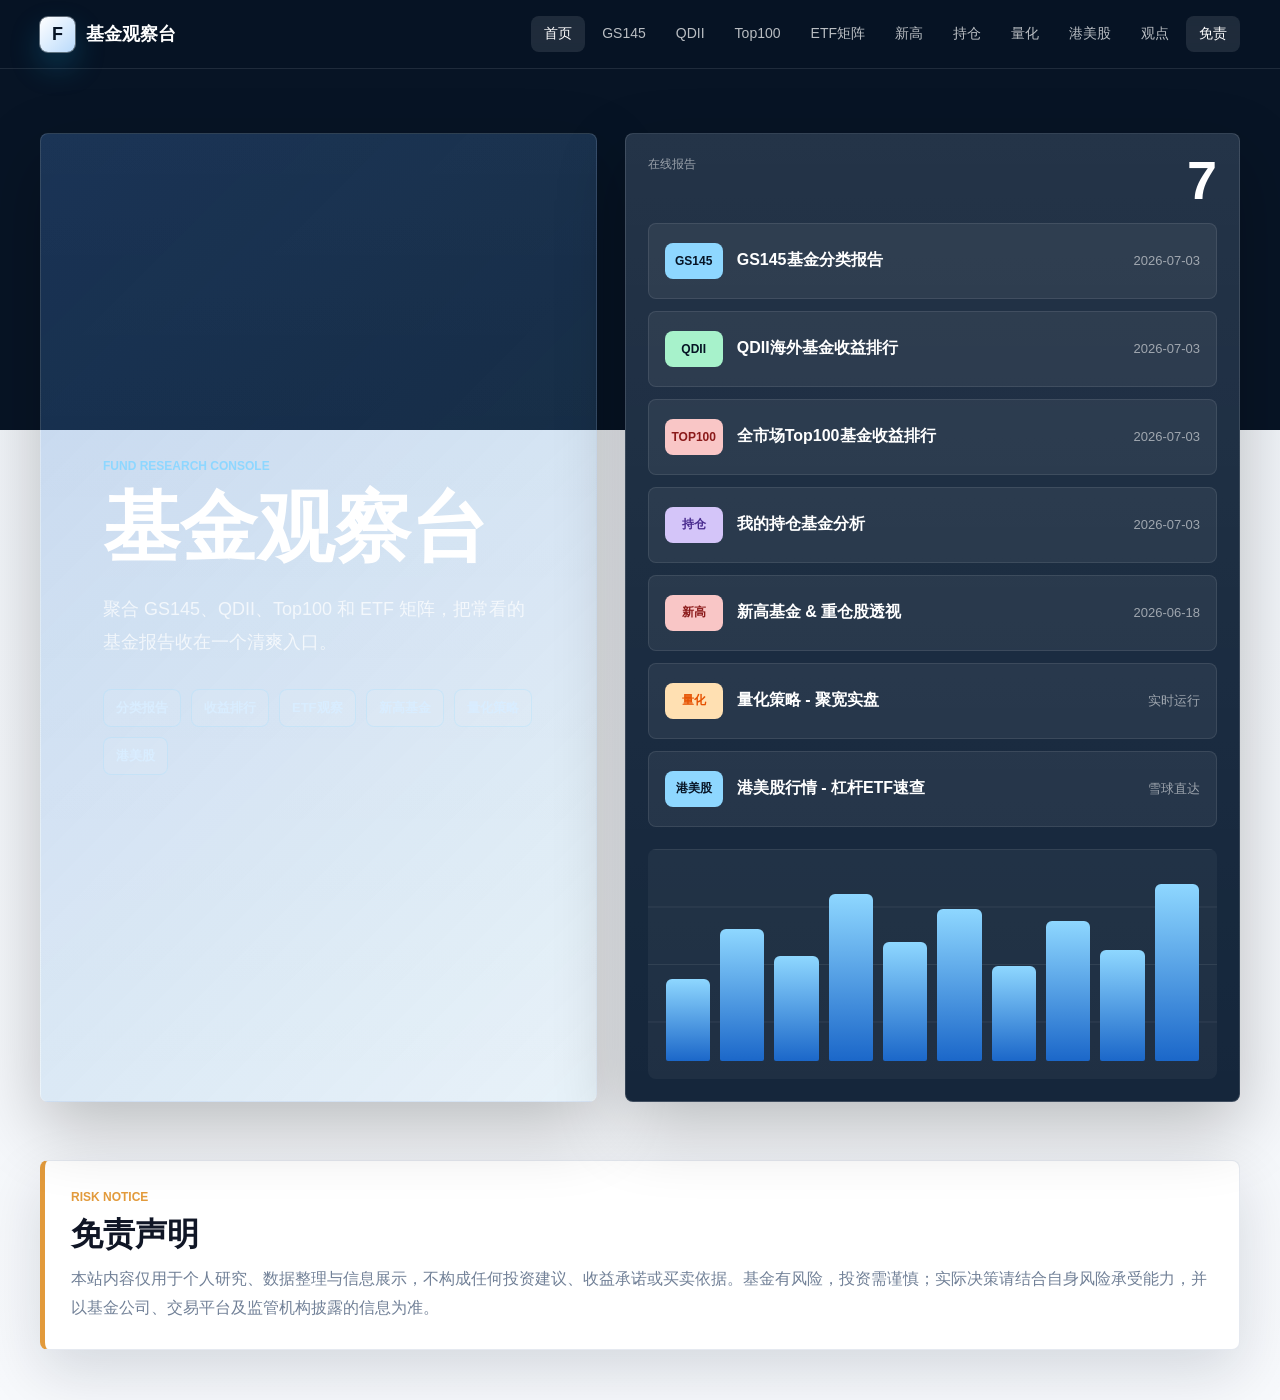
<file: index.html>
<!DOCTYPE html>
<html lang="zh-CN">
<head>
  <meta charset="UTF-8">
  <meta name="viewport" content="width=device-width, initial-scale=1.0">
  <title>基金观察台</title>
  <link rel="stylesheet" href="assets/site.css">
</head>
<body>
  <script src="assets/nav.js"></script>

  <main>
    <section class="dashboard-hero">
      <div class="hero-command">
        <p class="eyebrow">Fund Research Console</p>
        <h1>基金观察台</h1>
        <p class="hero-summary">聚合 GS145、QDII、Top100 和 ETF 矩阵，把常看的基金报告收在一个清爽入口。</p>
        <div class="hero-tags" aria-label="站点能力">
          <span>分类报告</span>
          <span>收益排行</span>
          <span>ETF观察</span>
          <span>新高基金</span>
          <span>量化策略</span>
          <span>港美股</span>
        </div>
      </div>

      <aside class="overview-board" aria-label="报告概览">
        <div class="board-header">
          <span class="panel-label">在线报告</span>
          <strong>7</strong>
        </div>
        <div class="board-list">
          <a class="board-item" href="pages/gs145.html">
            <span class="item-code">GS145</span>
            <span class="item-title">GS145基金分类报告</span>
            <span class="item-meta">2026-07-03</span>
          </a>
          <a class="board-item" href="pages/qdii.html">
            <span class="item-code accent">QDII</span>
            <span class="item-title">QDII海外基金收益排行</span>
            <span class="item-meta">2026-07-03</span>
          </a>
          <a class="board-item" href="pages/top100.html">
            <span class="item-code accent2">TOP100</span>
            <span class="item-title">全市场Top100基金收益排行</span>
            <span class="item-meta">2026-07-03</span>
          </a>
          <a class="board-item" href="pages/holding.html">
            <span class="item-code accent3">持仓</span>
            <span class="item-title">我的持仓基金分析</span>
            <span class="item-meta">2026-07-03</span>
          </a>
          <a class="board-item" href="pages/new_high.html">
            <span class="item-code accent2">新高</span>
            <span class="item-title">新高基金 &amp; 重仓股透视</span>
            <span class="item-meta">2026-06-18</span>
          </a>
          <a class="board-item" href="pages/quant_strategy.html">
            <span class="item-code accent4">量化</span>
            <span class="item-title">量化策略 - 聚宽实盘</span>
            <span class="item-meta">实时运行</span>
          </a>
          <a class="board-item" href="pages/market_watch.html">
            <span class="item-code">港美股</span>
            <span class="item-title">港美股行情 - 杠杆ETF速查</span>
            <span class="item-meta">雪球直达</span>
          </a>
        </div>
        <div class="pulse-grid" aria-hidden="true">
          <span style="height: 42%"></span>
          <span style="height: 68%"></span>
          <span style="height: 54%"></span>
          <span style="height: 86%"></span>
          <span style="height: 61%"></span>
          <span style="height: 78%"></span>
          <span style="height: 49%"></span>
          <span style="height: 72%"></span>
          <span style="height: 57%"></span>
          <span style="height: 91%"></span>
        </div>
      </aside>
    </section>

    <section class="disclaimer" id="disclaimer">
      <span class="disclaimer-tag">Risk Notice</span>
      <h2>免责声明</h2>
      <p>本站内容仅用于个人研究、数据整理与信息展示，不构成任何投资建议、收益承诺或买卖依据。基金有风险，投资需谨慎；实际决策请结合自身风险承受能力，并以基金公司、交易平台及监管机构披露的信息为准。</p>
    </section>
  </main>
</body>
</html>
</file>
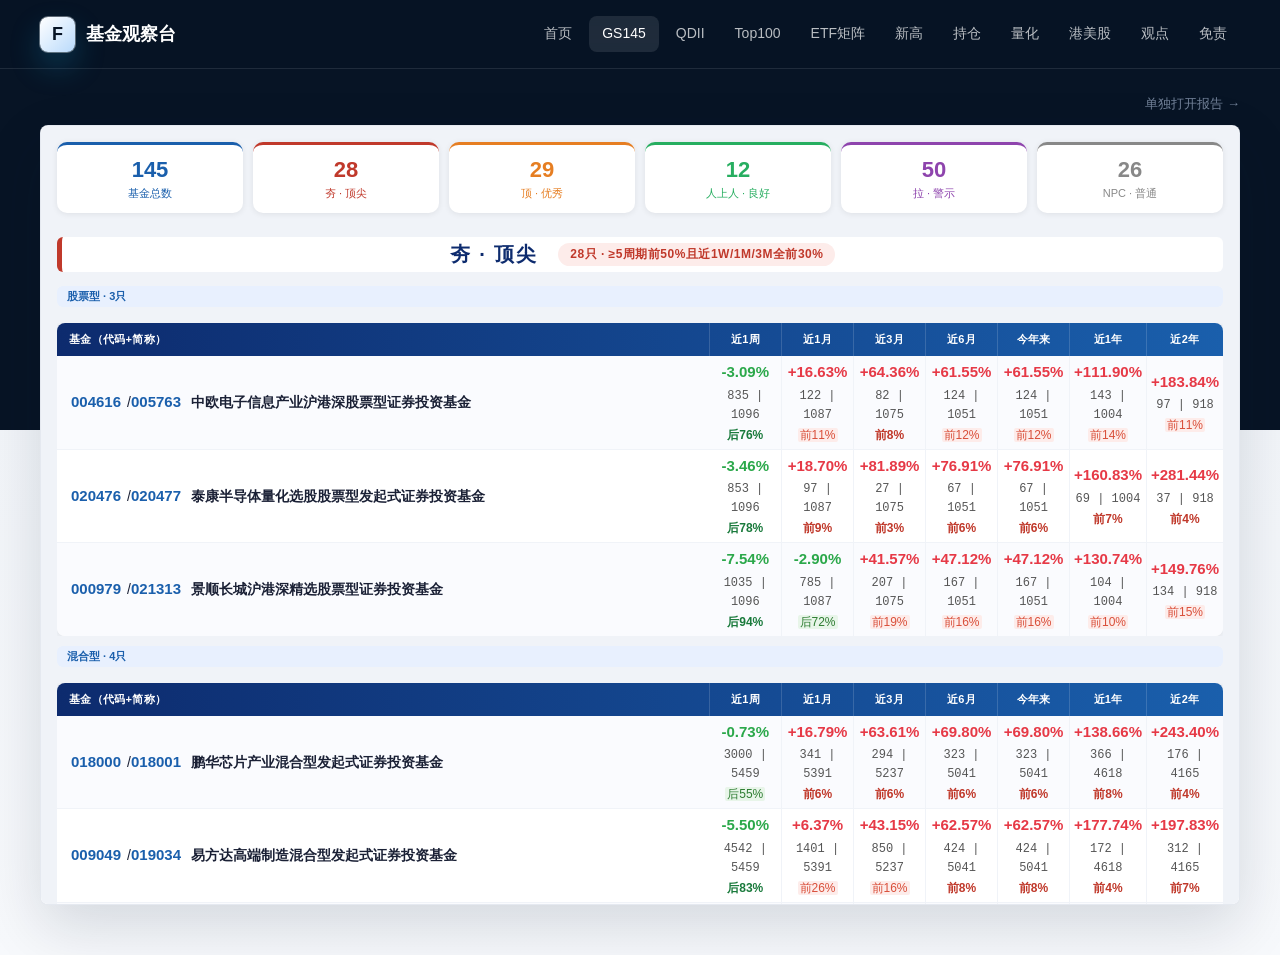
<file: pages/gs145.html>
<!DOCTYPE html>
<html lang="zh-CN">
<head>
  <meta charset="UTF-8">
  <meta name="viewport" content="width=device-width, initial-scale=1.0">
  <title>GS145基金分类报告 - 基金观察台</title>
  <link rel="stylesheet" href="../assets/site.css">
  <style>
    .report-toolbar {
      display: flex;
      justify-content: flex-end;
      margin-bottom: 12px;
    }
    .report-toolbar a {
      font-size: 13px;
      color: var(--muted);
      text-decoration: none;
    }
    .report-toolbar a:hover {
      color: var(--blue);
    }
    .report-frame-wrap {
      height: calc(100vh - 120px);
      min-height: 720px;
    }
  </style>
</head>
<body>
  <script src="../assets/nav.js"></script>

  <main class="report-shell">
    <div class="report-toolbar">
      <a href="../reports/gs_145fund_report.html" target="_blank" rel="noopener">单独打开报告 →</a>
    </div>
    <section class="report-frame-wrap" aria-label="GS145基金分类报告内容">
      <iframe class="report-frame" src="../reports/gs_145fund_report.html" title="GS145基金分类报告"></iframe>
    </section>
  </main>
</body>
</html>
</file>
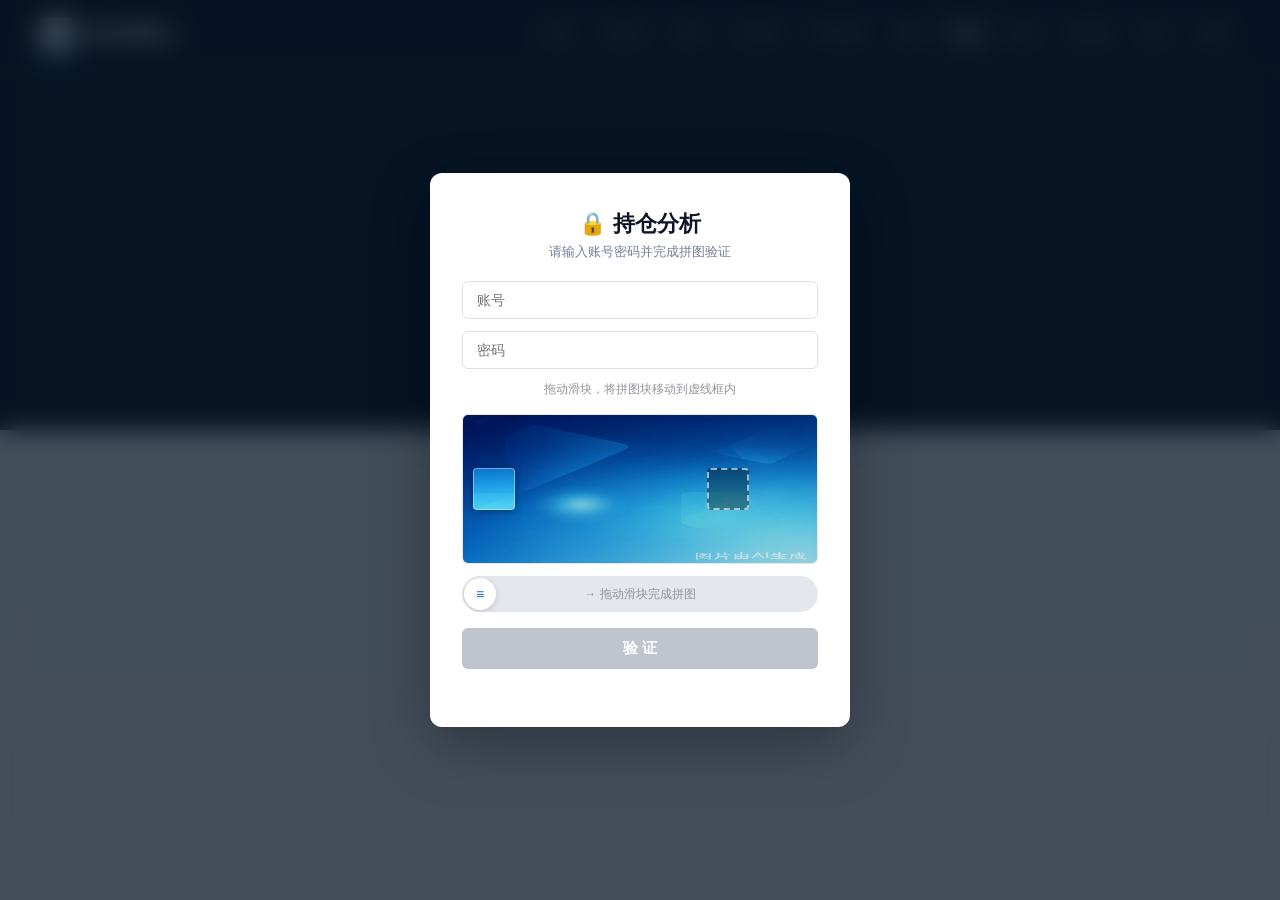
<file: pages/holding.html>
<!DOCTYPE html>
<html lang="zh-CN">
<head>
  <meta charset="UTF-8">
  <meta name="viewport" content="width=device-width, initial-scale=1.0">
  <title>我的持仓 - 基金观察台</title>
  <link rel="stylesheet" href="../assets/site.css">
  <style>
    .report-toolbar {
      display: flex;
      justify-content: flex-end;
      margin-bottom: 12px;
    }
    .report-toolbar a {
      font-size: 13px;
      color: var(--muted);
      text-decoration: none;
    }
    .report-toolbar a:hover {
      color: var(--blue);
    }
    .report-frame-wrap {
      height: calc(100vh - 120px);
      min-height: 720px;
    }

    /* ========== 登录验证层 ========== */
    .login-overlay {
      position: fixed;
      inset: 0;
      z-index: 1000;
      background: rgba(7, 20, 37, 0.75);
      backdrop-filter: blur(12px);
      display: flex;
      align-items: center;
      justify-content: center;
    }
    .login-overlay.hidden {
      display: none;
    }

    .login-card {
      background: #fff;
      border-radius: 12px;
      padding: 36px 32px 28px;
      width: 420px;
      max-width: 96vw;
      box-shadow: 0 20px 60px rgba(0,0,0,0.3);
      text-align: center;
    }
    .login-card h2 {
      margin: 0 0 4px;
      font-size: 22px;
      color: var(--ink);
    }
    .login-card .sub {
      margin: 0 0 20px;
      font-size: 13px;
      color: var(--muted);
    }

    .login-card input {
      width: 100%;
      padding: 10px 14px;
      margin-bottom: 12px;
      border: 1px solid #dcdfe6;
      border-radius: 6px;
      font-size: 14px;
      outline: none;
      transition: border-color 0.2s;
    }
    .login-card input:focus {
      border-color: var(--blue);
      box-shadow: 0 0 0 2px rgba(27,103,201,0.1);
    }

    /* ========== 拼图滑块 ========== */
    .puzzle-box {
      position: relative;
      width: 100%;
      height: 150px;
      margin: 16px 0 12px;
      background: #f5f7fa;
      border-radius: 6px;
      overflow: hidden;
      border: 1px solid #e4e7ed;
    }
    .puzzle-bg {
      position: absolute;
      inset: 0;
      background-size: cover;
      background-position: center;
      filter: brightness(0.9);
    }
    .puzzle-hole {
      position: absolute;
      width: 42px;
      height: 42px;
      background: rgba(0,0,0,0.35);
      border: 2px dashed rgba(255,255,255,0.6);
      border-radius: 4px;
      z-index: 1;
    }
    .puzzle-piece {
      position: absolute;
      width: 42px;
      height: 42px;
      border-radius: 4px;
      cursor: grab;
      z-index: 2;
      box-shadow: 0 2px 8px rgba(0,0,0,0.3);
      border: 1px solid rgba(255,255,255,0.4);
    }
    .puzzle-piece:active {
      cursor: grabbing;
    }
    .puzzle-piece.verified {
      border-color: #67c23a;
      box-shadow: 0 0 0 3px rgba(103,194,58,0.3);
    }

    /* 滑块轨道 */
    .slider-track-wrap {
      position: relative;
      width: 100%;
      height: 36px;
      margin: 12px 0 16px;
      background: #e4e7ed;
      border-radius: 18px;
      overflow: hidden;
    }
    .slider-fill {
      position: absolute;
      left: 0;
      top: 0;
      bottom: 0;
      width: 0;
      background: linear-gradient(90deg, #c6e0ff, #a8d1ff);
      border-radius: 18px 0 0 18px;
      transition: width 0.1s linear;
    }
    .slider-thumb {
      position: absolute;
      left: 2px;
      top: 2px;
      width: 32px;
      height: 32px;
      background: #fff;
      border-radius: 50%;
      box-shadow: 0 2px 6px rgba(0,0,0,0.15);
      cursor: grab;
      display: flex;
      align-items: center;
      justify-content: center;
      font-size: 14px;
      color: var(--blue);
      z-index: 2;
      transition: background 0.3s;
    }
    .slider-thumb:active {
      cursor: grabbing;
    }
    .slider-thumb.verified {
      background: #67c23a;
      color: #fff;
    }
    .slider-text {
      position: absolute;
      inset: 0;
      display: flex;
      align-items: center;
      justify-content: center;
      font-size: 12px;
      color: #909399;
      pointer-events: none;
    }

    /* 登录按钮 */
    .login-btn {
      width: 100%;
      padding: 11px 0;
      border: none;
      border-radius: 6px;
      font-size: 15px;
      font-weight: 600;
      cursor: pointer;
      background: #c0c4cc;
      color: #fff;
      transition: background 0.25s;
    }
    .login-btn.ready {
      background: var(--blue);
    }
    .login-btn.ready:hover {
      background: #1659ad;
    }

    .login-err {
      margin-top: 10px;
      font-size: 13px;
      color: var(--red);
      min-height: 20px;
    }

    .puzzle-tip {
      font-size: 12px;
      color: #909399;
      margin-bottom: 8px;
    }
  </style>
</head>
<body>
  <!-- ========== 登录验证层 ========== -->
  <div id="login-overlay" class="login-overlay">
    <div class="login-card">
      <h2>🔒 持仓分析</h2>
      <p class="sub">请输入账号密码并完成拼图验证</p>

      <input type="text" id="user-input" placeholder="账号" autocomplete="off">
      <input type="password" id="pass-input" placeholder="密码" autocomplete="off">

      <p class="puzzle-tip">拖动滑块，将拼图块移动到虚线框内</p>
      <div class="puzzle-box" id="puzzle-box">
        <div class="puzzle-bg" id="puzzle-bg"></div>
        <div class="puzzle-hole" id="puzzle-hole"></div>
        <div class="puzzle-piece" id="puzzle-piece"></div>
      </div>

      <div class="slider-track-wrap" id="slider-track">
        <div class="slider-fill" id="slider-fill"></div>
        <div class="slider-text" id="slider-text">→ 拖动滑块完成拼图</div>
        <div class="slider-thumb" id="slider-thumb">≡</div>
      </div>

      <button id="login-btn" class="login-btn" disabled>验 证</button>
      <div class="login-err" id="login-err"></div>
    </div>
  </div>

  <!-- ========== 主内容（通过后显示）========== -->
  <script src="../assets/nav.js"></script>

  <main class="report-shell" id="main-content" style="display:none">
    <div class="report-toolbar">
      <a href="../reports/my_holding_report.html" target="_blank" rel="noopener">单独打开报告 →</a>
    </div>
    <section class="report-frame-wrap" aria-label="我的持仓基金分析">
      <iframe class="report-frame" src="../reports/my_holding_report.html" title="我的持仓基金分析"></iframe>
    </section>
  </main>

  <script>
  (function() {
    var USER = 'cbj';
    var PASS = 'cbj';
    var BG_IMG = '../assets/Abstract_financial_technology__2026-06-18T04-02-26.png';

    // 每次访问都需要验证（不做持久化）

    // ===== 拼图滑块逻辑 =====
    var puzzleBox = document.getElementById('puzzle-box');
    var puzzleBg = document.getElementById('puzzle-bg');
    var puzzleHole = document.getElementById('puzzle-hole');
    var puzzlePiece = document.getElementById('puzzle-piece');
    var sliderTrack = document.getElementById('slider-track');
    var sliderFill = document.getElementById('slider-fill');
    var sliderThumb = document.getElementById('slider-thumb');
    var sliderText = document.getElementById('slider-text');
    var loginBtn = document.getElementById('login-btn');
    var errEl = document.getElementById('login-err');
    var userInput = document.getElementById('user-input');
    var passInput = document.getElementById('pass-input');
    var overlay = document.getElementById('login-overlay');

    var sliderVerified = false;
    var dragging = false;
    var startX = 0;
    var startLeft = 0;
    var maxLeft = 0;
    var targetX = 0;
    var pieceStartX = 10;
    var PIECE_SIZE = 42;
    var TOLERANCE = 5;

    // 预加载背景图，确保图片可用后再初始化拼图
    function preloadImage(url, cb) {
      var img = new Image();
      img.onload = function() { cb(true); };
      img.onerror = function() { cb(false); };
      img.src = url;
    }

    // 初始化拼图
    function initPuzzle() {
      var boxW = puzzleBox.clientWidth;
      var boxH = puzzleBox.clientHeight;
      if (boxW <= 0 || boxH <= 0) {
        // DOM 尺寸还没就绪，稍后重试
        setTimeout(initPuzzle, 100);
        return;
      }

      // 设置背景图
      puzzleBg.style.backgroundImage = 'url(' + BG_IMG + ')';
      puzzleBg.style.backgroundSize = boxW + 'px ' + boxH + 'px';

      // 随机生成目标位置（右侧区域）
      var minTarget = Math.floor(boxW * 0.5);
      var maxTarget = boxW - PIECE_SIZE - 10;
      if (maxTarget <= minTarget) maxTarget = minTarget + 1;
      targetX = Math.floor(minTarget + Math.random() * (maxTarget - minTarget));

      // 拼图垂直居中
      var pieceTop = Math.floor((boxH - PIECE_SIZE) / 2);

      // 设置目标框位置
      puzzleHole.style.left = targetX + 'px';
      puzzleHole.style.top = pieceTop + 'px';

      // 设置拼图片初始位置和裁剪
      puzzlePiece.style.left = pieceStartX + 'px';
      puzzlePiece.style.top = pieceTop + 'px';
      puzzlePiece.style.backgroundImage = 'url(' + BG_IMG + ')';
      puzzlePiece.style.backgroundPosition = (-targetX) + 'px -' + pieceTop + 'px';
      puzzlePiece.style.backgroundSize = boxW + 'px ' + boxH + 'px';

      // 计算滑块最大值
      maxLeft = sliderTrack.clientWidth - sliderThumb.clientWidth - 4;
      if (maxLeft <= 0) maxLeft = 200;
    }

    // 拼图片可移动范围（全宽）
    function getPieceRange() {
      return puzzleBox.clientWidth - PIECE_SIZE - 20;
    }

    // 设置滑块位置（同时移动拼图片），不在此处做验证判断
    function setSliderPos(px) {
      px = Math.max(2, Math.min(maxLeft + 2, px));
      sliderThumb.style.left = px + 'px';
      sliderFill.style.width = px + 'px';

      // 同步移动拼图片：滑块全范围 → 拼图框全宽度
      var progress = (px - 2) / maxLeft;
      var pieceX = pieceStartX + progress * getPieceRange();
      puzzlePiece.style.left = pieceX + 'px';
    }

    // 只在松手时验证位置
    function verifyPiecePos(pieceX) {
      if (Math.abs(pieceX - targetX) <= TOLERANCE) {
        sliderVerified = true;
        sliderThumb.classList.add('verified');
        puzzlePiece.classList.add('verified');
        sliderText.textContent = '✓ 验证通过';
        checkReady();
        return true;
      }
      return false;
    }

    // 事件处理
    sliderThumb.addEventListener('mousedown', function(e) {
      if (sliderVerified) return;
      dragging = true;
      startX = e.clientX;
      startLeft = parseInt(sliderThumb.style.left) || 2;
      sliderThumb.style.transition = 'none';
      sliderFill.style.transition = 'none';
      puzzlePiece.style.transition = 'none';
      e.preventDefault();
    });

    document.addEventListener('mousemove', function(e) {
      if (!dragging || sliderVerified) return;
      var dx = e.clientX - startX;
      setSliderPos(startLeft + dx);
    });

    document.addEventListener('mouseup', function() {
      if (!dragging) return;
      dragging = false;
      sliderThumb.style.transition = 'left 0.3s ease';
      sliderFill.style.transition = 'width 0.3s ease';
      puzzlePiece.style.transition = 'left 0.3s ease';

      if (!sliderVerified) {
        // 松手时验证拼图位置
        var curX = parseFloat(puzzlePiece.style.left) || pieceStartX;
        if (!verifyPiecePos(curX)) {
          setSliderPos(2);
        }
      }
    });

    // 触摸支持
    sliderThumb.addEventListener('touchstart', function(e) {
      if (sliderVerified) return;
      dragging = true;
      startX = e.touches[0].clientX;
      startLeft = parseInt(sliderThumb.style.left) || 2;
      sliderThumb.style.transition = 'none';
      sliderFill.style.transition = 'none';
      puzzlePiece.style.transition = 'none';
      e.preventDefault();
    });

    document.addEventListener('touchmove', function(e) {
      if (!dragging || sliderVerified) return;
      var dx = e.touches[0].clientX - startX;
      setSliderPos(startLeft + dx);
    });

    document.addEventListener('touchend', function() {
      if (!dragging) return;
      dragging = false;
      sliderThumb.style.transition = 'left 0.3s ease';
      sliderFill.style.transition = 'width 0.3s ease';
      puzzlePiece.style.transition = 'left 0.3s ease';

      if (!sliderVerified) {
        var curX = parseFloat(puzzlePiece.style.left) || pieceStartX;
        if (!verifyPiecePos(curX)) {
          setSliderPos(2);
        }
      }
    });

    // ===== 登录按钮状态 =====
    function checkReady() {
      var hasUser = userInput.value.trim() !== '';
      var hasPass = passInput.value.trim() !== '';
      if (sliderVerified && hasUser && hasPass) {
        loginBtn.classList.add('ready');
        loginBtn.disabled = false;
      } else {
        loginBtn.classList.remove('ready');
        loginBtn.disabled = true;
      }
    }

    userInput.addEventListener('input', checkReady);
    passInput.addEventListener('input', checkReady);

    // ===== 登录验证 =====
    loginBtn.addEventListener('click', function() {
      var u = userInput.value.trim();
      var p = passInput.value.trim();

      if (u !== USER || p !== PASS) {
        errEl.textContent = '账号或密码错误，请重试';
        return;
      }

      if (!sliderVerified) {
        errEl.textContent = '请先完成拼图验证';
        return;
      }

      errEl.textContent = '';
      showContent();
    });

    passInput.addEventListener('keydown', function(e) {
      if (e.key === 'Enter' && !loginBtn.disabled) {
        loginBtn.click();
      }
    });

    function showContent() {
      var el = document.getElementById('login-overlay');
      if (el) el.classList.add('hidden');
      el = document.getElementById('main-content');
      if (el) el.style.display = '';
    }

    // 预加载背景图，加载完成后初始化拼图
    preloadImage(BG_IMG, function(ok) {
      if (!ok) {
        // 图片加载失败，提示用户
        var tip = document.getElementById('slider-text');
        if (tip) tip.textContent = '⚠ 验证图片加载失败，请刷新重试';
        return;
      }
      initPuzzle();
    });

    window.addEventListener('resize', function() {
      maxLeft = sliderTrack.clientWidth - sliderThumb.clientWidth - 4;
      if (!sliderVerified) setSliderPos(2);
    });
  })();
  </script>
</body>
</html>
</file>
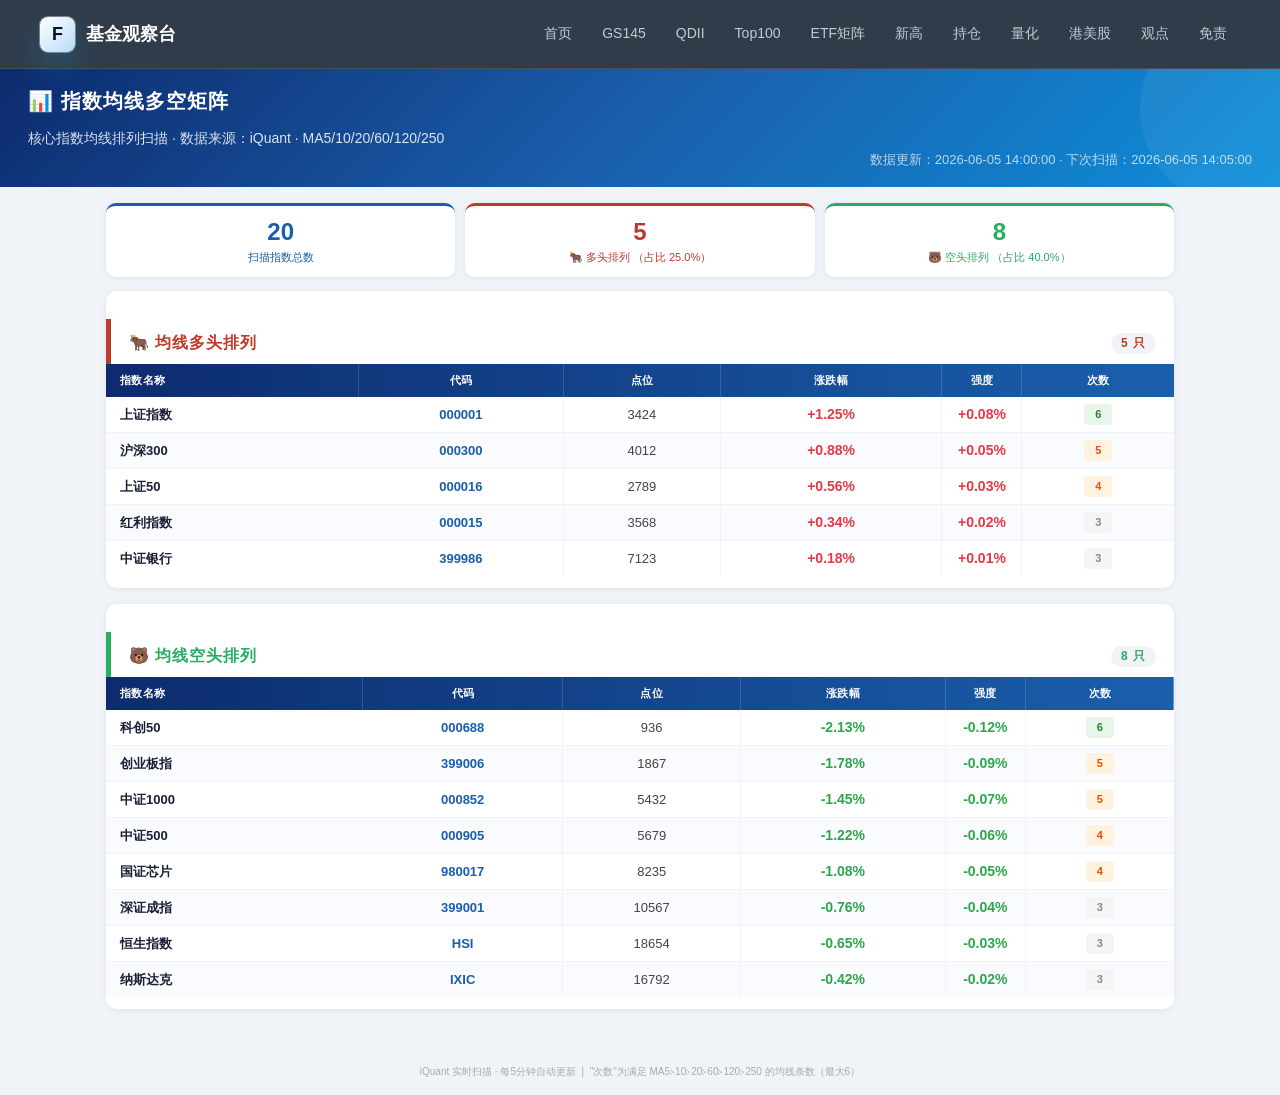
<file: pages/index_pool.html>
<!DOCTYPE html>
<html lang="zh-CN">
<head>
<meta charset="UTF-8">
<meta name="viewport" content="width=device-width, initial-scale=1.0">
<title>指数均线多空矩阵 · 实时扫描</title>
  <link rel="stylesheet" href="../assets/site.css">
<style>
  body { font-family: -apple-system, 'PingFang SC', 'Microsoft YaHei', sans-serif; background: #f0f3f8 !important; color: #1a2035; font-size: 12px; min-height: 100vh; }
  * { margin: 0; padding: 0; box-sizing: border-box; }

  .page-header {
    background: linear-gradient(135deg, #0d2b6e 0%, #1a5fac 50%, #0d8fd9 100%);
    color: white; padding: 22px 28px 18px; position: relative; overflow: hidden;
  }
  .page-header::after { content: ''; position: absolute; right: -60px; top: -60px; width: 200px; height: 200px; border-radius: 50%; background: rgba(255,255,255,0.06); }
  .page-header h1 { font-size: 20px; font-weight: 700; letter-spacing: 1px; }
  .page-header .sub { font-size: 14px; opacity: 0.85; margin-top: 6px; }
  .page-header .time { font-size: 13px; opacity: 0.7; margin-top: 3px; text-align: right; }

  .main { padding: 16px; max-width: 1100px; margin: 0 auto; }

  .stats-row { display: flex; gap: 10px; margin-bottom: 14px; flex-wrap: wrap; }
  .stat-card { background: white; border-radius: 10px; padding: 12px 18px; flex: 1; min-width: 130px; box-shadow: 0 1px 6px rgba(0,0,0,0.08); border-top: 3px solid; text-align: center; }
  .stat-card .val { font-size: 24px; font-weight: 700; line-height: 1.2; }
  .stat-card .lbl { font-size: 11px; margin-top: 3px; }
  .stat-card.red    { border-color: #c0392b; }
  .stat-card.red .val, .stat-card.red .lbl { color: #c0392b; }
  .stat-card.green  { border-color: #27ae60; }
  .stat-card.green .val, .stat-card.green .lbl { color: #27ae60; }
  .stat-card.blue   { border-color: #1a5fac; }
  .stat-card.blue .val, .stat-card.blue .lbl { color: #1a5fac; }

  .section { background: white; border-radius: 10px; box-shadow: 0 1px 6px rgba(0,0,0,0.07); overflow: hidden; margin-bottom: 16px; }
  .sec-hd { padding: 14px 18px 10px; font-size: 16px; font-weight: 800; letter-spacing: 1px; display: flex; align-items: center; gap: 8px; border-left: 5px solid; }
  .sec-hd.bull { border-left-color: #c0392b; color: #c0392b; }
  .sec-hd.bear { border-left-color: #27ae60; color: #27ae60; }
  .sec-hd .cnt { font-size: 12px; font-weight: 600; margin-left: auto; background: #f0f3f8; padding: 2px 10px; border-radius: 12px; }

  table { width: 100%; border-collapse: collapse; font-size: 13px; }
  thead tr { background: linear-gradient(90deg, #0d2b6e, #1a5fac); color: white; }
  thead th { padding: 9px 8px; font-size: 11px; font-weight: 600; text-align: center; white-space: nowrap; letter-spacing: 0.3px; border-right: 1px solid rgba(255,255,255,0.15); }
  thead th:last-child { border-right: none; }
  thead th:first-child { text-align: left; padding-left: 14px; }
  thead th:nth-child(2) { text-align: center; }
  tbody tr { border-bottom: 1px solid #f0f3f8; transition: all 0.2s ease; }
  tbody tr:last-child { border-bottom: none; }
  tbody tr:hover { background: #f6f9ff !important; transform: translateX(6px); box-shadow: 0 2px 12px rgba(26,95,172,0.10); }
  tbody tr:nth-child(even) { background: #fafbfe; }
  tbody tr:nth-child(odd) { background: #fff; }
  td { padding: 7px 8px; text-align: center; vertical-align: middle; border-right: 1px solid #f0f3f8; line-height: 1.5; }
  td:last-child { border-right: none; }
  td:first-child { text-align: left; padding-left: 14px; border-right: none; }

  .rk { font-size: 12px; color: #999; width: 36px; }
  .str { font-size: 14px; font-weight: 700; width: 80px; }
  .str.up { color: #e63946; }
  .str.dn { color: #2ba84a; }
  .ma-badge { display: inline-block; padding: 2px 8px; border-radius: 4px; font-size: 11px; font-weight: 700; min-width: 28px; }
  .ma-badge.hi { background: #e8f5e9; color: #2e7d32; }
  .ma-badge.mid { background: #fff3e0; color: #e65100; }
  .ma-badge.lo { background: #f5f5f5; color: #888; }
  .nm { font-weight: 600; color: #1a2035; font-size: 13px; }
  .cd { color: #1a5fac; font-size: 13px; font-weight: 600; }
  .cd a { color: #1a5fac; text-decoration: none; }
  .cd a:hover { text-decoration: underline; }
  .pt { font-size: 13px; font-weight: 500; color: #444; font-variant-numeric: tabular-nums; }
  .ch { font-weight: 700; font-size: 14px; }
  .ch.up { color: #e63946; }
  .ch.dn { color: #2ba84a; }

  .page-footer { text-align: center; color: #aaa; font-size: 10px; padding: 16px; margin-top: 8px; }
  .empty-row td { text-align: center !important; color: #ccc; padding: 40px !important; }

  @media (max-width: 700px) {
    .stats-row { flex-direction: column; }
  }
</style>
</head>
<body>

  <script src="../assets/nav.js"></script>

<div class="page-header">
  <h1>📊 指数均线多空矩阵</h1>
  <div class="sub">核心指数均线排列扫描 · 数据来源：iQuant · MA5/10/20/60/120/250</div>
  <div class="time" id="hdrTime">--</div>
</div>

<div class="main">
  <div class="stats-row">
    <div class="stat-card blue">
      <div class="val" id="totalS">--</div>
      <div class="lbl">扫描指数总数</div>
    </div>
    <div class="stat-card red">
      <div class="val" id="bullN">--</div>
      <div class="lbl">🐂 多头排列 （占比 <span id="bullP">--</span>）</div>
    </div>
    <div class="stat-card green">
      <div class="val" id="bearN">--</div>
      <div class="lbl">🐻 空头排列 （占比 <span id="bearP">--</span>）</div>
    </div>
  </div>

  <!-- 多头 -->
  <div class="section">
    <div class="sec-hd bull">🐂 均线多头排列 <span class="cnt" id="bullCnt">--</span></div>
    <table>
      <thead><tr><th>指数名称</th><th>代码</th><th>点位</th><th>涨跌幅</th><th>强度</th><th>次数</th></tr></thead>
      <tbody id="bullTb"></tbody>
    </table>
  </div>

  <!-- 空头 -->
  <div class="section">
    <div class="sec-hd bear">🐻 均线空头排列 <span class="cnt" id="bearCnt">--</span></div>
    <table>
      <thead><tr><th>指数名称</th><th>代码</th><th>点位</th><th>涨跌幅</th><th>强度</th><th>次数</th></tr></thead>
      <tbody id="bearTb"></tbody>
    </table>
  </div>
</div>

<div class="page-footer">
  iQuant 实时扫描 · 每5分钟自动更新 &nbsp;|&nbsp; "次数"为满足 MA5≻10≻20≻60≻120≻250 的均线条数（最大6）
</div>

<script>
// ═══ 数据内嵌 ═══
const DATA = {"updateTime":"2026-06-05 14:00:00","nextScan":"2026-06-05 14:05:00","summary":{"bullCount":5,"bullPct":"25.0%","bearCount":8,"bearPct":"40.0%","totalScanned":20},"bullIndices":[{"rank":1,"strength":"+0.08%","maCount":6,"name":"上证指数","code":"000001","point":3423.56,"change":"+1.25%"},{"rank":2,"strength":"+0.05%","maCount":5,"name":"沪深300","code":"000300","point":4012.38,"change":"+0.88%"},{"rank":3,"strength":"+0.03%","maCount":4,"name":"上证50","code":"000016","point":2789.15,"change":"+0.56%"},{"rank":4,"strength":"+0.02%","maCount":3,"name":"红利指数","code":"000015","point":3567.82,"change":"+0.34%"},{"rank":5,"strength":"+0.01%","maCount":3,"name":"中证银行","code":"399986","point":7123.45,"change":"+0.18%"}],"bearIndices":[{"rank":1,"strength":"-0.12%","maCount":6,"name":"科创50","code":"000688","point":935.72,"change":"-2.13%"},{"rank":2,"strength":"-0.09%","maCount":5,"name":"创业板指","code":"399006","point":1867.34,"change":"-1.78%"},{"rank":3,"strength":"-0.07%","maCount":5,"name":"中证1000","code":"000852","point":5432.18,"change":"-1.45%"},{"rank":4,"strength":"-0.06%","maCount":4,"name":"中证500","code":"000905","point":5678.90,"change":"-1.22%"},{"rank":5,"strength":"-0.05%","maCount":4,"name":"国证芯片","code":"980017","point":8234.56,"change":"-1.08%"},{"rank":6,"strength":"-0.04%","maCount":3,"name":"深证成指","code":"399001","point":10567.23,"change":"-0.76%"},{"rank":7,"strength":"-0.03%","maCount":3,"name":"恒生指数","code":"HSI","point":18654.30,"change":"-0.65%"},{"rank":8,"strength":"-0.02%","maCount":3,"name":"纳斯达克","code":"IXIC","point":16792.45,"change":"-0.42%"}]};

function badgeCls(n) { if (n>=6) return 'hi'; if (n>=4) return 'mid'; return 'lo'; }

function xueqiuUrl(code) {
  // A股指数: SH 0xxxxx, SZ 3xxxxx/9xxxxx
  if (/^\d{6}$/.test(code)) {
    if (code.startsWith('0') || code.startsWith('5') || code.startsWith('6')) {
      return 'https://xueqiu.com/S/SH' + code;
    }
    return 'https://xueqiu.com/S/SZ' + code;
  }
  // 港股/美股指数: 搜索链接
  return 'https://xueqiu.com/S/' + code;
}

function render(tb, indices, isBull) {
  if (!indices.length) {
    tb.innerHTML = '<tr class="empty-row"><td colspan="6">暂无数据</td></tr>';
    return;
  }
  tb.innerHTML = indices.map(function(f) {
    var pt = typeof f.point==='number' ? f.point.toFixed(0) : f.point;
    var xq = xueqiuUrl(f.code);
    return '<tr>'
      + '<td class="nm">' + f.name + '</td>'
      + '<td class="cd"><a href="' + xq + '" target="_blank" title="在雪球查看">' + f.code + '</a></td>'
      + '<td class="pt">' + pt + '</td>'
      + '<td class="ch ' + (f.change.startsWith('+')?'up':'dn') + '">' + f.change + '</td>'
      + '<td class="str ' + (isBull?'up':'dn') + '">' + f.strength + '</td>'
      + '<td><span class="ma-badge ' + badgeCls(f.maCount) + '">' + f.maCount + '</span></td>'
      + '</tr>';
  }).join('');
}

(function() {
  var d = DATA;
  document.getElementById('hdrTime').textContent = '数据更新：' + d.updateTime + ' · 下次扫描：' + d.nextScan;
  document.getElementById('totalS').textContent = d.summary.totalScanned;
  document.getElementById('bullN').textContent = d.summary.bullCount;
  document.getElementById('bullP').textContent = d.summary.bullPct;
  document.getElementById('bearN').textContent = d.summary.bearCount;
  document.getElementById('bearP').textContent = d.summary.bearPct;
  document.getElementById('bullCnt').textContent = d.summary.bullCount + ' 只';
  document.getElementById('bearCnt').textContent = d.summary.bearCount + ' 只';
  render(document.getElementById('bullTb'), d.bullIndices, true);
  render(document.getElementById('bearTb'), d.bearIndices, false);
})();
</script>
</body>
</html>
</file>
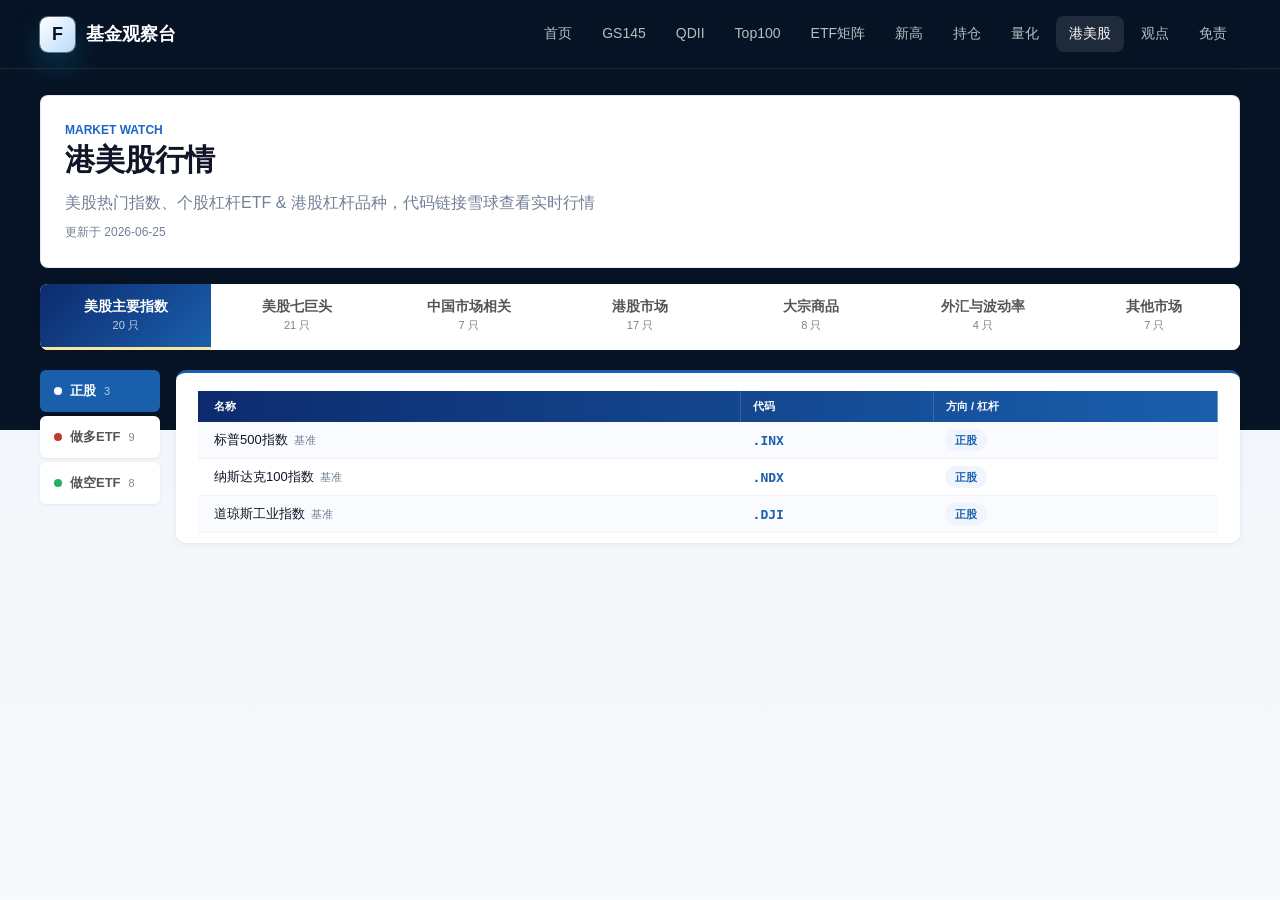
<file: pages/market_watch.html>
<!DOCTYPE html>
<html lang="zh-CN">
<head>
<meta charset="UTF-8">
<meta name="viewport" content="width=device-width, initial-scale=1.0">
<title>港美股行情 - 基金观察台</title>
<link rel="stylesheet" href="../assets/site.css">
<style>
  .tab-bar {
    display: flex;
    gap: 0;
    margin-bottom: 20px;
    background: white;
    border-radius: 8px;
    overflow: hidden;
    box-shadow: 0 1px 6px rgba(0,0,0,0.07);
    flex-wrap: wrap;
  }

  .tab-btn {
    flex: 1;
    min-width: 100px;
    padding: 14px 8px;
    border: none;
    background: white;
    color: #555;
    font-size: 14px;
    font-weight: 600;
    cursor: pointer;
    position: relative;
    transition: all 0.2s;
    border-bottom: 3px solid transparent;
  }

  .tab-btn:hover {
    background: #f6f9ff;
    color: #1a5fac;
  }

  .tab-btn.active {
    background: linear-gradient(135deg, #0d2b6e, #1a5fac);
    color: #fff;
    font-weight: 800;
    border-bottom-color: #f9e79f;
  }

  .tab-count {
    display: block;
    font-size: 11px;
    font-weight: 400;
    opacity: 0.75;
    margin-top: 2px;
  }

  .tab-panel {
    display: none;
  }

  .tab-panel.active {
    display: flex;
    gap: 16px;
  }

  .panel-sidebar {
    width: 120px;
    flex-shrink: 0;
    display: flex;
    flex-direction: column;
    gap: 4px;
  }

  .side-btn {
    display: flex;
    align-items: center;
    gap: 8px;
    width: 100%;
    padding: 12px 14px;
    border: none;
    border-radius: 6px;
    background: white;
    color: #555;
    font-size: 13px;
    font-weight: 600;
    cursor: pointer;
    box-shadow: 0 1px 3px rgba(0,0,0,0.06);
    transition: all 0.2s;
  }

  .side-btn:hover {
    background: #f6f9ff;
    color: #1a5fac;
  }

  .side-btn.active {
    background: #1a5fac;
    color: #fff;
    font-weight: 800;
  }

  .side-btn .dot {
    width: 8px; height: 8px;
    border-radius: 50%;
    flex-shrink: 0;
  }

  .side-btn.stock .dot { background: #1a5fac; }
  .side-btn.long .dot  { background: #c0392b; }
  .side-btn.short .dot { background: #27ae60; }

  .side-btn.active .dot { background: #fff; }

  .side-count {
    font-size: 11px;
    font-weight: 400;
    opacity: 0.7;
  }

  .panel-content {
    flex: 1;
    min-width: 0;
  }

  .panel-content > div {
    display: none;
    background: white;
    border-radius: 10px;
    padding: 18px 22px 10px;
    box-shadow: 0 1px 6px rgba(0,0,0,0.07);
    border-top: 3px solid;
  }

  .panel-content > div.active { display: block; }
  .panel-content > div.stock { border-color: #1a5fac; }
  .panel-content > div.long  { border-color: #c0392b; }
  .panel-content > div.short { border-color: #27ae60; }

  .etf-table {
    width: 100%;
    border-collapse: collapse;
    font-size: 13px;
  }

  .etf-table thead tr {
    background: linear-gradient(90deg, #0d2b6e, #1a5fac);
    color: #fff;
  }

  .etf-table thead th {
    padding: 8px 12px;
    font-size: 11px;
    font-weight: 600;
    text-align: left;
    white-space: nowrap;
    border-right: 1px solid rgba(255,255,255,0.15);
  }

  .etf-table thead th:last-child { border-right: none; }
  .etf-table thead th:first-child { padding-left: 16px; }
  .etf-table thead th:last-child { padding-right: 16px; }

  .etf-table tbody td {
    padding: 7px 12px;
    border-bottom: 1px solid #f0f3f8;
    vertical-align: middle;
  }

  .etf-table tbody td:first-child { padding-left: 16px; }
  .etf-table tbody td:last-child { padding-right: 16px; }

  .etf-table tbody tr {
    transition: all 0.2s ease;
  }

  .etf-table tbody tr:hover {
    background: #f6f9ff !important;
    transform: translateX(6px);
    box-shadow: 0 2px 12px rgba(26,95,172,0.10);
  }

  .etf-table tbody tr.row-even { background: #fafbfe; }
  .etf-table tbody tr.row-odd { background: #fff; }

  .code-link {
    color: #1a5fac;
    text-decoration: none;
    font-weight: 700;
    font-family: 'SF Mono','Consolas',monospace;
    font-size: 13px;
  }

  .code-link:hover { text-decoration: underline; }

  .dir-tag {
    display: inline-flex;
    align-items: center;
    min-height: 22px;
    padding: 0 10px;
    border-radius: 999px;
    font-size: 11px;
    font-weight: 700;
  }

  .dir-tag.long  { background: #fde8e8; color: #c0392b; }
  .dir-tag.short { background: #e8f5e9; color: #27ae60; }
  .dir-tag.spot  { background: #eff4fd; color: #1a5fac; }

  .lev-badge {
    display: inline-flex;
    align-items: center;
    min-height: 20px;
    padding: 0 8px;
    border-radius: 4px;
    font-size: 11px;
    font-weight: 700;
    margin-left: 4px;
  }

  .lev-badge.long  { background: #fde8e8; color: #c0392b; }
  .lev-badge.short { background: #e8f5e9; color: #27ae60; }
  .lev-badge.lev1  { background: #eff4fd; color: #1a5fac; }

  .note-text {
    font-size: 11px;
    color: var(--muted);
    margin-left: 6px;
  }

  @media (max-width: 700px) {
    .tab-bar { flex-wrap: wrap; }
    .tab-btn { min-width: 80px; font-size: 12px; padding: 12px 6px; }
    .tab-panel.active { flex-direction: column; }
    .panel-sidebar { width: 100%; flex-direction: row; gap: 6px; }
    .side-btn { padding: 10px 12px; font-size: 12px; }
    .panel-content > div { padding: 12px 10px 6px; }
    .etf-table { font-size: 12px; }
  }
</style>
</head>
<body>
<script src="../assets/nav.js"></script>

<main class="report-shell">
  <section class="report-heading">
    <div>
      <p class="eyebrow">Market Watch</p>
      <h1>港美股行情</h1>
      <p>美股热门指数、个股杠杆ETF &amp; 港股杠杆品种，代码链接雪球查看实时行情</p>
      <p style="font-size:12px;color:var(--muted);margin-top:4px">更新于 2026-06-25</p>
    </div>
  </section>

  <!-- Tab Bar -->
  <div class="tab-bar" id="tabBar"></div>

  <!-- Tab Panels -->
  <div id="tabPanels"></div>

</main>

<script>
// ============ 数据定义 ============
var WATCH_DATA = [
  // 0: 美股主要指数
  {
    title: '美股主要指数',
    stock: [
      { name: '标普500指数', code: '.INX', note: '基准' },
      { name: '纳斯达克100指数', code: '.NDX', note: '基准' },
      { name: '道琼斯工业指数', code: '.DJI', note: '基准' }
    ],
    long: [
      { name: '标普500ETF-Vanguard', code: 'VOO', lev: '1x' },
      { name: '标普500ETF', code: 'SPY', lev: '1x' },
      { name: '两倍做多标普500', code: 'SSO', lev: '2x' },
      { name: '三倍做多标普500', code: 'UPRO', lev: '3x' },
      { name: '纳指100ETF', code: 'QQQ', lev: '1x' },
      { name: '两倍做多纳指100', code: 'QLD', lev: '2x' },
      { name: '三倍做多纳指100', code: 'TQQQ', lev: '3x' },
      { name: '道指ETF', code: 'DIA', lev: '1x' },
      { name: '三倍做多道指', code: 'UDOW', lev: '3x' }
    ],
    short: [
      { name: '标普500反向ETF', code: 'SH', lev: '-1x' },
      { name: '两倍做空标普500', code: 'SDS', lev: '-2x' },
      { name: '三倍做空标普500', code: 'SPXU', lev: '-3x' },
      { name: '纳指100反向ETF', code: 'PSQ', lev: '-1x' },
      { name: '两倍做空纳指100', code: 'QID', lev: '-2x' },
      { name: '三倍做空纳指100', code: 'SQQQ', lev: '-3x' },
      { name: '道指反向ETF', code: 'DOG', lev: '-1x' },
      { name: '三倍做空道指', code: 'SDOW', lev: '-3x' }
    ]
  },

  // 1: 美股七巨头
  {
    title: '美股七巨头',
    stock: [
      { name: '英伟达', code: 'NVDA', note: 'GPU/AI芯片' },
      { name: '苹果', code: 'AAPL', note: '消费电子' },
      { name: '微软', code: 'MSFT', note: '云计算+AI' },
      { name: '谷歌', code: 'GOOG', note: '搜索+AI' },
      { name: '亚马逊', code: 'AMZN', note: '电商+云' },
      { name: 'Meta', code: 'META', note: '社交+AI' },
      { name: '特斯拉', code: 'TSLA', note: '电动车' }
    ],
    long: [
      { name: '2倍做多英伟达', code: 'NVDL', lev: '2x' },
      { name: '2倍做多苹果', code: 'AAPU', lev: '2x' },
      { name: '2倍做多微软', code: 'MSFU', lev: '2x' },
      { name: '2倍做多谷歌', code: 'GGLL', lev: '2x' },
      { name: '2倍做多亚马逊', code: 'AMZU', lev: '2x' },
      { name: '2倍做多Meta', code: 'FBL', lev: '2x' },
      { name: '2倍做多特斯拉', code: 'TSLL', lev: '2x' }
    ],
    short: [
      { name: '2倍做空英伟达', code: 'NVD', lev: '-2x' },
      { name: '1倍做空苹果', code: 'AAPD', lev: '-1x' },
      { name: '1倍做空微软', code: 'MSFD', lev: '-1x' },
      { name: '1倍做空谷歌', code: 'GGLS', lev: '-1x' },
      { name: '1倍做空亚马逊', code: 'AMZD', lev: '-1x' },
      { name: '1倍做空Meta', code: 'METD', lev: '-1x' },
      { name: '1倍做空特斯拉', code: 'TSLS', lev: '-1x' }
    ]
  },

  // 2: 中国市场相关
  {
    title: '中国市场相关',
    stock: [
      { name: '沪深300指数', code: 'SH000300', note: 'A股基准' },
      { name: '恒生指数', code: 'HSI', note: '港股基准' },
      { name: '恒生科技指数', code: 'HSTECH', note: '港股科技' }
    ],
    long: [
      { name: 'iShares中国大盘股ETF', code: 'FXI', lev: '1x' },
      { name: '3倍做多富时中国50', code: 'YINN', lev: '3x' }
    ],
    short: [
      { name: '富时中国25反向ETF', code: 'YXI', lev: '-1x' },
      { name: '3倍做空富时中国50', code: 'YANG', lev: '-3x' }
    ]
  },

  // 3: 港股市场
  {
    title: '港股市场',
    stock: [
      { name: '盈富基金(恒指)', code: '02800', note: '旗舰ETF' },
      { name: '恒生中国企业ETF', code: '02828', note: 'H股' },
      { name: '南方A50', code: '02822', note: 'A股ETF' },
      { name: '恒生科技ETF', code: '03033', note: '恒科1x' },
      { name: '腾讯控股', code: '00700', note: '港股' },
      { name: '美团', code: '03690', note: '港股' }
    ],
    long: [
      { name: '两倍做多恒指', code: '07200', lev: '2x' },
      { name: '两倍做多恒科', code: '07226', lev: '2x' },
      { name: '两倍做多国指', code: '07288', lev: '2x' },
      { name: '两倍做多沪深300', code: '07233', lev: '2x' },
      { name: '两倍做多海力士', code: '07709', lev: '2x' },
      { name: '两倍做多三星电子', code: '09747', lev: '2x' }
    ],
    short: [
      { name: '一倍做空恒指', code: '07300', lev: '-1x' },
      { name: '两倍做空恒指', code: '07500', lev: '-2x' },
      { name: '两倍做空恒科', code: '07552', lev: '-2x' },
      { name: '两倍做空国指', code: '07588', lev: '-2x' },
      { name: '两倍做空沪深300', code: '07582', lev: '-2x' }
    ]
  },

  // 4: 大宗商品
  {
    title: '大宗商品',
    stock: [
      { name: '美国原油ETF', code: 'USO', note: '追踪WTI' },
      { name: 'SPDR黄金ETF', code: 'GLD', note: '追踪金价' }
    ],
    long: [
      { name: '两倍做多原油', code: 'UCO', lev: '2x' },
      { name: '两倍做多黄金', code: 'UGL', lev: '2x' },
      { name: '南方两倍做多黄金', code: '07299', lev: '2x' }
    ],
    short: [
      { name: '两倍做空原油', code: 'SCO', lev: '-2x' },
      { name: '黄金一倍做空', code: 'DGZ', lev: '-1x' },
      { name: '两倍做空黄金', code: 'GLL', lev: '-2x' }
    ]
  },

  // 5: 外汇与波动率
  {
    title: '外汇与波动率',
    stock: [],
    long: [
      { name: 'DB美元做多ETF', code: 'UUP', lev: '1x' },
      { name: '两倍做多恐慌指数', code: 'UVXY', lev: '2x' }
    ],
    short: [
      { name: 'DB美元做空ETF', code: 'UDN', lev: '-1x' },
      { name: '两倍做空恐慌指数', code: 'SVXY', lev: '-2x' }
    ]
  },

  // 6: 其他市场
  {
    title: '其他市场',
    stock: [],
    long: [
      { name: 'iShares MSCI日本', code: 'EWJ', lev: '1x' },
      { name: '两倍做多日本', code: 'EZJ', lev: '2x' },
      { name: 'Vanguard FTSE欧洲', code: 'VGK', lev: '1x' },
      { name: '三倍做多欧洲', code: 'EURL', lev: '3x' },
      { name: 'VanEck越南', code: 'VNM', lev: '1x' }
    ],
    short: [
      { name: '两倍做空日本', code: 'EWV', lev: '-2x' },
      { name: '两倍做空欧洲', code: 'EPV', lev: '-2x' }
    ]
  }
];

// ============ 渲染 ============
function levClass(lev) {
  if (lev.startsWith('-')) return 'short';
  if (lev === '1x') return 'lev1';
  return 'long';
}

function dirLabel(lev) {
  return lev.startsWith('-') ? '做空' : '做多';
}

function renderTable(items, type) {
  if (!items || !items.length) return '';
  var cls = type === 'long' ? 'long' : type === 'short' ? 'short' : 'spot';
  var rows = items.map(function(it, i) {
    var rowClass = i % 2 === 0 ? 'row-even' : 'row-odd';
    var levCell = type === 'stock'
      ? '<td><span class="dir-tag spot">正股</span></td>'
      : '<td><span class="dir-tag ' + cls + '">' + dirLabel(it.lev) + '</span><span class="lev-badge ' + levClass(it.lev) + '">' + it.lev + '</span></td>';
    return '<tr class="' + rowClass + '">' +
      '<td>' + it.name + (it.note ? '<span class="note-text">' + it.note + '</span>' : '') + '</td>' +
      '<td><a class="code-link" href="https://xueqiu.com/S/' + it.code + '" target="_blank" rel="noopener">' + it.code + '</a></td>' +
      levCell +
      '</tr>';
  }).join('');

  return '<thead><tr><th>名称</th><th>代码</th><th>方向 / 杠杆</th></tr></thead><tbody>' + rows + '</tbody>';
}

function renderPanel(g) {
  var stock = g.stock && g.stock.length ? '<div class="stock active"><table class="etf-table">' + renderTable(g.stock, 'stock') + '</table></div>' : '';
  var long  = g.long && g.long.length   ? '<div class="long"><table class="etf-table">'  + renderTable(g.long, 'long')   + '</table></div>' : '';
  var short = g.short && g.short.length ? '<div class="short"><table class="etf-table">' + renderTable(g.short, 'short') + '</table></div>' : '';

  var stockCount = g.stock ? g.stock.length : 0;
  var longCount  = g.long  ? g.long.length  : 0;
  var shortCount = g.short ? g.short.length : 0;

  var sidebar = '<div class="panel-sidebar">';
  if (stock) sidebar += '<button class="side-btn stock active" onclick="switchSub(this,' + WATCH_DATA.indexOf(g) + ',\'stock\')"><span class="dot"></span>正股<span class="side-count">' + stockCount + '</span></button>';
  if (long)  sidebar += '<button class="side-btn long" onclick="switchSub(this,' + WATCH_DATA.indexOf(g) + ',\'long\')"><span class="dot"></span>做多ETF<span class="side-count">' + longCount + '</span></button>';
  if (short) sidebar += '<button class="side-btn short" onclick="switchSub(this,' + WATCH_DATA.indexOf(g) + ',\'short\')"><span class="dot"></span>做空ETF<span class="side-count">' + shortCount + '</span></button>';
  sidebar += '</div>';

  return sidebar + '<div class="panel-content" id="panelContent' + WATCH_DATA.indexOf(g) + '">' + stock + long + short + '</div>';
}

// 渲染 tab 栏
var tabBarHTML = '';
WATCH_DATA.forEach(function(g, i) {
  var total = (g.stock ? g.stock.length : 0) + (g.long ? g.long.length : 0) + (g.short ? g.short.length : 0);
  tabBarHTML += '<button class="tab-btn" onclick="switchTab(' + i + ')">' + g.title + '<span class="tab-count">' + total + ' 只</span></button>';
});
document.getElementById('tabBar').innerHTML = tabBarHTML;

// 渲染面板
var panelHTML = '';
WATCH_DATA.forEach(function(g) {
  panelHTML += '<div class="tab-panel">' + renderPanel(g) + '</div>';
});
document.getElementById('tabPanels').innerHTML = panelHTML;

// 切换 tab
window.switchTab = function(idx) {
  var btns = document.querySelectorAll('.tab-btn');
  var panels = document.querySelectorAll('.tab-panel');
  btns.forEach(function(b, i) { b.classList.toggle('active', i === idx); });
  panels.forEach(function(p, i) { p.classList.toggle('active', i === idx); });
  // 重置子标签为第一个
  var panel = panels[idx];
  if (panel) {
    var firstSideBtn = panel.querySelector('.side-btn');
    if (firstSideBtn) firstSideBtn.click();
  }
};

// 切换子标签
window.switchSub = function(btn, panelIdx, type) {
  // 更新 sidebar 激活态
  var sidebar = btn.parentElement;
  sidebar.querySelectorAll('.side-btn').forEach(function(b) { b.classList.remove('active'); });
  btn.classList.add('active');
  // 更新内容区
  var content = document.getElementById('panelContent' + panelIdx);
  content.querySelectorAll('div').forEach(function(d) { d.classList.remove('active'); });
  content.querySelector('div.' + type).classList.add('active');
};

// 默认选中第一个
switchTab(0);
</script>
</body>
</html>
</file>
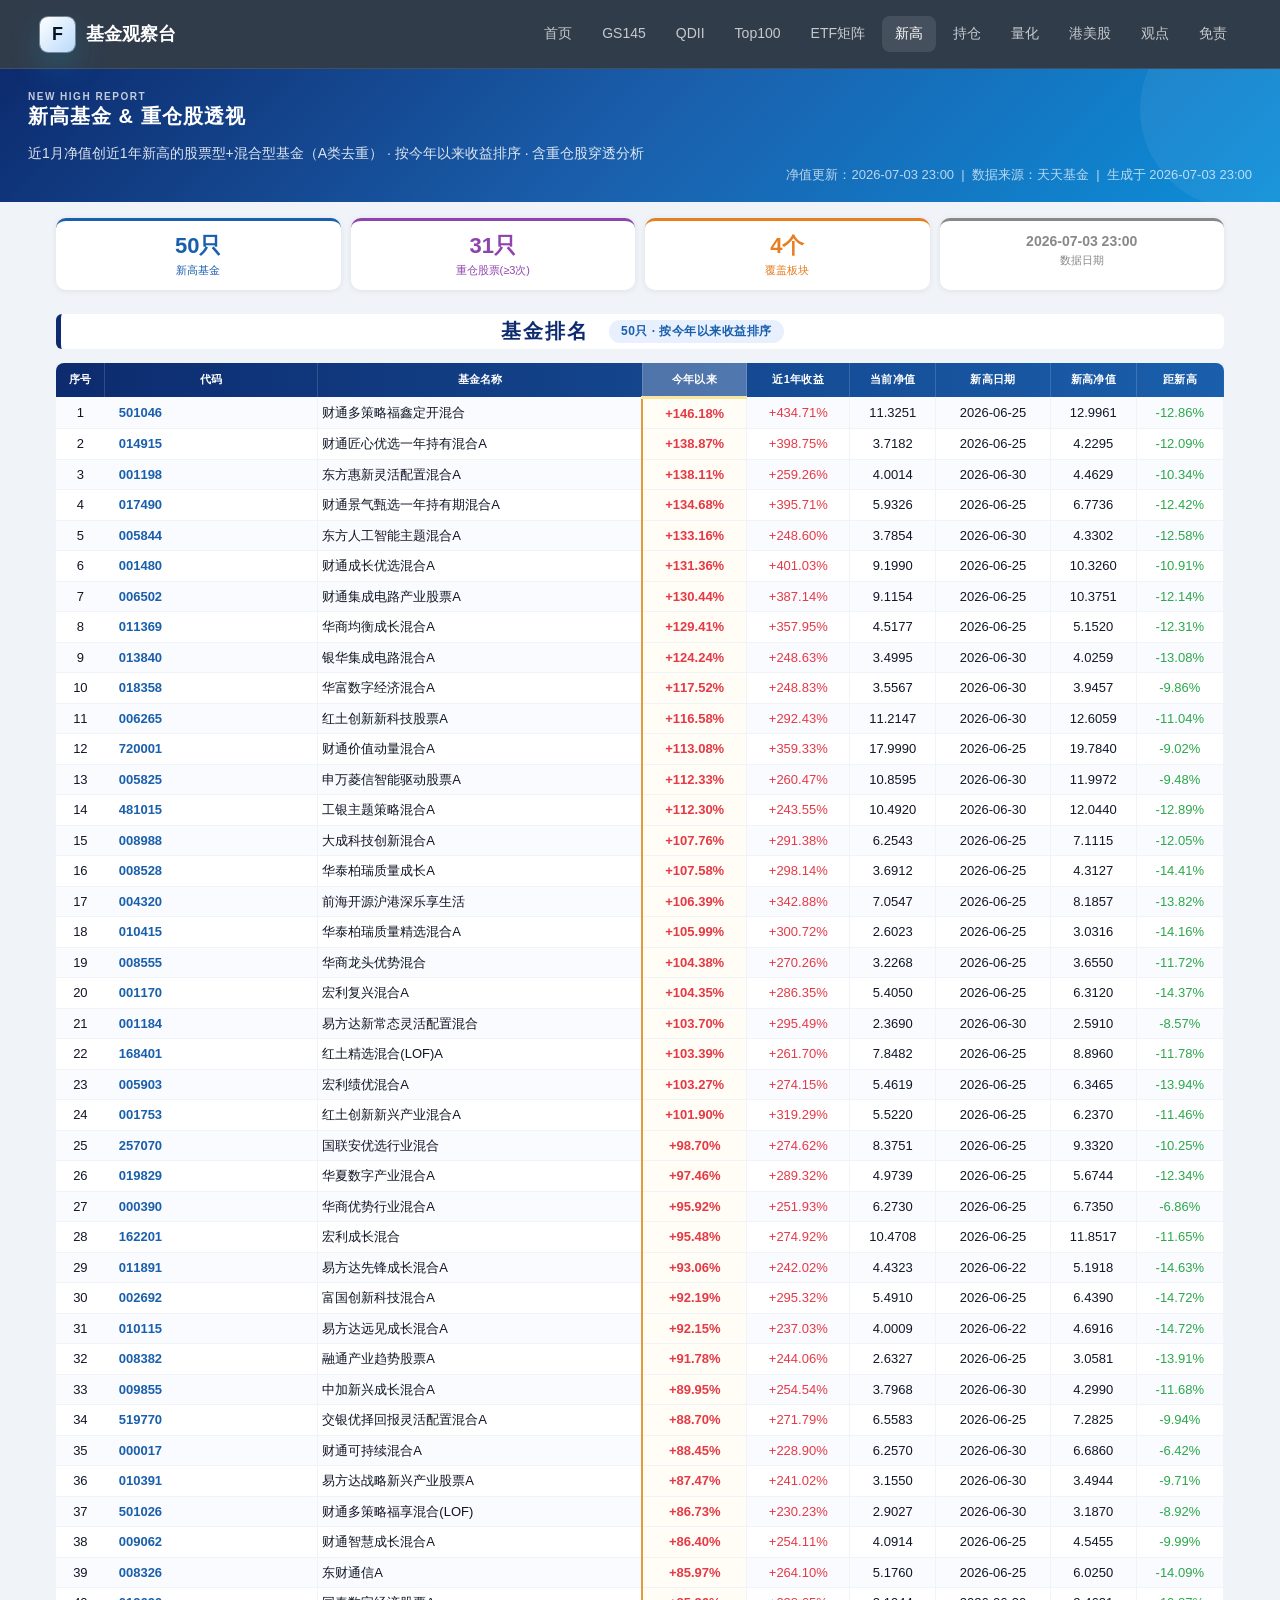
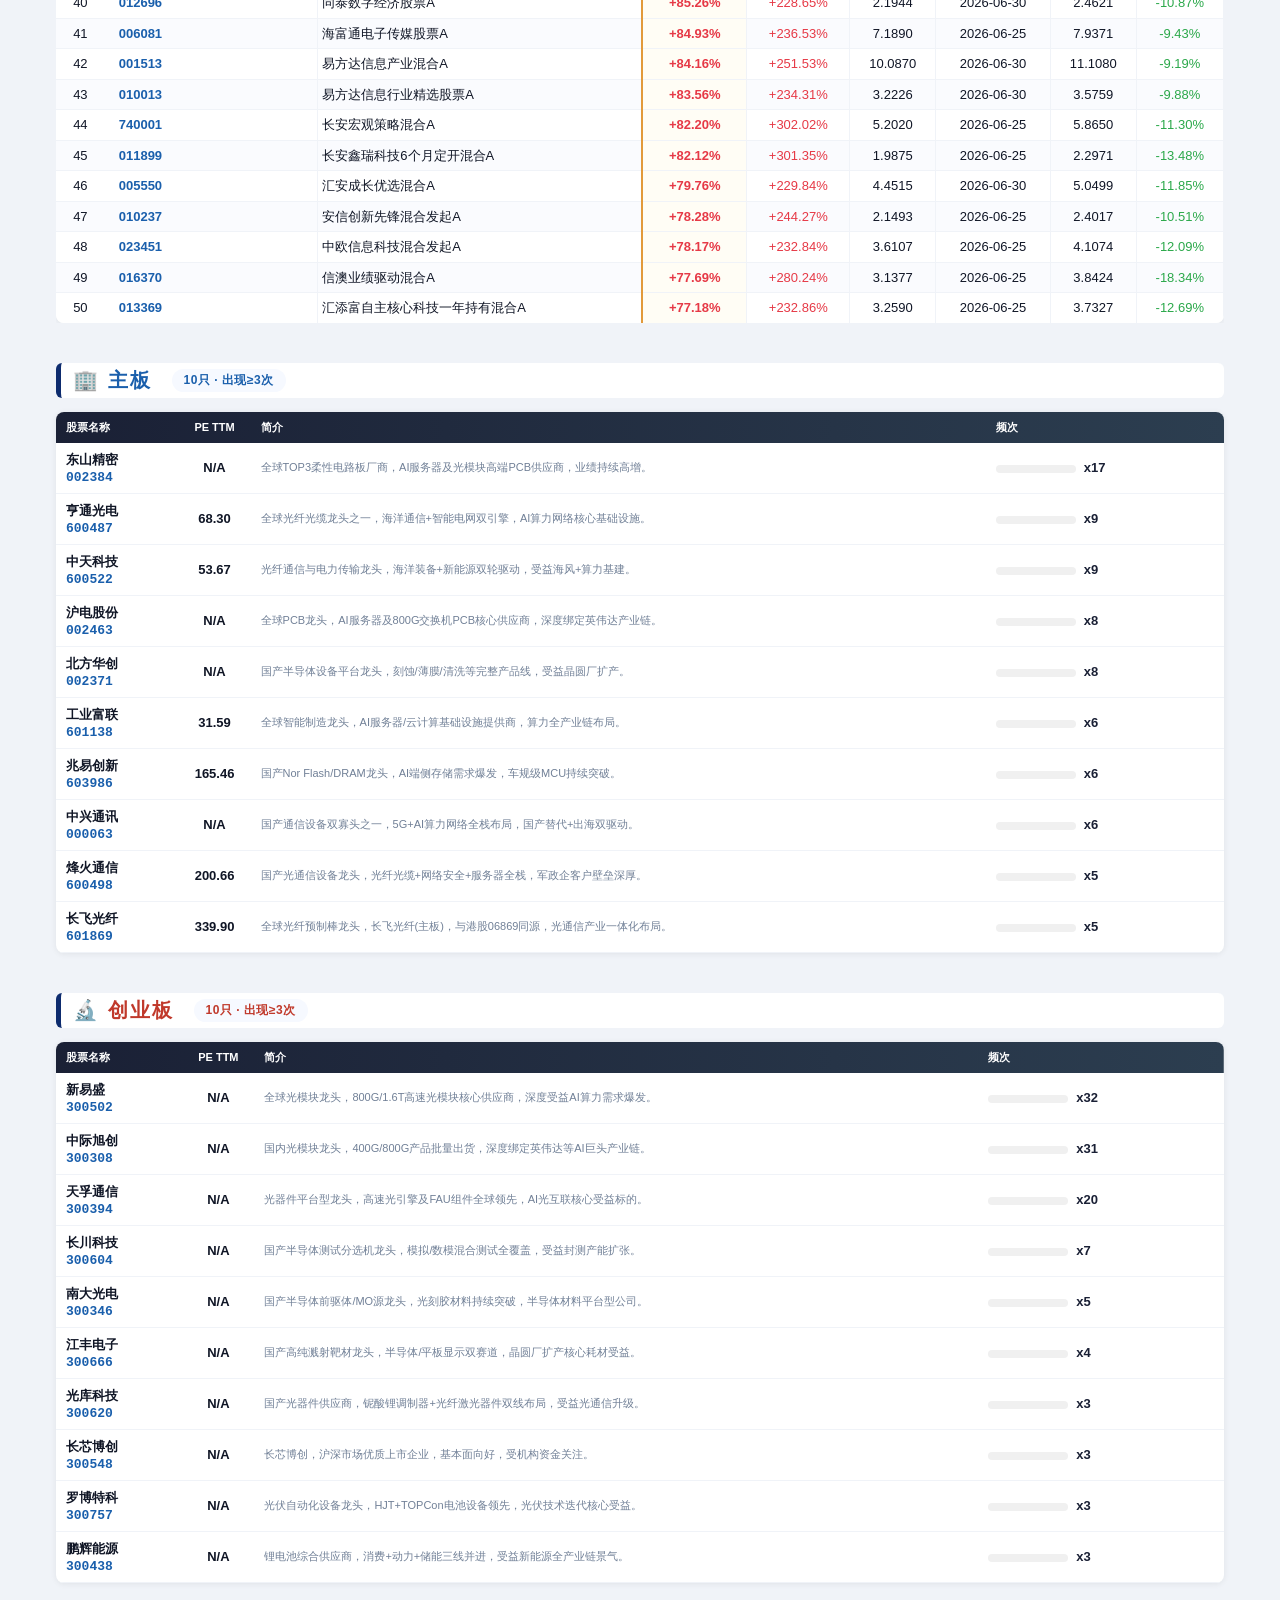
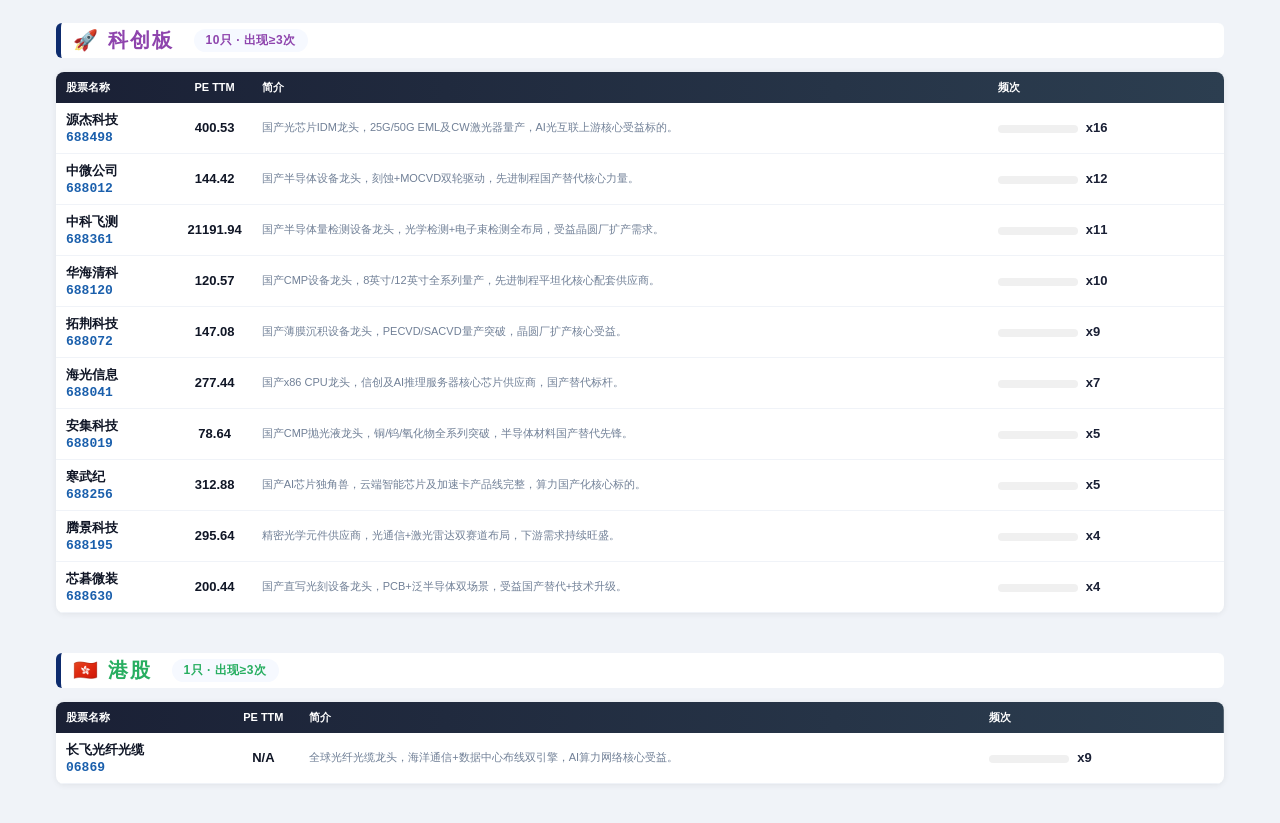
<file: pages/new_high.html>
<!DOCTYPE html>
<html lang="zh-CN">
<head>
<meta charset="UTF-8">
<meta name="viewport" content="width=device-width, initial-scale=1.0">
<title>新高基金 &amp; 重仓股透视 - 基金观察台</title>
<link rel="stylesheet" href="../assets/site.css">
<style>
  /* 覆盖 body 背景以匹配 QDII 报告模板 */
  body { background: #f0f3f8; }

  .page-header {
    background: linear-gradient(135deg, #0d2b6e 0%, #1a5fac 50%, #0d8fd9 100%);
    color: white; padding: 22px 28px 18px; position: relative; overflow: hidden;
  }
  .page-header::after { content: ''; position: absolute; right: -60px; top: -60px; width: 200px; height: 200px; border-radius: 50%; background: rgba(255,255,255,0.06); }
  .page-header h1 { font-size: 20px; font-weight: 700; letter-spacing: 1px; }
  .page-header .eyebrow { font-size: 10px; font-weight: 700; letter-spacing: 1.5px; text-transform: uppercase; color: rgba(255,255,255,0.75); margin-bottom: 4px; }
  .page-header .subtitle { font-size: 14px; opacity: 0.85; margin-top: 6px; }
  .page-header .update-time { font-size: 13px; opacity: 0.7; margin-top: 3px; text-align: right; }

  .main { padding: 16px; max-width: 1200px; margin: 0 auto; }

  .stats-row { display: flex; gap: 10px; margin-bottom: 14px; flex-wrap: wrap; }
  .stat-card { background: white; border-radius: 10px; padding: 12px 16px; flex: 1; min-width: 100px; box-shadow: 0 1px 6px rgba(0,0,0,0.08); border-top: 3px solid; text-align: center; }
  .stat-card .val { font-size: 22px; font-weight: 700; line-height: 1.2; }
  .stat-card .lbl { font-size: 11px; margin-top: 3px; }
  .stat-card.blue    { border-color: #1a5fac; }
  .stat-card.blue .val,    .stat-card.blue .lbl    { color: #1a5fac; }
  .stat-card.red     { border-color: #c0392b; }
  .stat-card.red .val,     .stat-card.red .lbl     { color: #c0392b; }
  .stat-card.green   { border-color: #27ae60; }
  .stat-card.green .val,   .stat-card.green .lbl   { color: #27ae60; }
  .stat-card.orange  { border-color: #e67e22; }
  .stat-card.orange .val,  .stat-card.orange .lbl  { color: #e67e22; }
  .stat-card.purple  { border-color: #8e44ad; }
  .stat-card.purple .val,  .stat-card.purple .lbl  { color: #8e44ad; }
  .stat-card.gray    { border-color: #888; }
  .stat-card.gray .val,    .stat-card.gray .lbl    { color: #888; }

  .section-title {
    display: flex; align-items: center; justify-content: center; flex-wrap: wrap; gap: 10px;
    margin: 24px 0 14px;
    font-size: 20px; font-weight: 800; color: #0d2b6e;
    letter-spacing: 2px;
    border-left: 5px solid #0d2b6e;
    padding: 4px 12px;
    background: white;
    border-radius: 6px;
  }
  .section-title .badge { font-size: 12px; padding: 3px 12px; border-radius: 20px; font-weight: 600; margin-left: 10px; letter-spacing: 0.5px; }

  .table-wrap { overflow-x: auto; }

  .fund-table { width: 100%; border-collapse: collapse; background: white; border-radius: 8px; overflow: hidden; box-shadow: 0 1px 6px rgba(0,0,0,0.07); font-size: 13px; }
  .fund-table thead tr { background: linear-gradient(90deg, #0d2b6e, #1a5fac); color: white; }
  .fund-table thead th { padding: 9px 5px; font-size: 11px; font-weight: 600; text-align: center; white-space: nowrap; letter-spacing: 0.3px; border-right: 1px solid rgba(255,255,255,0.15); }
  .fund-table thead th:last-child { border-right: none; }
  .fund-table thead th:nth-child(4) { background: rgba(255,255,255,0.25); border-bottom: 3px solid #f9e79f; }
  .fund-table thead th:first-child { text-align: center; padding: 9px 2px; min-width: 32px; }
  .fund-table tbody tr { border-bottom: 1px solid #f0f3f8; transition: all 0.2s ease; }
  .fund-table tbody tr:last-child { border-bottom: none; }
  .fund-table tbody tr:hover { background: #f6f9ff !important; }
  .fund-table tbody tr.row-even { background: #fafbfe; }
  .fund-table tbody tr.row-odd { background: #fff; }
  .fund-table td { padding: 5px 4px; text-align: center; vertical-align: middle; border-right: 1px solid #f0f3f8; line-height: 1.5; white-space: nowrap; }
  .fund-table td:first-child { text-align: center; padding: 5px 2px; border-right: none; }
  .fund-table td:nth-child(2) { text-align: left; min-width: 140px; padding-left: 14px; }
  .fund-table td:nth-child(2) a { color: #1a5fac; text-decoration: none; font-weight: 700; }
  .fund-table td:nth-child(2) a:hover { text-decoration: underline; }
  .fund-table td:nth-child(3) { text-align: left; min-width: 180px; }
  /* 今年以来列高亮 */
  .fund-table td:nth-child(4) { background: #fffdf5; font-weight: 700; border-left: 2px solid #e29a3b; }
  .fund-table tbody tr:hover td:nth-child(4) { background: #fff9e6; }

  .up { color: #e63946; }
  .dn { color: #2ba84a; }
  .neutral { color: #888; font-weight: 600; }

  /* === 重仓股板块 === */
  .holdings-section { margin-top: 20px; }
  .holdings-table {
    width: 100%; border-collapse: collapse; background: white;
    border-radius: 8px; overflow: hidden;
    box-shadow: 0 1px 6px rgba(0,0,0,0.07); font-size: 13px;
  }
  .holdings-table thead tr { background: linear-gradient(90deg, #1a2035, #2c3e50); color: white; }
  .holdings-table thead th { padding: 8px 10px; font-size: 11px; font-weight: 600; text-align: left; white-space: nowrap; }
  .holdings-table tbody tr { border-bottom: 1px solid #f0f3f8; }
  .holdings-table tbody tr:hover { background: #f6f9ff; }
  .holdings-table td { padding: 8px 10px; vertical-align: middle; }
  .stock-code { font-family: monospace; font-weight: 700; color: #1a5fac; width: 80px; }
  .stock-name { font-weight: 600; width: 140px; }
  .stock-freq { min-width: 140px; }
  .stock-desc { font-size: 11px; color: #718097; line-height: 1.5; max-width: 340px; }
  .freq-bar-wrap { display: inline-block; width: 80px; height: 8px; background: #f0f0f0; border-radius: 4px; vertical-align: middle; margin-right: 8px; }
  .freq-bar-fill { height: 8px; border-radius: 4px; }
  .freq-num { font-weight: 700; color: #1a2035; font-size: 13px; }

  .page-footer { text-align: center; color: #aaa; font-size: 10px; padding: 16px; margin-top: 8px; }

  @media (max-width: 1100px) { .fund-table { font-size: 10px; } .fund-table td:nth-child(3) { max-width: 140px; } }
</style>
</head>
<body>
  <script src="../assets/nav.js"></script>

  <div class="page-header">
    <div class="eyebrow">New High Report</div>
    <h1>新高基金 &amp; 重仓股透视</h1>
    <div class="subtitle">近1月净值创近1年新高的股票型+混合型基金（A类去重） · 按今年以来收益排序 · 含重仓股穿透分析</div>
    <div class="update-time" id="update-time">加载中...</div>
  </div>

  <div class="main">
    <div class="stats-row" id="stats">
      <div class="stat-card blue"><div class="val" id="sum-funds">-</div><div class="lbl">新高基金</div></div>
      <div class="stat-card purple"><div class="val" id="sum-stocks">-</div><div class="lbl">重仓股票(≥3次)</div></div>
      <div class="stat-card orange"><div class="val" id="sum-boards">-</div><div class="lbl">覆盖板块</div></div>
      <div class="stat-card gray"><div class="val" id="sum-date" style="font-size:14px;">-</div><div class="lbl">数据日期</div></div>
    </div>

    <div class="section-title">
      基金排名
      <span class="badge" style="background:#e8f0fe;color:#1a5fac" id="fund-count-badge">--只 · 按今年以来收益排序</span>
    </div>

    <div class="table-wrap">
    <table class="fund-table">
      <thead><tr>
        <th>序号</th>
        <th>代码</th>
        <th>基金名称</th>
        <th>今年以来</th>
        <th>近1年收益</th>
        <th>当前净值</th>
        <th>新高日期</th>
        <th>新高净值</th>
        <th>距新高</th>
      </tr></thead>
      <tbody id="fund-tbody">
        <tr><td colspan="9" style="text-align:center;color:#999;padding:20px;">数据加载中...</td></tr>
      </tbody>
    </table>
    </div>
  </div>

  <div id="holdings"></div>

  <div class="page-footer">
    新高基金 &amp; 重仓股透视 · 数据来源：天天基金 · 涨跌颜色：中国A股惯例（涨红跌绿）
  </div>

  <script src="../data/new_high_funds.js"></script>
  <script src="../data/holdings_analysis.js"></script>
  <script src="../data/pe_ttm.js"></script>
  <script>
  (function() {
    var funds = (typeof NEW_HIGH_FUNDS_DATA !== 'undefined') ? NEW_HIGH_FUNDS_DATA.funds : [];
    var hdata = (typeof HOLDINGS_ANALYSIS_DATA !== 'undefined') ? HOLDINGS_ANALYSIS_DATA : {};

    var dateStr = NEW_HIGH_FUNDS_DATA ? NEW_HIGH_FUNDS_DATA.date : (hdata.date || '-');
    document.getElementById('update-time').innerHTML = '净值更新：' + dateStr + ' &nbsp;|&nbsp; 数据来源：天天基金 &nbsp;|&nbsp; 生成于 ' + dateStr;
    document.getElementById('sum-date').textContent = dateStr;

    document.getElementById('sum-funds').textContent = funds.length + '只';
    document.getElementById('fund-count-badge').textContent = funds.length + '只 · 按今年以来收益排序';

    // 基金表
    var tbody = document.getElementById('fund-tbody');
    var html = '';
    for (var i = 0; i < funds.length; i++) {
      var f = funds[i];
      var ytd = f.ytd_return, yr = f.year_return, pct = f.pct_from_high;
      var cls = (i % 2 === 0) ? 'row-even' : 'row-odd';
      html += '<tr class="' + cls + '">';
      html += '<td>' + (i+1) + '</td>';
      html += '<td><a href="https://fund.eastmoney.com/' + f.code + '.html" target="_blank" rel="noopener">' + f.code + '</a></td>';
      html += '<td>' + f.name + '</td>';
      html += '<td class="' + (ytd >= 0 ? 'up' : 'dn') + '">' + (ytd >= 0 ? '+' : '') + ytd.toFixed(2) + '%</td>';
      html += '<td class="' + (yr >= 0 ? 'up' : 'dn') + '">' + (yr >= 0 ? '+' : '') + yr.toFixed(2) + '%</td>';
      html += '<td>' + f.cur_nav.toFixed(4) + '</td>';
      html += '<td>' + f.high_date + '</td>';
      html += '<td>' + f.high_nav.toFixed(4) + '</td>';
      html += '<td class="' + (pct >= 0 ? 'up' : 'dn') + '">' + (pct >= 0 ? '+' : '') + pct.toFixed(2) + '%</td>';
      html += '</tr>';
    }
    tbody.innerHTML = html;

    // 持仓分析
    var boards = [
      { key: '主板', fillColor: '#1a5fac' },
      { key: '创业板', fillColor: '#c0392b' },
      { key: '科创板', fillColor: '#8e44ad' },
      { key: '港股', fillColor: '#27ae60' }
    ];
    var container = document.getElementById('holdings');
    var boardHtml = '';
    var totalStocks = 0, activeBoards = 0;

    for (var b = 0; b < boards.length; b++) {
      var board = boards[b];
      var stocks = hdata[board.key] || [];
      if (!stocks.length) continue;
      totalStocks += stocks.length;
      activeBoards++;

      var maxCount = 0;
      for (var s = 0; s < stocks.length; s++) { if (stocks[s].count > maxCount) maxCount = stocks[s].count; }

      var emojiMap = { '主板': '🏢', '创业板': '🔬', '科创板': '🚀', '港股': '🇭🇰' };
      var label = emojiMap[board.key] + ' ' + board.key;

      boardHtml += '<div class="main" style="padding-top:0;"><div class="section-title" style="justify-content:flex-start;">';
      boardHtml += '<span style="color:' + board.fillColor + ';">' + label + '</span>';
      boardHtml += '<span class="badge" style="background:#f6f9ff;color:' + board.fillColor + ';">' + stocks.length + '只 · 出现≥3次</span>';
      boardHtml += '</div>';

      boardHtml += '<table class="holdings-table"><thead><tr>';
      boardHtml += '<th>股票名称</th><th style="text-align:center;width:72px;">PE TTM</th><th>简介</th><th>频次</th>';
      boardHtml += '</tr></thead><tbody>';

      for (var s2 = 0; s2 < stocks.length; s2++) {
        var st = stocks[s2];
        var pctWidth = Math.round(st.count / maxCount * 100);
        var pe = PE_TTM_DATA[st.code];
        var peStr = pe ? pe.toFixed(2) : 'N/A';
        boardHtml += '<tr>';
        boardHtml += '<td><span class="stock-name">' + st.name + '</span><br><span class="stock-code">' + st.code + '</span></td>';
        boardHtml += '<td style="text-align:center;font-weight:600;font-size:13px;width:72px;">' + peStr + '</td>';
        boardHtml += '<td><span class="stock-desc">' + st.intro + '</span></td>';
        boardHtml += '<td class="stock-freq"><span class="freq-bar-wrap"><span class="freq-bar-fill" style="width:' + pctWidth + 'px;background:' + board.fillColor + ';"></span></span><span class="freq-num">x' + st.count + '</span></td>';
        boardHtml += '</tr>';
      }
      boardHtml += '</tbody></table></div>';
    }
    container.innerHTML = boardHtml;

    document.getElementById('sum-stocks').textContent = totalStocks + '只';
    document.getElementById('sum-boards').textContent = activeBoards + '个';
  })();
  </script>
</body>
</html>
</file>
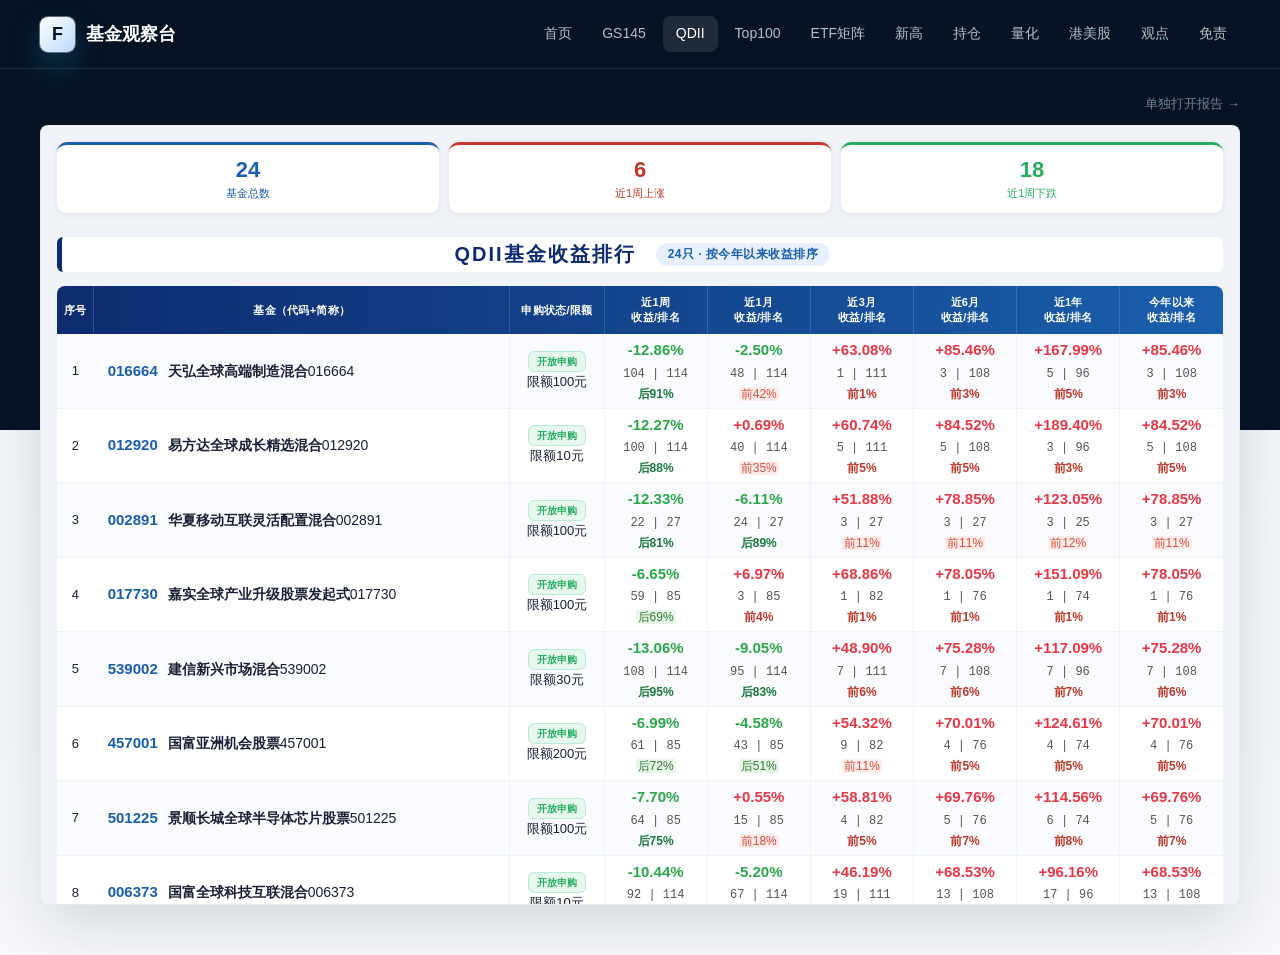
<file: pages/qdii.html>
<!DOCTYPE html>
<html lang="zh-CN">
<head>
  <meta charset="UTF-8">
  <meta name="viewport" content="width=device-width, initial-scale=1.0">
  <title>QDII海外基金收益排行 - 基金观察台</title>
  <link rel="stylesheet" href="../assets/site.css">
  <style>
    .report-toolbar {
      display: flex;
      justify-content: flex-end;
      margin-bottom: 12px;
    }
    .report-toolbar a {
      font-size: 13px;
      color: var(--muted);
      text-decoration: none;
    }
    .report-toolbar a:hover {
      color: var(--blue);
    }
    .report-frame-wrap {
      height: calc(100vh - 120px);
      min-height: 720px;
    }
  </style>
</head>
<body>
  <script src="../assets/nav.js"></script>

  <main class="report-shell">
    <div class="report-toolbar">
      <a href="../reports/qdii_fund_report.html" target="_blank" rel="noopener">单独打开报告 →</a>
    </div>
    <section class="report-frame-wrap" aria-label="QDII海外基金收益排行内容">
      <iframe class="report-frame" src="../reports/qdii_fund_report.html" title="QDII海外基金收益排行"></iframe>
    </section>
  </main>
</body>
</html>
</file>
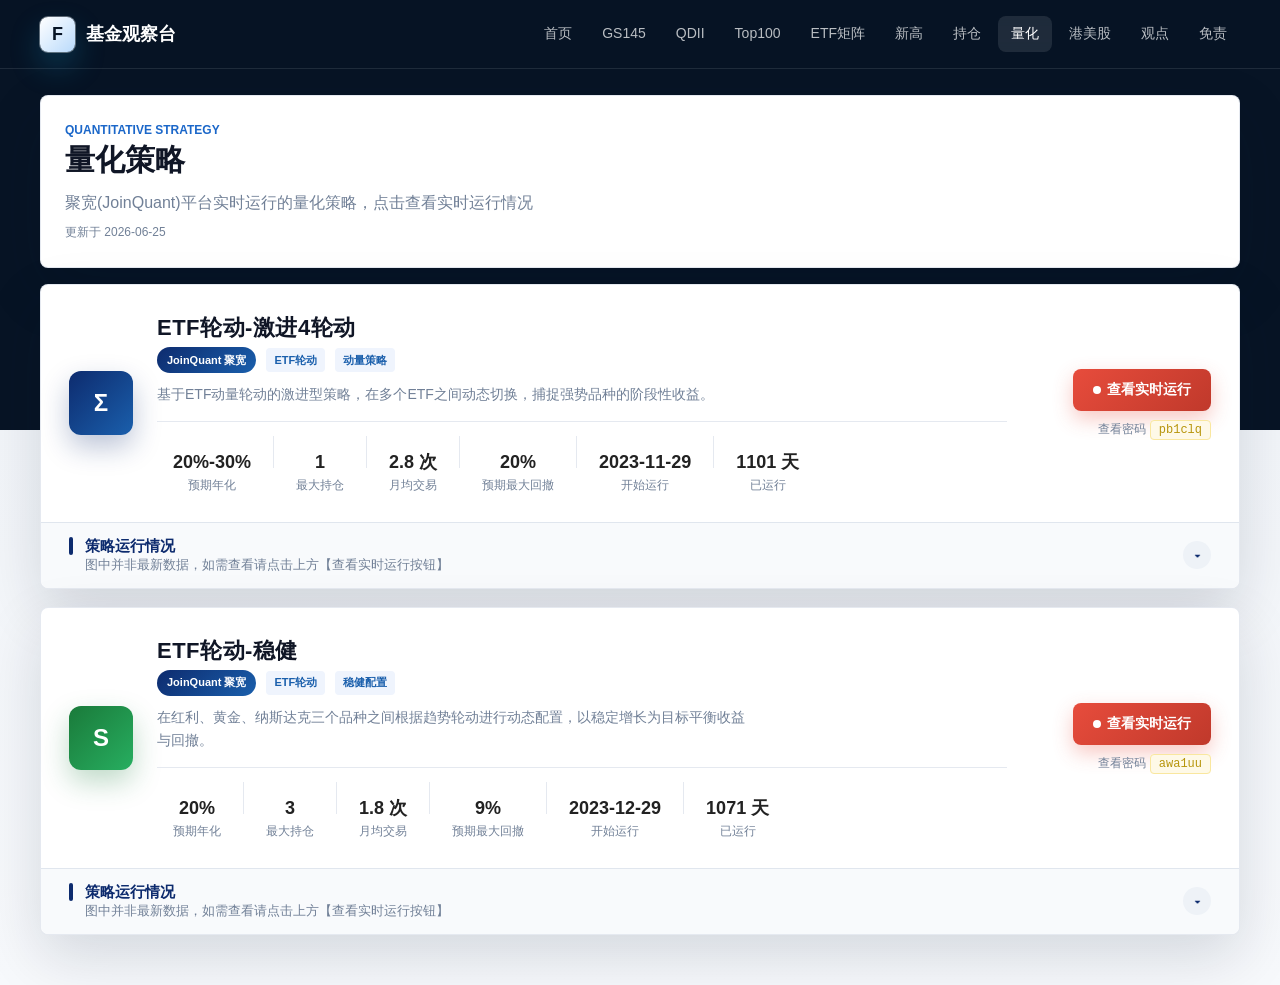
<file: pages/quant_strategy.html>
<!DOCTYPE html>
<html lang="zh-CN">
<head>
<meta charset="UTF-8">
<meta name="viewport" content="width=device-width, initial-scale=1.0">
<title>量化策略 - 基金观察台</title>
<link rel="stylesheet" href="../assets/site.css">
<style>
  .strategy-grid {
    display: grid;
    gap: 18px;
    margin-bottom: 0;
  }

  .strategy-block {
    border: 1px solid var(--line);
    border-radius: 8px;
    background: var(--panel);
    box-shadow: var(--shadow);
  }

  .strategy-card {
    display: grid;
    grid-template-columns: auto 1fr auto;
    gap: 18px 24px;
    align-items: center;
    padding: 28px;
  }

  .strategy-block:hover {
    transform: translateY(-1px);
    box-shadow: 0 24px 64px rgba(10, 23, 44, 0.18);
  }

  .collapsible-toggle {
    display: flex;
    align-items: center;
    justify-content: space-between;
    width: 100%;
    padding: 14px 28px;
    border: none;
    border-top: 1px solid var(--line);
    border-radius: 0 0 8px 8px;
    background: #f8fafc;
    cursor: pointer;
    transition: background 0.2s;
  }

  .collapsible-toggle:hover {
    background: #eef2f7;
  }

  .collapsible-icon {
    width: 28px;
    height: 28px;
    border-radius: 50%;
    background: #eef2f7;
    color: #0d2b6e;
    display: grid;
    place-items: center;
    font-size: 14px;
    transition: transform 0.3s;
  }

  .collapsible-block.open .collapsible-icon {
    transform: rotate(180deg);
  }

  .collapsible-content {
    max-height: 0;
    overflow: hidden;
    transition: max-height 0.35s ease;
  }

  .collapsible-block.open .collapsible-content {
    max-height: 2000px;
  }

  .collapsible-inner {
    padding: 0 28px 28px;
  }

  .backtest-image {
    width: 100%;
    border-radius: 10px;
    display: block;
  }

  .collapsible-note {
    margin-top: 16px;
    padding: 12px 16px;
    border-radius: 6px;
    background: #f0f9fc;
    color: var(--muted);
    font-size: 13px;
    line-height: 1.8;
    border-left: 3px solid var(--cyan);
  }

  .strategy-icon {
    display: grid;
    place-items: center;
    width: 64px;
    height: 64px;
    border-radius: 12px;
    background: linear-gradient(135deg, #0d2b6e, #1a5fac);
    color: #fff;
    font-size: 24px;
    font-weight: 900;
    box-shadow: 0 12px 28px rgba(13, 43, 110, 0.28);
  }

  .strategy-icon.stable {
    background: linear-gradient(135deg, #1a7a3a, #27ae60);
    box-shadow: 0 12px 28px rgba(26, 122, 58, 0.28);
  }

  .strategy-body h3 {
    margin: 0 0 4px;
    font-size: 22px;
    letter-spacing: 0.5px;
  }

  .strategy-meta {
    display: flex;
    gap: 10px;
    flex-wrap: wrap;
    align-items: center;
  }

  .platform-badge {
    display: inline-flex;
    align-items: center;
    min-height: 26px;
    padding: 0 10px;
    border-radius: 999px;
    font-size: 11px;
    font-weight: 800;
  }

  .platform-badge.jq {
    background: linear-gradient(135deg, #0d2b6e, #1a5fac);
    color: #fff;
  }

  .tag {
    display: inline-flex;
    align-items: center;
    min-height: 24px;
    padding: 0 8px;
    border-radius: 4px;
    background: #eff4fd;
    color: #1a5fac;
    font-size: 11px;
    font-weight: 700;
  }

  .strategy-desc {
    margin: 10px 0 0;
    color: var(--muted);
    font-size: 14px;
    line-height: 1.7;
    max-width: 600px;
  }

  .stats-divider {
    height: 1px;
    background: var(--line);
    margin: 14px 0;
  }

  .stats-row {
    display: flex;
    align-items: baseline;
    gap: 6px;
    flex-wrap: wrap;
  }

  .stats-item {
    display: flex;
    flex-direction: column;
    align-items: center;
    padding: 0 16px;
    min-width: 72px;
  }

  .stats-row .stats-sep {
    width: 1px;
    height: 32px;
    background: var(--line);
    flex-shrink: 0;
  }

  .stats-val {
    font-size: 18px;
    font-weight: 700;
    color: #222;
    line-height: 1.3;
  }

  .stats-lbl {
    font-size: 12px;
    color: var(--muted);
    margin-top: 2px;
    white-space: nowrap;
  }

  .strategy-actions {
    display: flex;
    flex-direction: column;
    gap: 10px;
    align-items: flex-end;
    min-width: 180px;
  }

  .btn-live {
    display: inline-flex;
    align-items: center;
    gap: 6px;
    min-height: 42px;
    padding: 0 20px;
    border-radius: 8px;
    border: none;
    background: linear-gradient(135deg, #e74c3c, #c0392b);
    color: #fff;
    font-size: 14px;
    font-weight: 800;
    box-shadow: 0 8px 20px rgba(231, 76, 60, 0.3);
    text-decoration: none;
  }

  .btn-live:hover {
    background: linear-gradient(135deg, #c0392b, #a93226);
    transform: translateY(-1px);
    box-shadow: 0 12px 28px rgba(231, 76, 60, 0.4);
  }

  .btn-live .pulse {
    display: inline-block;
    width: 8px;
    height: 8px;
    border-radius: 50%;
    background: #fff;
    animation: pulse-dot 1.5s infinite;
  }

  @keyframes pulse-dot {
    0%, 100% { opacity: 1; transform: scale(1); }
    50% { opacity: 0.4; transform: scale(1.4); }
  }

  .pwd-hint {
    font-size: 12px;
    color: var(--muted);
    text-align: right;
  }

  .pwd-hint code {
    padding: 2px 8px;
    border-radius: 4px;
    background: #fef9e7;
    color: #b7950b;
    font-size: 12px;
    border: 1px solid #f9e79f;
    cursor: pointer;
    user-select: all;
  }

  .info-note {
    margin-top: 12px;
    padding: 14px 18px;
    border-radius: 8px;
    border-left: 4px solid var(--cyan);
    background: #f0f9fc;
    color: var(--muted);
    font-size: 13px;
    line-height: 1.8;
  }

  @media (max-width: 700px) {
    .strategy-card {
      grid-template-columns: 1fr;
      gap: 12px;
    }
    .strategy-icon {
      grid-row: span 1;
    }
    .strategy-actions {
      grid-row: span 1;
      align-items: stretch;
      min-width: unset;
    }
    .pwd-hint {
      text-align: left;
    }
  }
</style>
</head>
<body>
<script src="../assets/nav.js"></script>

<main class="report-shell">
  <section class="report-heading">
    <div>
      <p class="eyebrow">Quantitative Strategy</p>
      <h1>量化策略</h1>
      <p>聚宽(JoinQuant)平台实时运行的量化策略，点击查看实时运行情况</p>
      <p style="font-size:12px;color:var(--muted);margin-top:4px">更新于 2026-06-25</p>
    </div>
  </section>

  <div class="strategy-grid">

    <!-- 策略 #1: ETF轮动-激进4轮动 -->
    <div class="strategy-block">
      <div class="strategy-card">
        <div class="strategy-icon">Σ</div>

        <div class="strategy-body">
          <h3>ETF轮动-激进4轮动</h3>
          <div class="strategy-meta">
            <span class="platform-badge jq">JoinQuant 聚宽</span>
            <span class="tag">ETF轮动</span>
            <span class="tag">动量策略</span>
          </div>
          <p class="strategy-desc">
            基于ETF动量轮动的激进型策略，在多个ETF之间动态切换，捕捉强势品种的阶段性收益。
          </p>
          <div class="stats-divider"></div>
          <div class="stats-row">
            <div class="stats-item"><span class="stats-val">20%-30%</span><span class="stats-lbl">预期年化</span></div>
            <span class="stats-sep"></span>
            <div class="stats-item"><span class="stats-val">1</span><span class="stats-lbl">最大持仓</span></div>
            <span class="stats-sep"></span>
            <div class="stats-item"><span class="stats-val">2.8 次</span><span class="stats-lbl">月均交易</span></div>
            <span class="stats-sep"></span>
            <div class="stats-item"><span class="stats-val">20%</span><span class="stats-lbl">预期最大回撤</span></div>
            <span class="stats-sep"></span>
            <div class="stats-item"><span class="stats-val">2023-11-29</span><span class="stats-lbl">开始运行</span></div>
            <span class="stats-sep"></span>
            <div class="stats-item"><span class="stats-val"><span id="runDays">—</span> 天</span><span class="stats-lbl">已运行</span></div>
          </div>
        </div>

        <div class="strategy-actions">
          <a class="btn-live"
             href="https://www.joinquant.com/algorithm/live/liveUrlShareIndex?backtestId=8c82cf55b656d5e1af9d8954515f1f51"
             target="_blank" rel="noopener">
            <span class="pulse"></span> 查看实时运行
          </a>
          <span class="pwd-hint">
            查看密码 <code onclick="navigator.clipboard.writeText('pb1clq')" title="点击复制">pb1clq</code>
          </span>
        </div>
      </div>

      <!-- 策略回测曲线 -->
      <div class="collapsible-block" id="backtestSection">
        <button class="collapsible-toggle" onclick="toggleCollapse('backtestSection')">
          <div style="display:flex;align-items:center;justify-content:space-between;width:100%;">
            <div>
              <span style="display:flex;align-items:center;gap:12px;font-size:15px;font-weight:700;color:#0d2b6e;">
                <span style="width:4px;height:18px;background:#0d2b6e;border-radius:2px;flex-shrink:0;"></span>
                策略运行情况
              </span>
              <span style="font-size:13px;color:var(--muted);margin-left:16px;">图中并非最新数据，如需查看请点击上方【查看实时运行按钮】</span>
            </div>
            <span class="collapsible-icon">▾</span>
          </div>
        </button>
        <div class="collapsible-content">
          <div class="collapsible-inner">
            <img class="backtest-image" src="../assets/quant_strategy_preview.png" alt="ETF轮动-激进4轮动 回测收益曲线">
            <div class="collapsible-note">
              <strong>提示：</strong>策略链接有时效性，如无法访问请在聚宽平台重新分享。
            </div>
          </div>
        </div>
      </div>
    </div>

    <!-- 策略 #2: ETF轮动-稳健 -->
    <div class="strategy-block">
      <div class="strategy-card">
        <div class="strategy-icon stable">S</div>

        <div class="strategy-body">
          <h3>ETF轮动-稳健</h3>
          <div class="strategy-meta">
            <span class="platform-badge jq">JoinQuant 聚宽</span>
            <span class="tag">ETF轮动</span>
            <span class="tag">稳健配置</span>
          </div>
          <p class="strategy-desc">
            在红利、黄金、纳斯达克三个品种之间根据趋势轮动进行动态配置，以稳定增长为目标平衡收益与回撤。
          </p>
          <div class="stats-divider"></div>
          <div class="stats-row">
            <div class="stats-item"><span class="stats-val">20%</span><span class="stats-lbl">预期年化</span></div>
            <span class="stats-sep"></span>
            <div class="stats-item"><span class="stats-val">3</span><span class="stats-lbl">最大持仓</span></div>
            <span class="stats-sep"></span>
            <div class="stats-item"><span class="stats-val">1.8 次</span><span class="stats-lbl">月均交易</span></div>
            <span class="stats-sep"></span>
            <div class="stats-item"><span class="stats-val">9%</span><span class="stats-lbl">预期最大回撤</span></div>
            <span class="stats-sep"></span>
            <div class="stats-item"><span class="stats-val">2023-12-29</span><span class="stats-lbl">开始运行</span></div>
            <span class="stats-sep"></span>
            <div class="stats-item"><span class="stats-val"><span id="runDays2">—</span> 天</span><span class="stats-lbl">已运行</span></div>
          </div>
        </div>

        <div class="strategy-actions">
          <a class="btn-live"
             href="https://www.joinquant.com/algorithm/live/liveUrlShareIndex?backtestId=aedf11f4cb5faa765eaecb7718d2c030"
             target="_blank" rel="noopener">
            <span class="pulse"></span> 查看实时运行
          </a>
          <span class="pwd-hint">
            查看密码 <code onclick="navigator.clipboard.writeText('awa1uu')" title="点击复制">awa1uu</code>
          </span>
        </div>
      </div>

      <div class="collapsible-block" id="backtestSection2">
        <button class="collapsible-toggle" onclick="toggleCollapse('backtestSection2')">
          <div style="display:flex;align-items:center;justify-content:space-between;width:100%;">
            <div>
              <span style="display:flex;align-items:center;gap:12px;font-size:15px;font-weight:700;color:#0d2b6e;">
                <span style="width:4px;height:18px;background:#0d2b6e;border-radius:2px;flex-shrink:0;"></span>
                策略运行情况
              </span>
              <span style="font-size:13px;color:var(--muted);margin-left:16px;">图中并非最新数据，如需查看请点击上方【查看实时运行按钮】</span>
            </div>
            <span class="collapsible-icon">▾</span>
          </div>
        </button>
        <div class="collapsible-content">
          <div class="collapsible-inner">
            <img class="backtest-image" src="../assets/quant_strategy_preview2.png" alt="ETF轮动-稳健 回测收益曲线">
            <div class="collapsible-note">
              <strong>提示：</strong>策略链接有时效性，如无法访问请在聚宽平台重新分享。
            </div>
          </div>
        </div>
      </div>
    </div>

  </div>

</main>

<script>
function toggleCollapse(id) {
  document.getElementById(id).classList.toggle('open');
}
// 自动计算已运行天数
(function() {
  var start1 = new Date(2023, 10, 29); // 2023-11-29
  var days1 = Math.floor((new Date() - start1) / 86400000);
  document.getElementById('runDays').textContent = days1;

  var start2 = new Date(2023, 11, 29); // 2023-12-29
  var days2 = Math.floor((new Date() - start2) / 86400000);
  document.getElementById('runDays2').textContent = days2;
})();
</script>
</body>
</html>
</file>
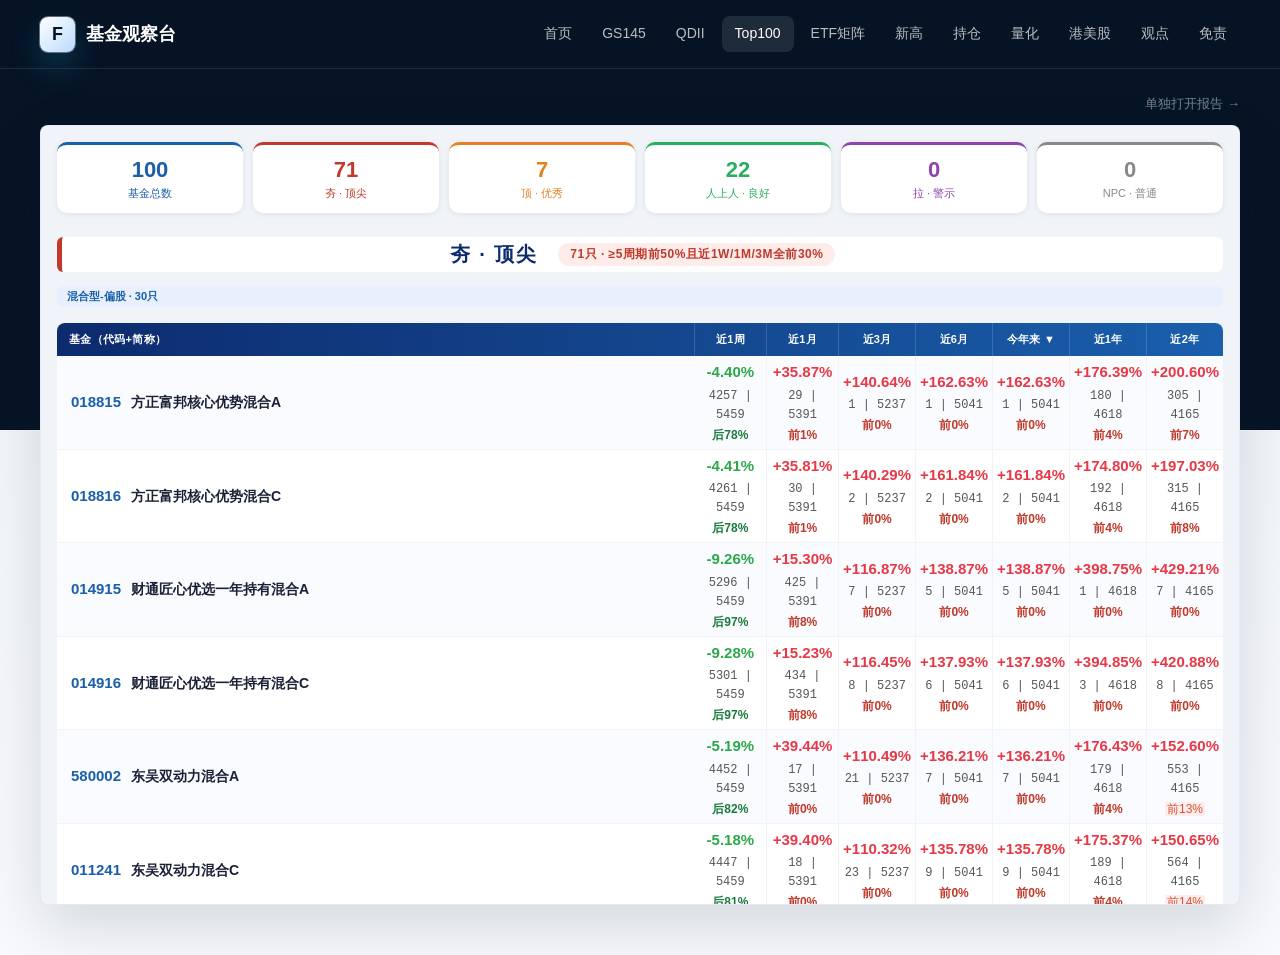
<file: pages/top100.html>
<!DOCTYPE html>
<html lang="zh-CN">
<head>
  <meta charset="UTF-8">
  <meta name="viewport" content="width=device-width, initial-scale=1.0">
  <title>Top100基金收益排行 - 基金观察台</title>
  <link rel="stylesheet" href="../assets/site.css">
  <style>
    .report-toolbar {
      display: flex;
      justify-content: flex-end;
      margin-bottom: 12px;
    }
    .report-toolbar a {
      font-size: 13px;
      color: var(--muted);
      text-decoration: none;
    }
    .report-toolbar a:hover {
      color: var(--blue);
    }
    .report-frame-wrap {
      height: calc(100vh - 120px);
      min-height: 720px;
    }
  </style>
</head>
<body>
  <script src="../assets/nav.js"></script>

  <main class="report-shell">
    <div class="report-toolbar">
      <a href="../reports/top_100.html" target="_blank" rel="noopener">单独打开报告 →</a>
    </div>
    <section class="report-frame-wrap" aria-label="Top100基金收益排行内容">
      <iframe class="report-frame" src="../reports/top_100.html" title="Top100基金收益排行"></iframe>
    </section>
  </main>
</body>
</html>
</file>
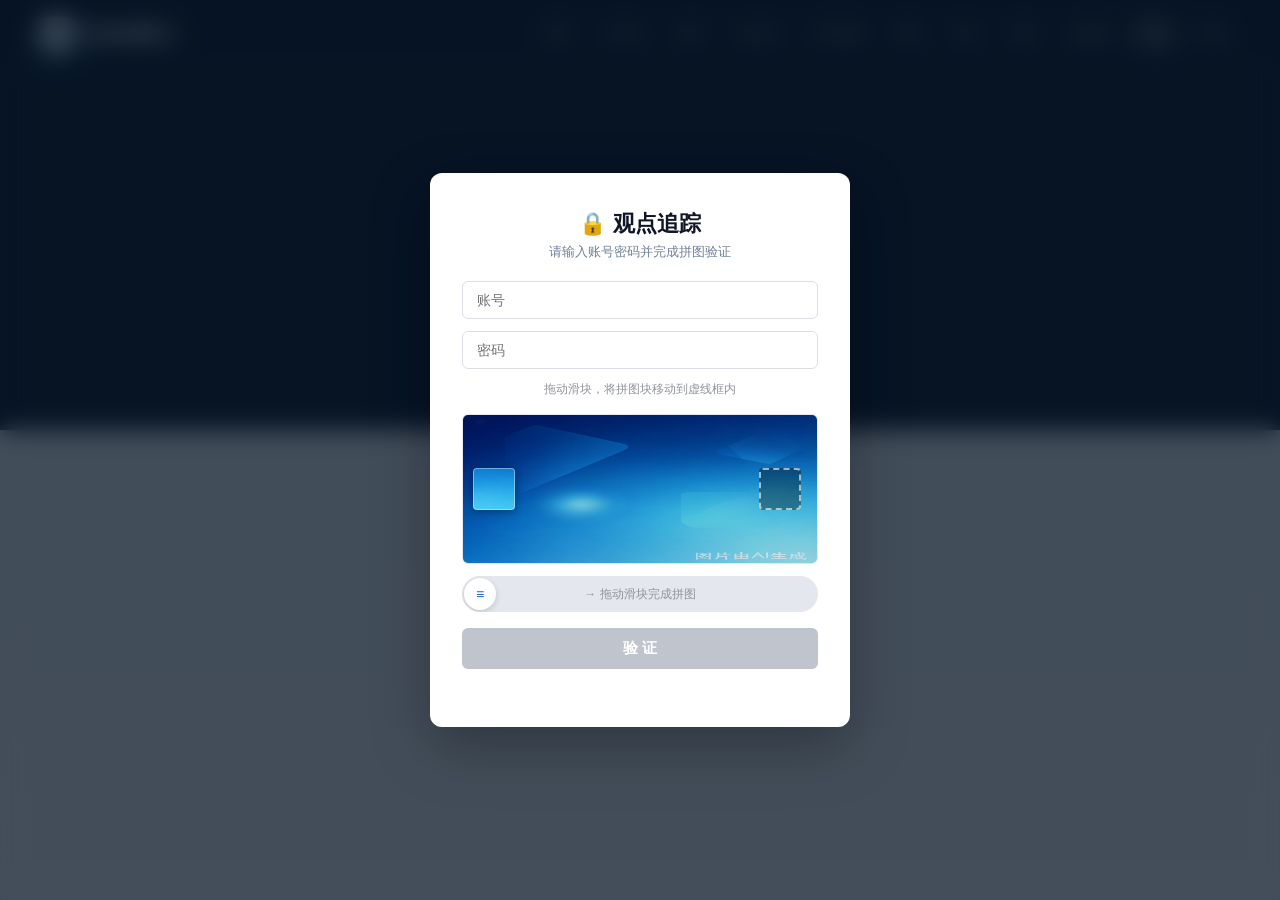
<file: pages/wu2198.html>
<!DOCTYPE html>
<html lang="zh-CN">
<head>
<meta charset="UTF-8">
<meta name="viewport" content="width=device-width, initial-scale=1.0">
<title>wu2198 观点追踪 - 基金观察台</title>
<link rel="stylesheet" href="../assets/site.css">
<style>
  .main { max-width: 1400px; margin: 0 auto; padding: 20px 24px; }

  /* report-heading 白色卡片 */
  .report-heading {
    background: var(--panel); border-radius: 12px; padding: 22px 28px;
    margin-bottom: 18px; box-shadow: var(--shadow);
    display: flex; align-items: flex-start; justify-content: space-between;
    gap: 16px; flex-wrap: wrap;
  }
  .report-heading .eyebrow {
    font-size: 11px; font-weight: 700; letter-spacing: 1.5px;
    text-transform: uppercase; color: var(--muted); margin-bottom: 4px;
  }
  .report-heading h1 { font-size: 22px; font-weight: 800; color: var(--ink); margin: 0; }
  .report-heading .desc { font-size: 13px; color: var(--muted); margin-top: 6px; line-height: 1.6; }
  .report-heading .date-line { font-size: 12px; color: var(--muted); margin-top: 4px; }

  /* 分类筛选栏 */
  .filter-bar {
    display: flex; gap: 8px; flex-wrap: wrap; margin-bottom: 18px;
    align-items: center;
  }
  .filter-bar .filter-label {
    font-size: 12px; font-weight: 700; color: var(--muted);
    text-transform: uppercase; letter-spacing: 0.5px; margin-right: 4px;
  }
  .filter-pill {
    padding: 6px 16px; border-radius: 20px; font-size: 13px;
    font-weight: 600; cursor: pointer; border: 1.5px solid var(--line);
    background: var(--panel); color: var(--muted);
    transition: background 0.15s, color 0.15s, border-color 0.15s;
    user-select: none; white-space: nowrap;
  }
  .filter-pill:hover {
    color: var(--ink); border-color: #bcc3d2; background: #f5f6fa;
  }
  .filter-pill.active {
    color: #fff; background: #071425; border-color: #071425;
    font-weight: 700;
  }
  .filter-pill .count { font-size: 11px; opacity: 0.7; margin-left: 4px; }

  /* ============ 观点总结区（两块） ============ */
  .summary-card {
    background: var(--panel); border-radius: 12px;
    padding: 18px 22px; margin-bottom: 16px;
    box-shadow: 0 1px 6px rgba(0,0,0,0.06);
  }
  .summary-card h2 {
    font-size: 16px; font-weight: 800; color: var(--ink);
    margin: 0 0 14px 0; padding-bottom: 10px;
    border-bottom: 2px solid var(--line);
    display: flex; align-items: center; gap: 8px;
  }
  .summary-card .hint {
    font-size: 11px; font-weight: 400; color: var(--muted);
    margin-left: auto;
  }

  /* 关键点位表格 */
  .levels-table {
    width: 100%; border-collapse: collapse; font-size: 13px;
  }
  .levels-table thead th {
    padding: 7px 10px; font-size: 11px; font-weight: 700;
    text-transform: uppercase; letter-spacing: 0.5px;
    text-align: left; color: var(--muted);
    border-bottom: 2px solid var(--line);
  }
  .levels-table tbody td {
    padding: 8px 10px; vertical-align: middle;
    border-bottom: 1px solid #f0f3f8;
  }
  .levels-table tbody tr:last-child td { border-bottom: none; }
  .levels-table tbody tr:hover { background: #f8f9fe; }
  .levels-table .lev-date { font-weight: 700; white-space: nowrap; color: var(--ink); width: 75px; }
  .levels-table .lev-badge {
    display: inline-block; padding: 2px 8px; border-radius: 4px;
    font-size: 11px; font-weight: 700; white-space: nowrap;
  }
  .levels-table .lev-summary { color: var(--ink); line-height: 1.5; }
  .levels-table .lev-levels { white-space: nowrap; }
  .level-chip {
    display: inline-flex; align-items: center; gap: 3px;
    padding: 3px 10px; border-radius: 14px; font-size: 13px;
    font-weight: 700; margin: 2px 4px;
  }
  .level-chip.support { background: #e8f5e9; color: #2e7d32; border: 1px solid #a5d6a7; }
  .level-chip.resist  { background: #fce4ec; color: #c62828; border: 1px solid #ef9a9a; }
  .level-chip.close   { background: #e3f2fd; color: #1565c0; border: 1px solid #90caf9; }
  .level-chip .lbl { font-size: 10px; opacity: 0.7; }

  .lev-link { font-size: 11px; }
  .lev-link a { color: var(--blue); text-decoration: none; white-space: nowrap; }
  .lev-link a:hover { text-decoration: underline; }

  /* 热门观点 — 新闻标题风格 */
  .hot-list { margin: 0; padding: 0; list-style: none; }
  .hot-item {
    display: flex; align-items: center; gap: 10px;
    padding: 8px 0; font-size: 13px;
    border-bottom: 1px solid #f0f3f8; flex-wrap: wrap;
  }
  .hot-item:last-child { border-bottom: none; }
  .hot-item .hi-date { font-size: 12px; font-weight: 700; white-space: nowrap; width: 75px; color: var(--muted); }
  .hot-item .hi-cat {
    display: inline-block; padding: 1px 8px; border-radius: 3px;
    font-size: 10px; font-weight: 700; white-space: nowrap; flex-shrink: 0;
  }
  .hot-item .hi-title {
    flex: 1; color: var(--blue); cursor: pointer; line-height: 1.5;
    text-decoration: none; font-weight: 600;
  }
  .hot-item .hi-title:hover { text-decoration: underline; color: #0d5fc5; }

  .summary-empty {
    text-align: center; padding: 18px; color: var(--muted); font-size: 13px;
  }

  /* ============ 时间线（详情） ============ */
  .timeline-section { margin-top: 4px; }
  .timeline-section h2 {
    font-size: 16px; font-weight: 800; color: var(--ink);
    margin: 0 0 14px 0; padding-bottom: 10px;
    border-bottom: 2px solid var(--line);
    display: flex; align-items: center; gap: 8px;
  }
  .timeline-section h2::after {
    content: '原文完整内容';
    font-size: 11px; font-weight: 400; color: var(--muted);
    margin-left: auto;
  }
  .timeline { position: relative; padding-left: 28px; }
  .timeline::before {
    content: ''; position: absolute; left: 8px; top: 0; bottom: 0;
    width: 2px; background: var(--line);
  }

  .view-card {
    position: relative; background: var(--panel); border-radius: 10px;
    padding: 16px 20px; margin-bottom: 14px;
    box-shadow: 0 1px 6px rgba(0,0,0,0.06);
    transition: box-shadow 0.2s ease;
  }
  .view-card:hover { box-shadow: 0 3px 16px rgba(0,0,0,0.1); }
  .view-card::before {
    content: ''; position: absolute; left: -24px; top: 20px;
    width: 10px; height: 10px; border-radius: 50%;
    background: var(--muted); border: 2px solid var(--panel);
    box-shadow: 0 0 0 2px var(--line);
  }

  .card-head {
    display: flex; align-items: center; gap: 10px;
    margin-bottom: 10px; flex-wrap: wrap;
  }
  .card-date { font-size: 13px; font-weight: 700; color: var(--ink); white-space: nowrap; }
  .card-time { font-size: 12px; color: var(--muted); }
  .card-cat {
    display: inline-block; padding: 2px 10px; border-radius: 4px;
    font-size: 11px; font-weight: 700; letter-spacing: 0.3px;
  }
  .card-tags { display: flex; gap: 4px; flex-wrap: wrap; margin-left: auto; }
  .card-tag {
    display: inline-block; padding: 1px 8px; border-radius: 3px;
    font-size: 10px; background: #f0f3f8; color: var(--muted);
    letter-spacing: 0.2px;
  }

  .card-body { font-size: 14px; line-height: 1.7; color: var(--ink); margin-bottom: 8px; }

  .card-foot {
    display: flex; align-items: center; gap: 12px;
    font-size: 11px; color: var(--muted);
  }
  .card-foot a { color: var(--blue); text-decoration: none; }
  .card-foot a:hover { text-decoration: underline; }
  .verified-badge {
    display: inline-flex; align-items: center; gap: 3px;
    font-size: 10px; color: #2e7d32;
  }

  .empty-state {
    text-align: center; padding: 60px 20px; color: var(--muted); font-size: 14px;
  }

  .page-footer { text-align: center; color: #aaa; font-size: 11px; padding: 20px; margin-top: 8px; }

  /* ========== 登录验证层 ========== */
  .login-overlay {
    position: fixed; inset: 0; z-index: 1000;
    background: rgba(7, 20, 37, 0.75);
    backdrop-filter: blur(12px);
    display: flex; align-items: center; justify-content: center;
  }
  .login-overlay.hidden { display: none; }
  .login-card {
    background: #fff; border-radius: 12px;
    padding: 36px 32px 28px; width: 420px; max-width: 96vw;
    box-shadow: 0 20px 60px rgba(0,0,0,0.3); text-align: center;
  }
  .login-card h2 { margin: 0 0 4px; font-size: 22px; color: var(--ink); }
  .login-card .sub { margin: 0 0 20px; font-size: 13px; color: var(--muted); }
  .login-card input {
    width: 100%; padding: 10px 14px; margin-bottom: 12px;
    border: 1px solid #dcdfe6; border-radius: 6px;
    font-size: 14px; outline: none; transition: border-color 0.2s;
  }
  .login-card input:focus {
    border-color: var(--blue);
    box-shadow: 0 0 0 2px rgba(27,103,201,0.1);
  }
  .puzzle-box {
    position: relative; width: 100%; height: 150px;
    margin: 16px 0 12px; background: #f5f7fa;
    border-radius: 6px; overflow: hidden; border: 1px solid #e4e7ed;
  }
  .puzzle-bg {
    position: absolute; inset: 0;
    background-size: cover; background-position: center;
    filter: brightness(0.9);
  }
  .puzzle-hole {
    position: absolute; width: 42px; height: 42px;
    background: rgba(0,0,0,0.35); border: 2px dashed rgba(255,255,255,0.6);
    border-radius: 4px; z-index: 1;
  }
  .puzzle-piece {
    position: absolute; width: 42px; height: 42px;
    border-radius: 4px; cursor: grab; z-index: 2;
    box-shadow: 0 2px 8px rgba(0,0,0,0.3);
    border: 1px solid rgba(255,255,255,0.4);
  }
  .puzzle-piece:active { cursor: grabbing; }
  .puzzle-piece.verified {
    border-color: #67c23a;
    box-shadow: 0 0 0 3px rgba(103,194,58,0.3);
  }
  .slider-track-wrap {
    position: relative; width: 100%; height: 36px;
    margin: 12px 0 16px; background: #e4e7ed;
    border-radius: 18px; overflow: hidden;
  }
  .slider-fill {
    position: absolute; left: 0; top: 0; bottom: 0; width: 0;
    background: linear-gradient(90deg, #c6e0ff, #a8d1ff);
    border-radius: 18px 0 0 18px; transition: width 0.1s linear;
  }
  .slider-thumb {
    position: absolute; left: 2px; top: 2px;
    width: 32px; height: 32px; background: #fff;
    border-radius: 50%; box-shadow: 0 2px 6px rgba(0,0,0,0.15);
    cursor: grab; display: flex; align-items: center; justify-content: center;
    font-size: 14px; color: var(--blue); z-index: 2;
    transition: background 0.3s;
  }
  .slider-thumb:active { cursor: grabbing; }
  .slider-thumb.verified { background: #67c23a; color: #fff; }
  .slider-text {
    position: absolute; inset: 0;
    display: flex; align-items: center; justify-content: center;
    font-size: 12px; color: #909399; pointer-events: none;
  }
  .login-btn {
    width: 100%; padding: 11px 0; border: none; border-radius: 6px;
    font-size: 15px; font-weight: 600; cursor: pointer;
    background: #c0c4cc; color: #fff; transition: background 0.25s;
  }
  .login-btn.ready { background: var(--blue); }
  .login-btn.ready:hover { background: #1659ad; }
  .login-err { margin-top: 10px; font-size: 13px; color: var(--red); min-height: 20px; }
  .puzzle-tip { font-size: 12px; color: #909399; margin-bottom: 8px; }
</style>
</head>
<body>
  <!-- ========== 登录验证层 ========== -->
  <div id="login-overlay" class="login-overlay">
    <div class="login-card">
      <h2>🔒 观点追踪</h2>
      <p class="sub">请输入账号密码并完成拼图验证</p>
      <input type="text" id="user-input" placeholder="账号" autocomplete="off">
      <input type="password" id="pass-input" placeholder="密码" autocomplete="off">
      <p class="puzzle-tip">拖动滑块，将拼图块移动到虚线框内</p>
      <div class="puzzle-box" id="puzzle-box">
        <div class="puzzle-bg" id="puzzle-bg"></div>
        <div class="puzzle-hole" id="puzzle-hole"></div>
        <div class="puzzle-piece" id="puzzle-piece"></div>
      </div>
      <div class="slider-track-wrap" id="slider-track">
        <div class="slider-fill" id="slider-fill"></div>
        <div class="slider-text" id="slider-text">→ 拖动滑块完成拼图</div>
        <div class="slider-thumb" id="slider-thumb">≡</div>
      </div>
      <button id="login-btn" class="login-btn" disabled>验 证</button>
      <div class="login-err" id="login-err"></div>
    </div>
  </div>

  <!-- ========== 页面主体 ========== -->
  <div id="main-content" style="display:none">
    <script src="../assets/nav.js"></script>

    <main class="main">
      <section class="report-heading">
        <div>
          <p class="eyebrow">Opinion Tracker</p>
          <h1>wu2198 投资观点追踪</h1>
          <p class="desc">
            追踪微博博主 <strong>wu2198</strong>（粉丝50万+）的投资市场观点。
            分类：<span style="color:#1976d2">美股</span> ·
            <span style="color:#c62828">港股</span> ·
            <span style="color:#e65100">A股点位</span> ·
            <span style="color:#2e7d32">A股板块</span> ·
            <span style="color:#f9a825">黄金</span> ·
            <span style="color:#6a1b9a">其他投资观点</span>
          </p>
          <p class="date-line" id="date-line">数据截至 ——，共收录 N 条观点</p>
        </div>
      </section>

      <div class="filter-bar">
        <span class="filter-label">分类筛选</span>
        <span class="filter-pill active" data-cat="all" onclick="filterBy('all')">全部</span>
      </div>

      <section class="summary-card" id="levels-card">
        <h2>🎯 关键点位 <span class="hint">支撑 / 阻力 / 收盘</span></h2>
        <div id="levels-content"></div>
      </section>

      <section class="summary-card" id="hot-card">
        <h2>🔥 热门观点 <span class="hint">点击标题查看原文</span></h2>
        <div id="hot-content"></div>
      </section>

      <section class="timeline-section">
        <h2>📜 原文详情</h2>
        <div class="timeline" id="timeline"></div>
      </section>

      <div class="page-footer">
        ⚠️ 观点来源于微博公开内容，仅供研究参考，不构成投资建议。<br>
        数据获取方式：当前为手动维护阶段，后续考虑自动化方案。
      </div>
    </main>
  </div>

  <script src="../data/wu2198_views.js"></script>

  <!-- ========== 登录验证 JS ========== -->
  <script>
  (function() {
    var USER = 'cbj';
    var PASS = 'cbj';
    var BG_IMG = '../assets/Abstract_financial_technology__2026-06-18T04-02-26.png';

    var puzzleBox = document.getElementById('puzzle-box');
    var puzzleBg = document.getElementById('puzzle-bg');
    var puzzleHole = document.getElementById('puzzle-hole');
    var puzzlePiece = document.getElementById('puzzle-piece');
    var sliderTrack = document.getElementById('slider-track');
    var sliderFill = document.getElementById('slider-fill');
    var sliderThumb = document.getElementById('slider-thumb');
    var sliderText = document.getElementById('slider-text');
    var loginBtn = document.getElementById('login-btn');
    var errEl = document.getElementById('login-err');
    var userInput = document.getElementById('user-input');
    var passInput = document.getElementById('pass-input');
    var overlay = document.getElementById('login-overlay');

    var sliderVerified = false;
    var dragging = false;
    var startX = 0, startLeft = 0, maxLeft = 0, targetX = 0, pieceStartX = 10;
    var PIECE_SIZE = 42, TOLERANCE = 5;

    function preloadImage(url, cb) {
      var img = new Image();
      img.onload = function() { cb(true); };
      img.onerror = function() { cb(false); };
      img.src = url;
    }

    function initPuzzle() {
      var boxW = puzzleBox.clientWidth, boxH = puzzleBox.clientHeight;
      if (boxW <= 0 || boxH <= 0) { setTimeout(initPuzzle, 100); return; }
      puzzleBg.style.backgroundImage = 'url(' + BG_IMG + ')';
      puzzleBg.style.backgroundSize = boxW + 'px ' + boxH + 'px';
      var minTarget = Math.floor(boxW * 0.5);
      var maxTarget = boxW - PIECE_SIZE - 10;
      if (maxTarget <= minTarget) maxTarget = minTarget + 1;
      targetX = Math.floor(minTarget + Math.random() * (maxTarget - minTarget));
      var pieceTop = Math.floor((boxH - PIECE_SIZE) / 2);
      puzzleHole.style.left = targetX + 'px';
      puzzleHole.style.top = pieceTop + 'px';
      puzzlePiece.style.left = pieceStartX + 'px';
      puzzlePiece.style.top = pieceTop + 'px';
      puzzlePiece.style.backgroundImage = 'url(' + BG_IMG + ')';
      puzzlePiece.style.backgroundPosition = (-targetX) + 'px -' + pieceTop + 'px';
      puzzlePiece.style.backgroundSize = boxW + 'px ' + boxH + 'px';
      maxLeft = sliderTrack.clientWidth - sliderThumb.clientWidth - 4;
      if (maxLeft <= 0) maxLeft = 200;
    }

    function getPieceRange() { return puzzleBox.clientWidth - PIECE_SIZE - 20; }

    function setSliderPos(px) {
      px = Math.max(2, Math.min(maxLeft + 2, px));
      sliderThumb.style.left = px + 'px';
      sliderFill.style.width = px + 'px';
      var progress = (px - 2) / maxLeft;
      puzzlePiece.style.left = (pieceStartX + progress * getPieceRange()) + 'px';
    }

    function verifyPiecePos(pieceX) {
      if (Math.abs(pieceX - targetX) <= TOLERANCE) {
        sliderVerified = true;
        sliderThumb.classList.add('verified');
        puzzlePiece.classList.add('verified');
        sliderText.textContent = '✓ 验证通过';
        checkReady(); return true;
      }
      return false;
    }

    sliderThumb.addEventListener('mousedown', function(e) {
      if (sliderVerified) return;
      dragging = true; startX = e.clientX;
      startLeft = parseInt(sliderThumb.style.left) || 2;
      sliderThumb.style.transition = 'none';
      sliderFill.style.transition = 'none';
      puzzlePiece.style.transition = 'none';
      e.preventDefault();
    });
    document.addEventListener('mousemove', function(e) {
      if (!dragging || sliderVerified) return;
      setSliderPos(startLeft + (e.clientX - startX));
    });
    document.addEventListener('mouseup', function() {
      if (!dragging) return; dragging = false;
      sliderThumb.style.transition = 'left 0.3s ease';
      sliderFill.style.transition = 'width 0.3s ease';
      puzzlePiece.style.transition = 'left 0.3s ease';
      if (!sliderVerified) {
        var curX = parseFloat(puzzlePiece.style.left) || pieceStartX;
        if (!verifyPiecePos(curX)) setSliderPos(2);
      }
    });
    sliderThumb.addEventListener('touchstart', function(e) {
      if (sliderVerified) return;
      dragging = true; startX = e.touches[0].clientX;
      startLeft = parseInt(sliderThumb.style.left) || 2;
      sliderThumb.style.transition = 'none';
      sliderFill.style.transition = 'none';
      puzzlePiece.style.transition = 'none';
      e.preventDefault();
    });
    document.addEventListener('touchmove', function(e) {
      if (!dragging || sliderVerified) return;
      setSliderPos(startLeft + (e.touches[0].clientX - startX));
    });
    document.addEventListener('touchend', function() {
      if (!dragging) return; dragging = false;
      sliderThumb.style.transition = 'left 0.3s ease';
      sliderFill.style.transition = 'width 0.3s ease';
      puzzlePiece.style.transition = 'left 0.3s ease';
      if (!sliderVerified) {
        var curX = parseFloat(puzzlePiece.style.left) || pieceStartX;
        if (!verifyPiecePos(curX)) setSliderPos(2);
      }
    });

    function checkReady() {
      var ok = sliderVerified && userInput.value.trim() !== '' && passInput.value.trim() !== '';
      loginBtn.classList.toggle('ready', ok);
      loginBtn.disabled = !ok;
    }
    userInput.addEventListener('input', checkReady);
    passInput.addEventListener('input', checkReady);

    loginBtn.addEventListener('click', function() {
      if (userInput.value.trim() !== USER || passInput.value.trim() !== PASS) {
        errEl.textContent = '账号或密码错误，请重试'; return;
      }
      if (!sliderVerified) { errEl.textContent = '请先完成拼图验证'; return; }
      errEl.textContent = '';
      document.getElementById('login-overlay').classList.add('hidden');
      document.getElementById('main-content').style.display = '';
    });
    passInput.addEventListener('keydown', function(e) {
      if (e.key === 'Enter' && !loginBtn.disabled) loginBtn.click();
    });

    preloadImage(BG_IMG, function(ok) {
      if (!ok) { sliderText.textContent = '⚠ 验证图片加载失败，请刷新重试'; return; }
      initPuzzle();
    });
    window.addEventListener('resize', function() {
      maxLeft = sliderTrack.clientWidth - sliderThumb.clientWidth - 4;
      if (!sliderVerified) setSliderPos(2);
    });
  })();
  </script>

  <!-- ========== 页面渲染 JS ========== -->
  <script>
    (function() {
      var views = WU2198_VIEWS;
      var colors = WU2198_CATEGORY_COLORS;
      var icons = WU2198_CATEGORY_ICONS;

      views.sort(function(a, b) {
        return (b.date + b.time).localeCompare(a.date + a.time);
      });

      var cats = ["美股","港股","A股点位","A股板块","黄金","其他投资观点"];
      var counts = {};
      cats.forEach(function(c) { counts[c] = 0; });
      views.forEach(function(v) { counts[v.category]++; });

      var latest = views.length > 0 ? views[0].date : '——';
      document.getElementById('date-line').textContent =
        '数据截至 ' + latest + '，共收录 ' + views.length + ' 条观点';

      var filterBar = document.querySelector('.filter-bar');
      cats.forEach(function(c) {
        var span = document.createElement('span');
        span.className = 'filter-pill';
        span.dataset.cat = c;
        span.onclick = function() { filterBy(c); };
        span.innerHTML = icons[c] + ' ' + c + '<span class="count">' + counts[c] + '</span>';
        filterBar.appendChild(span);
      });

      function renderLevels(filterCat) {
        var filtered = filterCat === 'all'
          ? views : views.filter(function(v) { return v.category === filterCat; });
        var withLevels = filtered.filter(function(v) { return v.levels; });
        if (withLevels.length === 0) {
          document.getElementById('levels-content').innerHTML = '<div class="summary-empty">暂无点位数据</div>';
          return;
        }
        var html = '<table class="levels-table"><thead><tr>' +
          '<th style="width:75px">日期</th><th style="width:100px">市场</th><th>摘要</th>' +
          '<th style="text-align:center">点位快照</th><th style="width:70px"></th></tr></thead><tbody>';
        withLevels.forEach(function(v) {
          var cc = colors[v.category] || { bg:'#eee', border:'#999', text:'#666' };
          var chips = [];
          if (v.levels.close !== null) chips.push('<span class="level-chip close"><span class="lbl">收盘</span> '+v.levels.close+'</span>');
          (v.levels.support||[]).forEach(function(s){ chips.push('<span class="level-chip support"><span class="lbl">支撑</span> '+s+'</span>'); });
          (v.levels.resistance||[]).forEach(function(r){ chips.push('<span class="level-chip resist"><span class="lbl">阻力</span> '+r+'</span>'); });
          if (v.levels.note) chips.push('<span style="font-size:11px;color:var(--muted);margin-left:4px">'+v.levels.note+'</span>');
          html += '<tr><td class="lev-date">'+v.date+'</td>' +
            '<td><span class="lev-badge" style="background:'+cc.bg+';color:'+cc.text+';border:1px solid '+cc.border+'">'+icons[v.category]+' '+v.category+'</span></td>' +
            '<td class="lev-summary">'+(v.summary||v.content.slice(0,60)+'…')+'</td>' +
            '<td class="lev-levels" style="text-align:center">'+chips.join('')+'</td>' +
            '<td class="lev-link"><a href="'+v.source_url+'" target="_blank" rel="noopener">查看原文 →</a></td></tr>';
        });
        html += '</tbody></table>';
        document.getElementById('levels-content').innerHTML = html;
      }

      function renderHot(filterCat) {
        var filtered = filterCat === 'all'
          ? views : views.filter(function(v) { return v.category === filterCat; });
        if (filtered.length === 0) {
          document.getElementById('hot-content').innerHTML = '<div class="summary-empty">暂无观点</div>';
          return;
        }
        var html = '<ul class="hot-list">';
        filtered.forEach(function(v) {
          var cc = colors[v.category] || { bg:'#eee', border:'#999', text:'#666' };
          html += '<li class="hot-item"><span class="hi-date">'+v.date+'</span>' +
            '<span class="hi-cat" style="background:'+cc.bg+';color:'+cc.text+';border:1px solid '+cc.border+'">'+icons[v.category]+' '+v.category+'</span>' +
            '<a class="hi-title" href="'+v.source_url+'" target="_blank" rel="noopener">'+(v.summary||v.content.slice(0,100))+'</a></li>';
        });
        html += '</ul>';
        document.getElementById('hot-content').innerHTML = html;
      }

      function renderTimeline(filterCat) {
        var filtered = filterCat === 'all'
          ? views : views.filter(function(v) { return v.category === filterCat; });
        if (filtered.length === 0) {
          document.getElementById('timeline').innerHTML = '<div class="empty-state">该分类暂无观点记录</div>';
          return;
        }
        var html = '';
        filtered.forEach(function(v) {
          var cc = colors[v.category] || { bg:'#eee', border:'#999', text:'#666' };
          var tagsHTML = '';
          if (v.tags && v.tags.length) {
            tagsHTML = '<div class="card-tags">'+v.tags.map(function(t){return '<span class="card-tag">#'+t+'</span>';}).join('')+'</div>';
          }
          var verifiedHTML = v.verified ? '<span class="verified-badge">✓ 已核实原文</span>' : '';
          html += '<div class="view-card"><div class="card-head">' +
            '<span class="card-date">'+v.date+'</span><span class="card-time">'+v.time+'</span>' +
            '<span class="card-cat" style="background:'+cc.bg+';color:'+cc.text+';border:1px solid '+cc.border+'">'+icons[v.category]+' '+v.category+'</span>' +
            tagsHTML+'</div><div class="card-body">'+v.content+'</div>' +
            '<div class="card-foot">'+verifiedHTML+'<a href="'+v.source_url+'" target="_blank" rel="noopener">查看原文 →</a></div></div>';
        });
        document.getElementById('timeline').innerHTML = html;
      }

      window.filterBy = function(cat) {
        var pills = document.querySelectorAll('.filter-pill');
        pills.forEach(function(p) { p.classList.toggle('active', p.dataset.cat === cat); });
        renderLevels(cat); renderHot(cat); renderTimeline(cat);
      };

      renderLevels('all'); renderHot('all'); renderTimeline('all');
    })();
  </script>
</body>
</html>
</file>
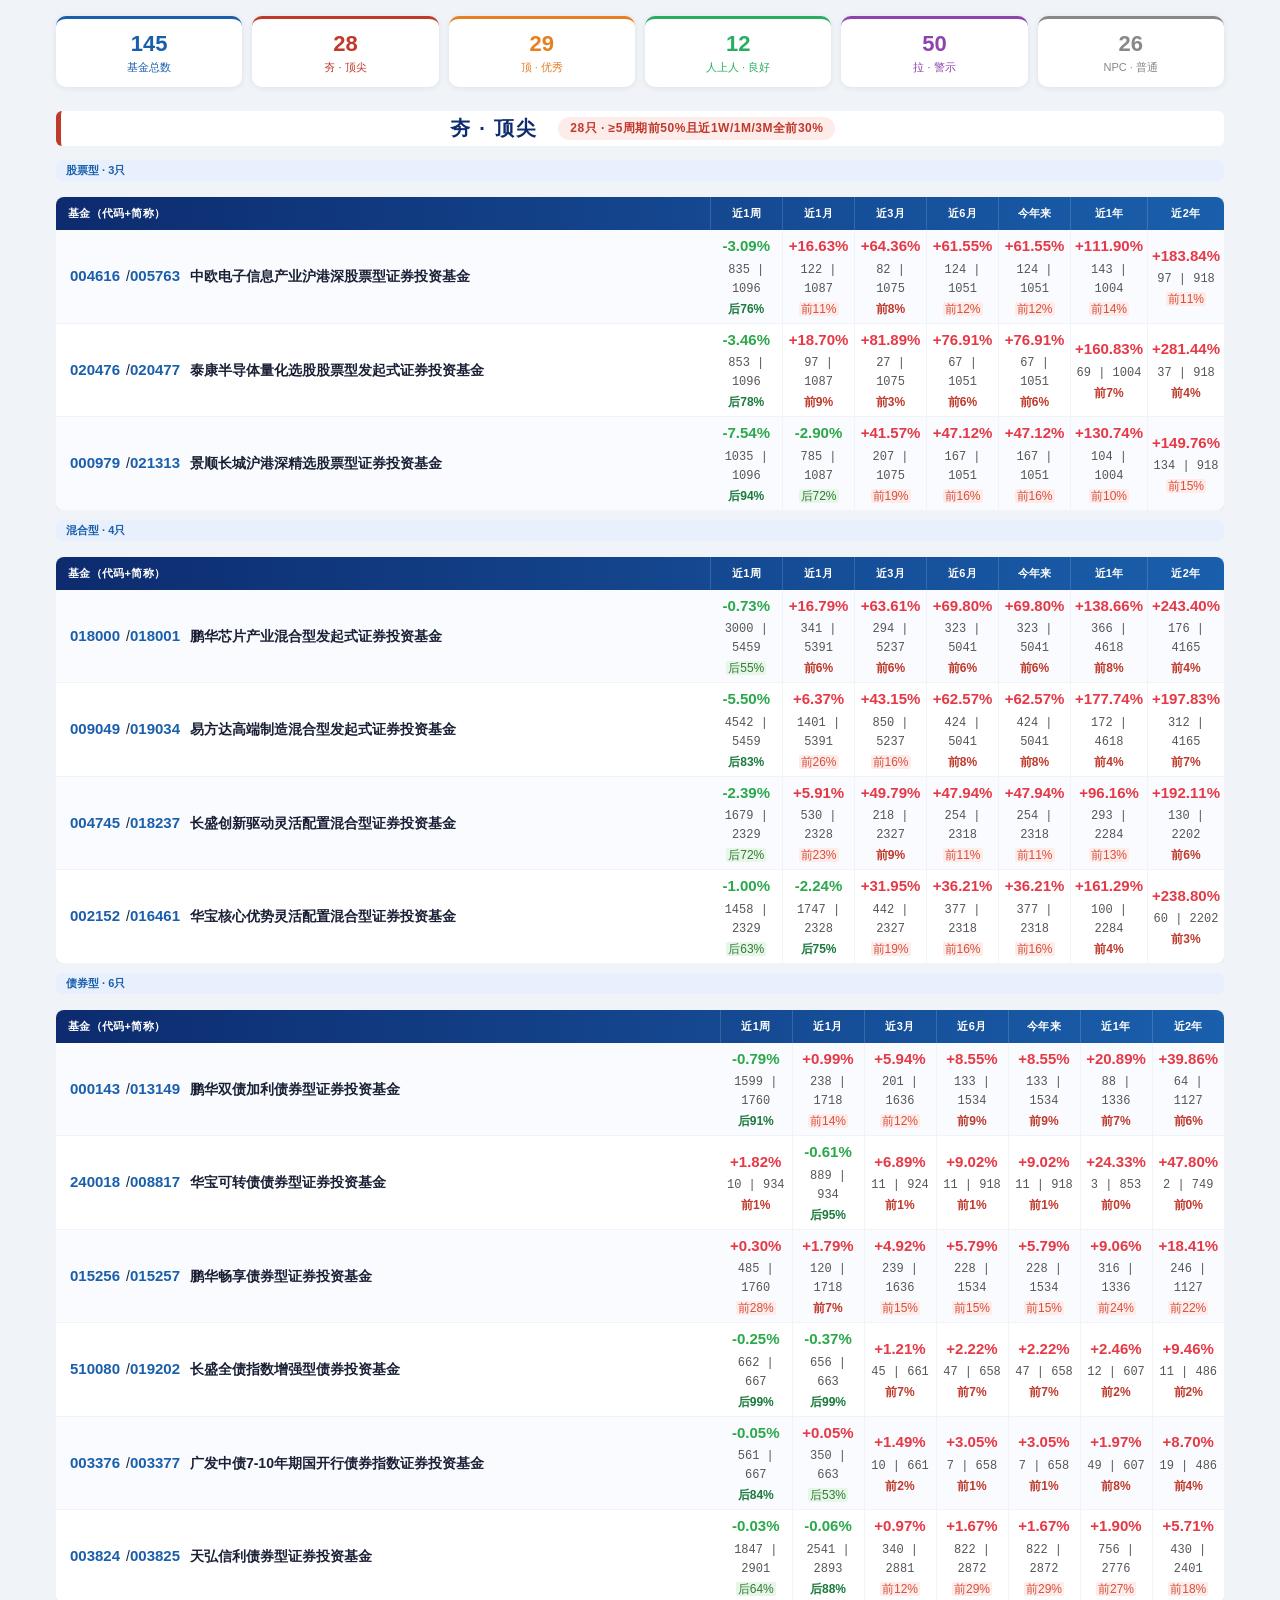
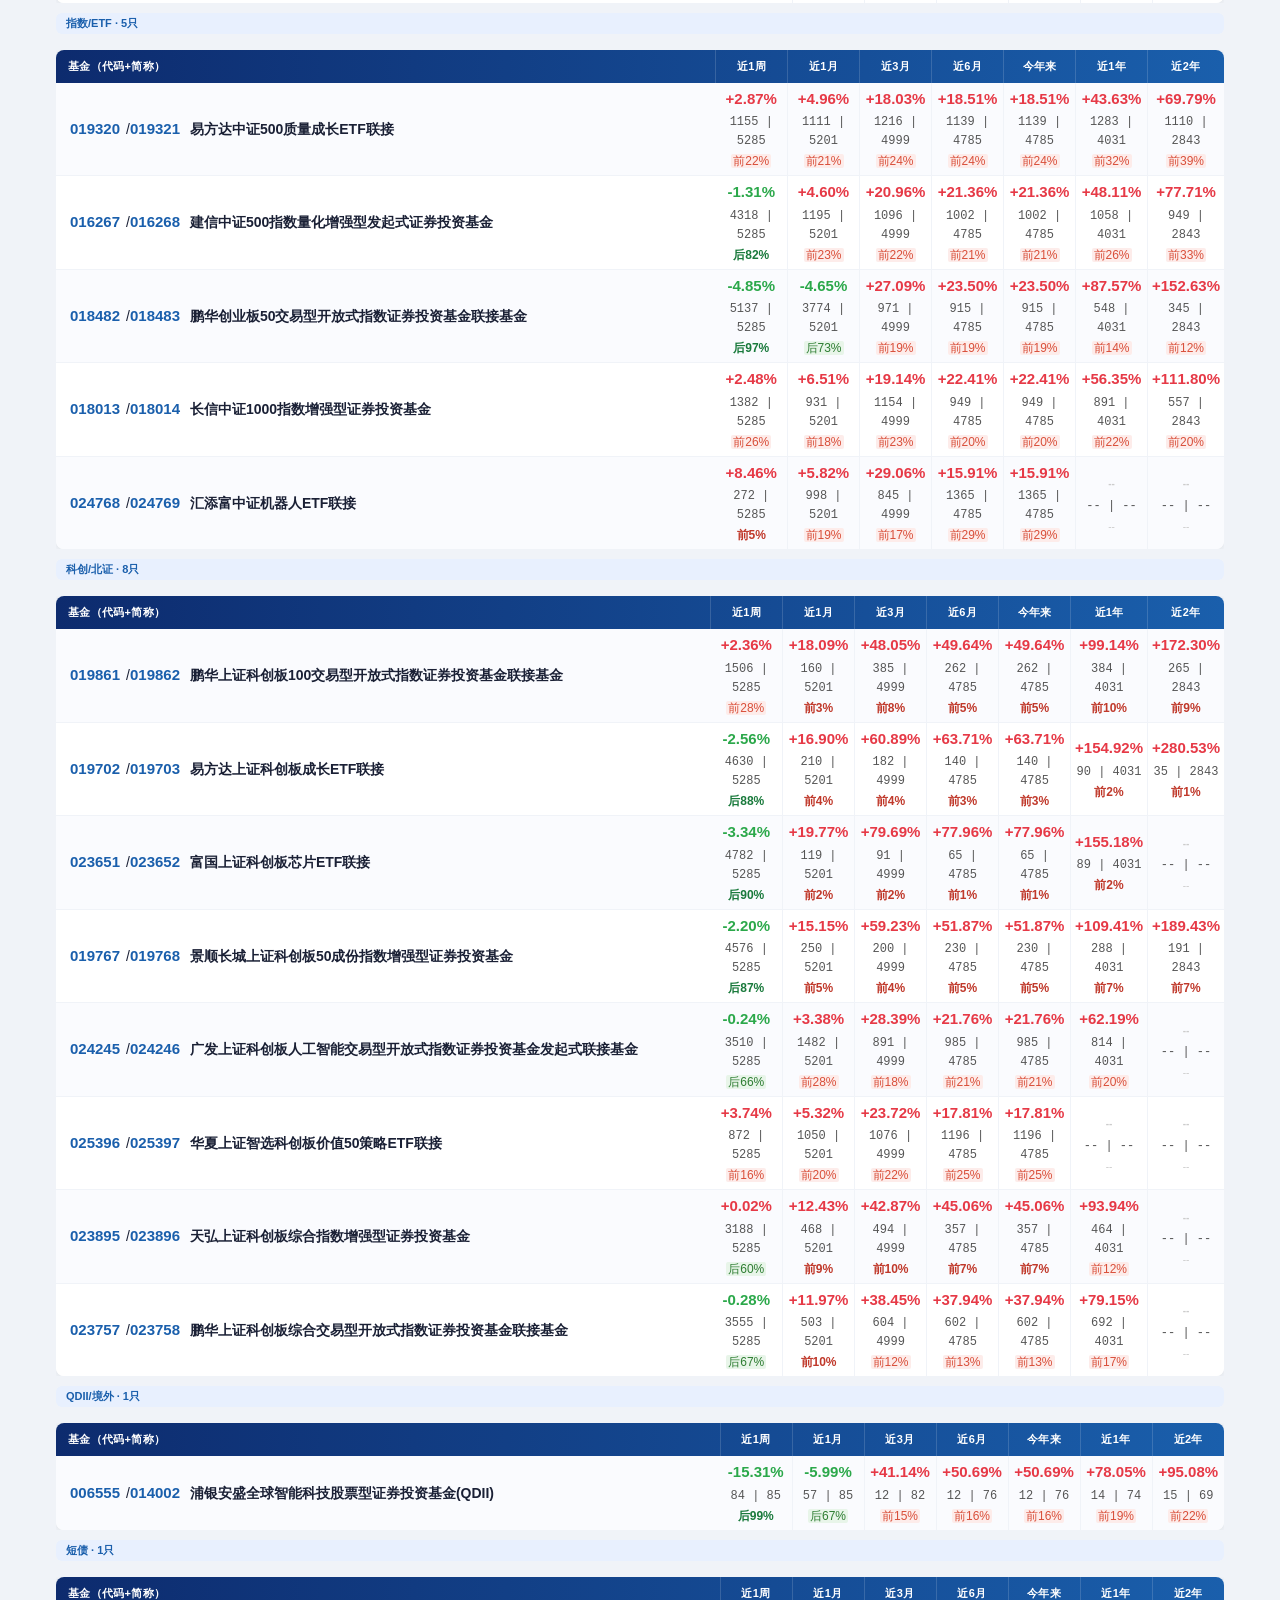
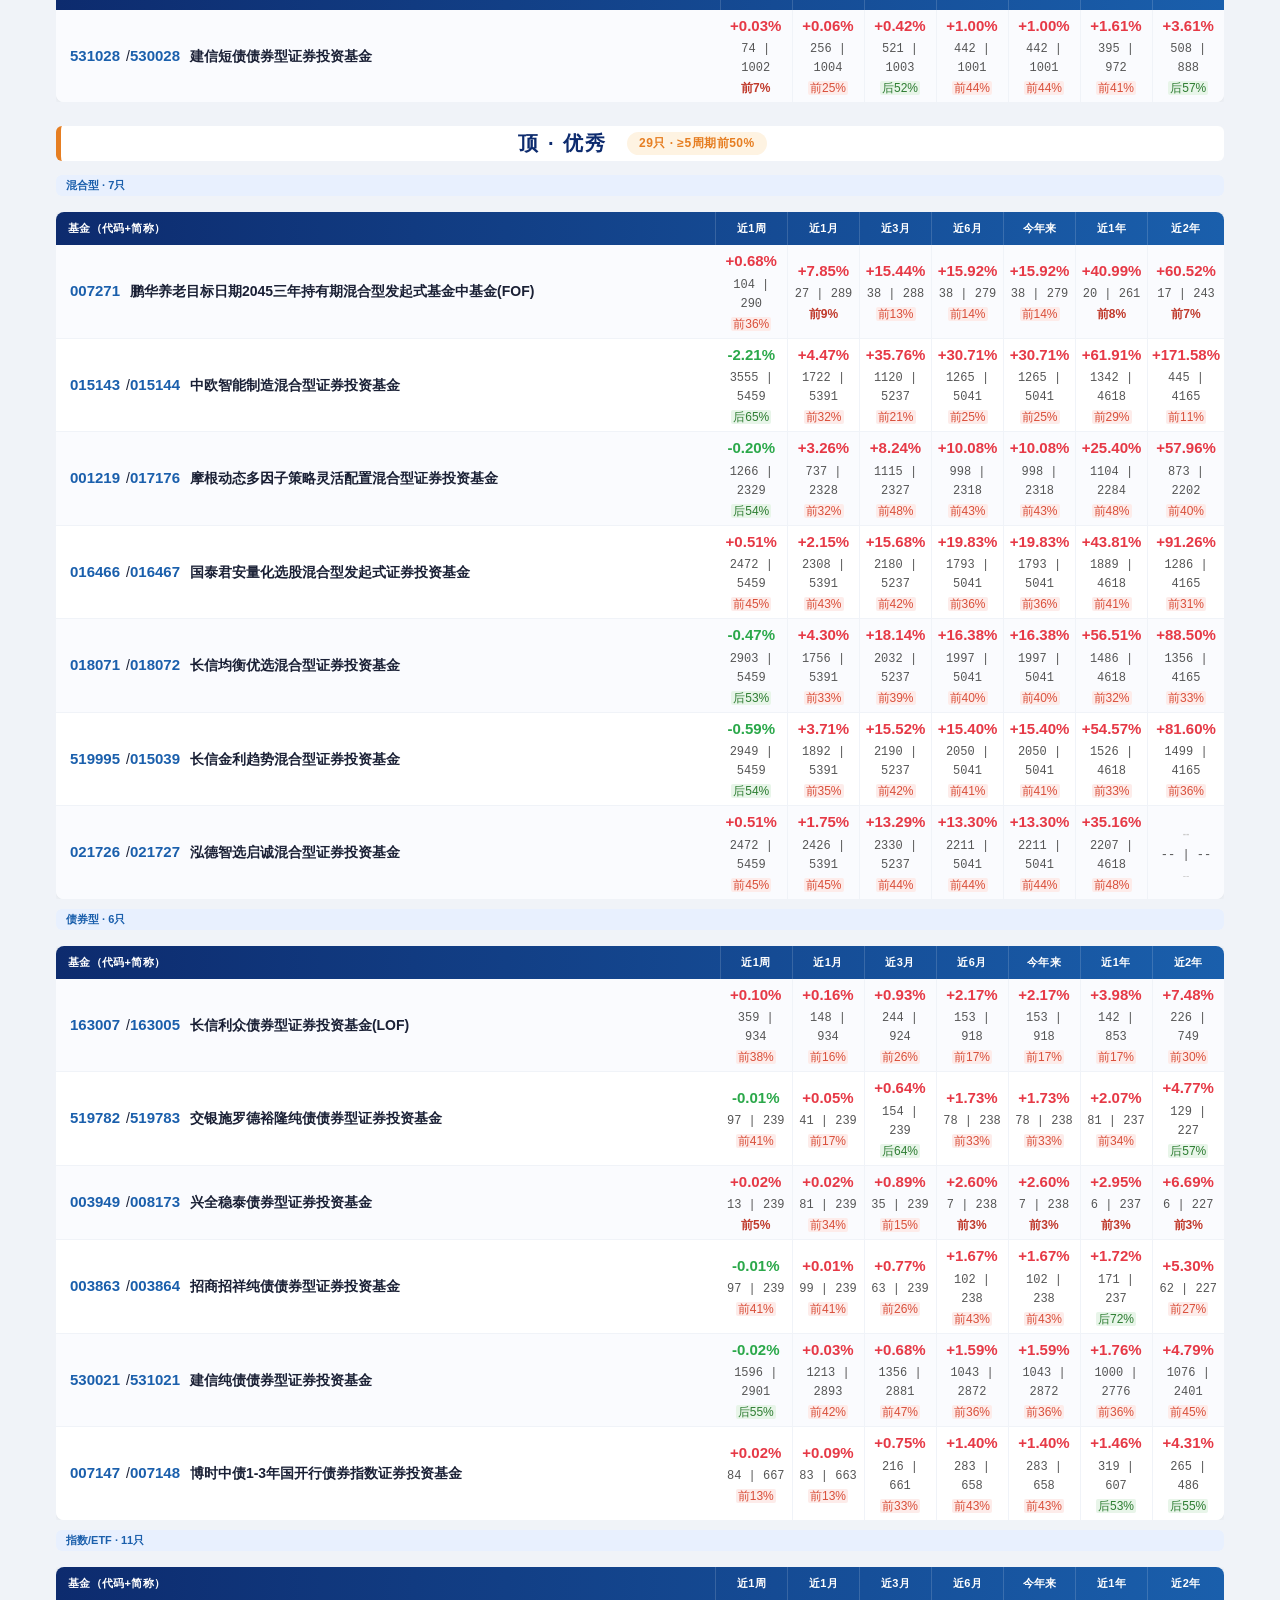
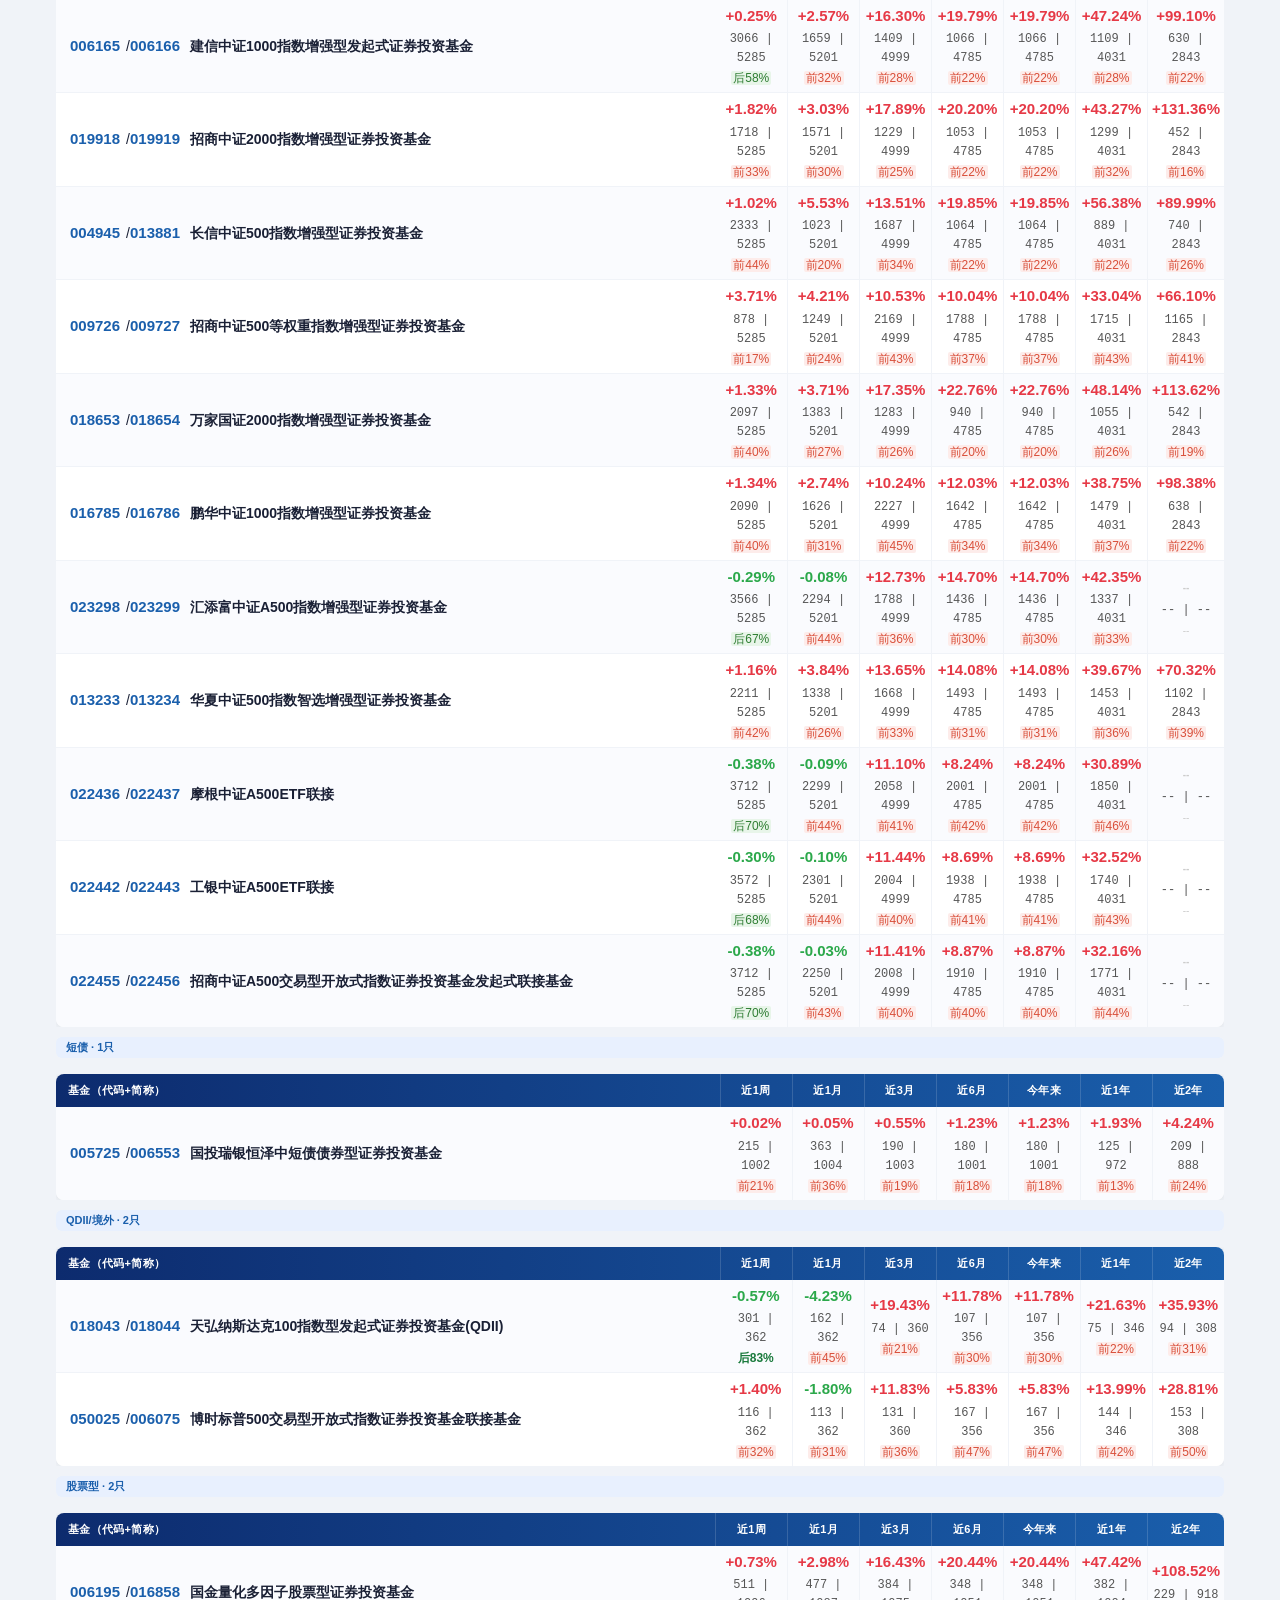
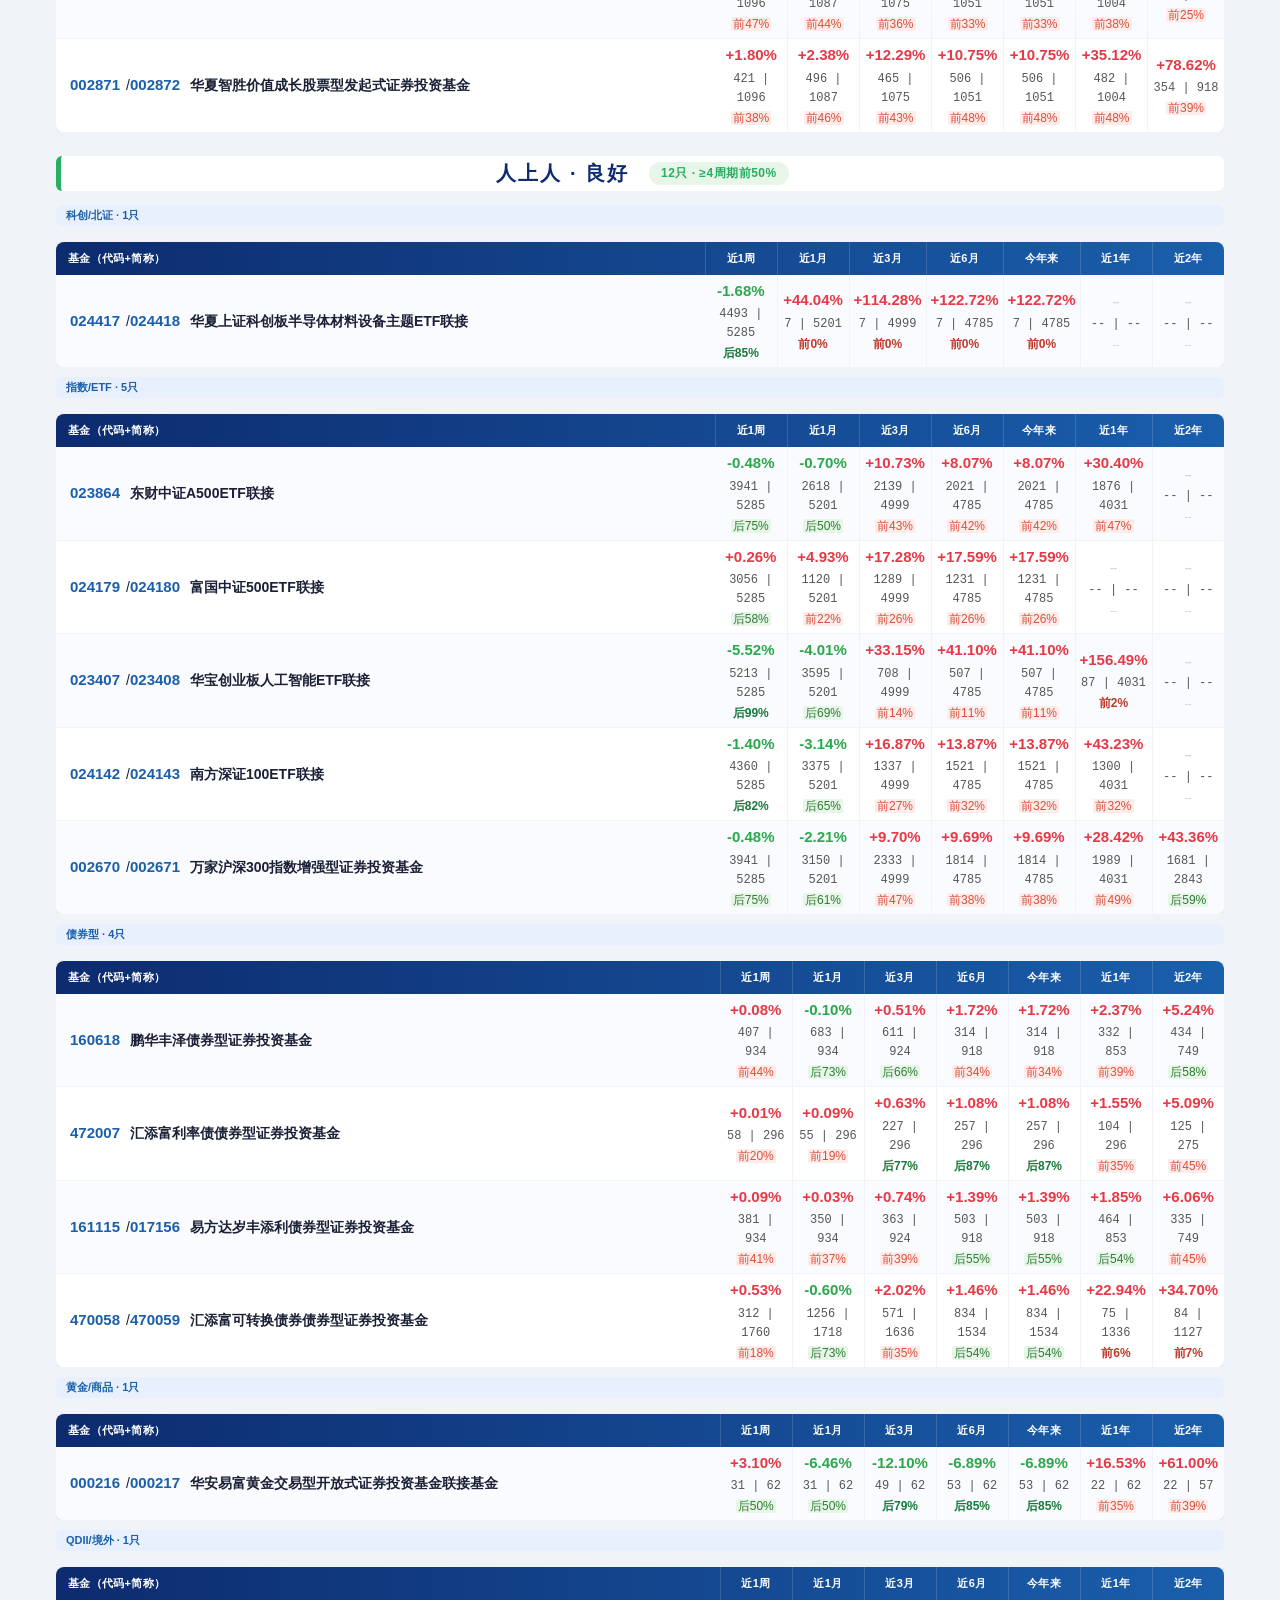
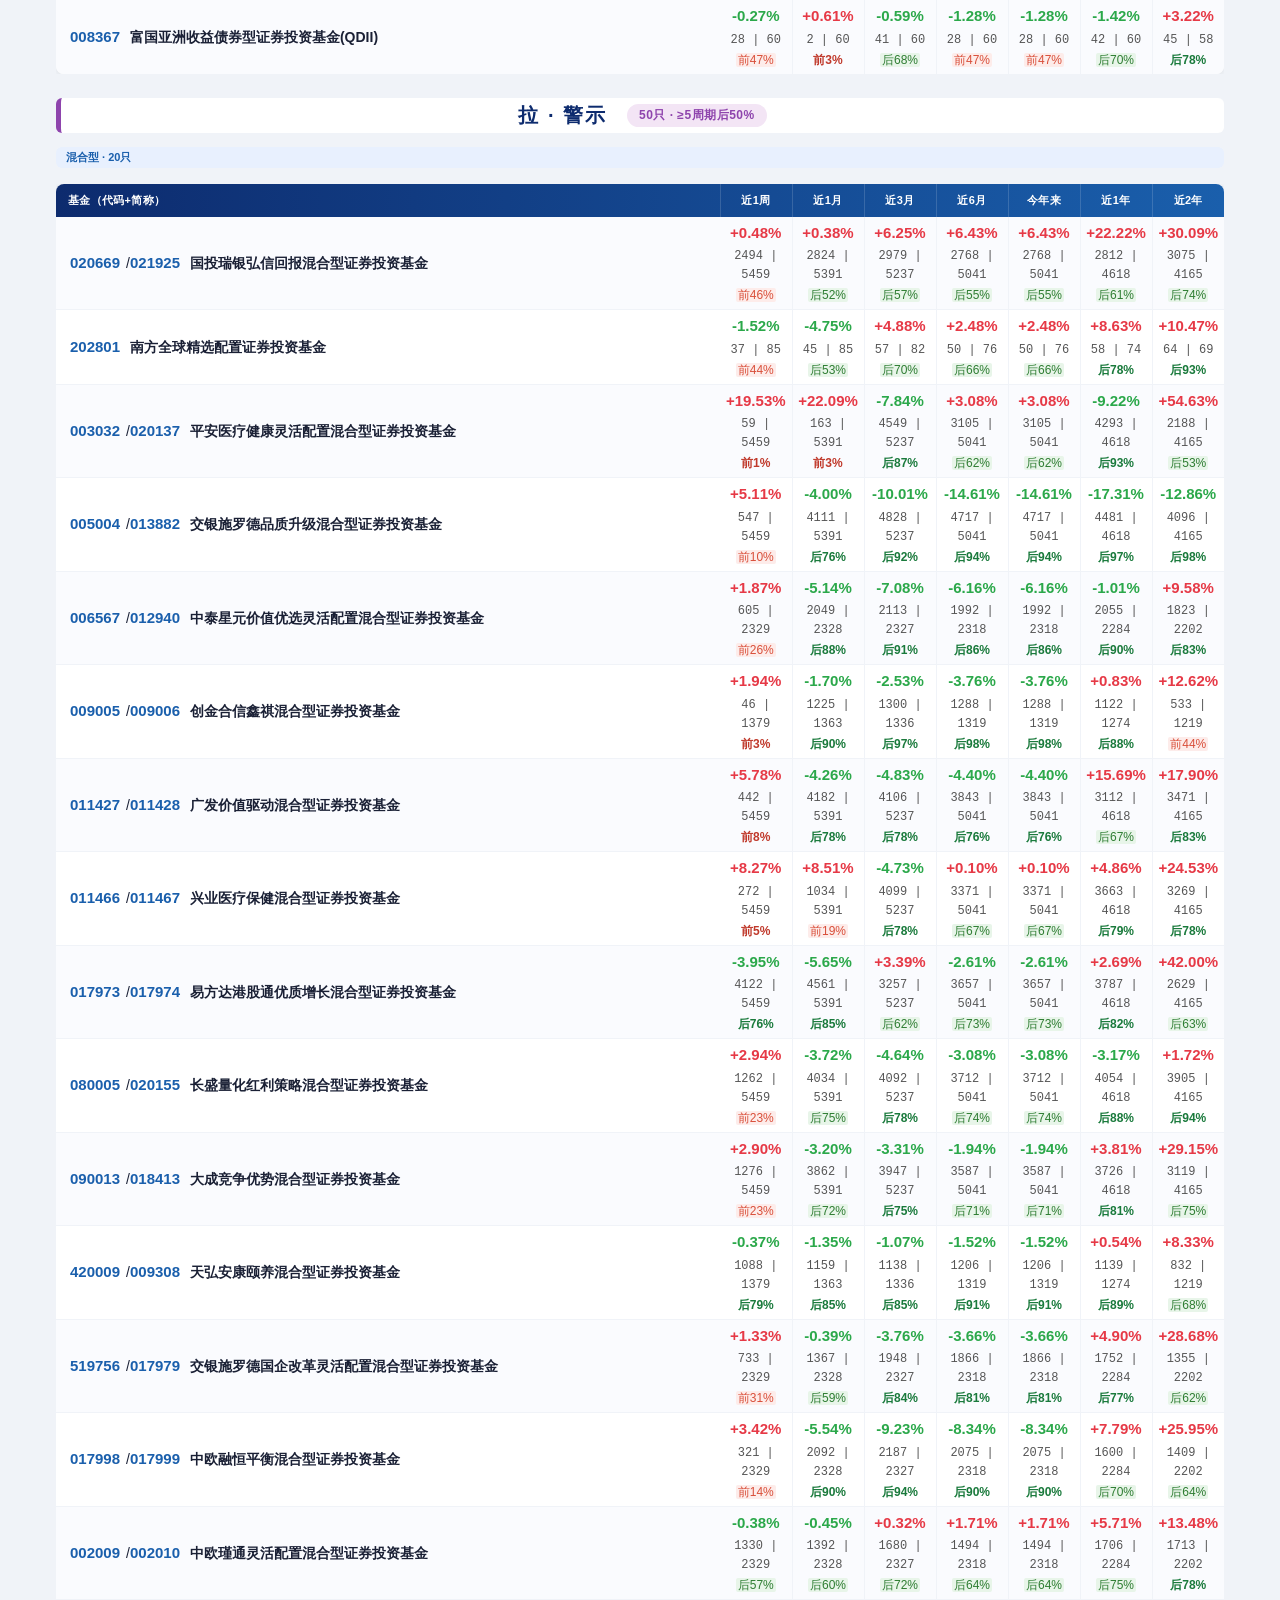
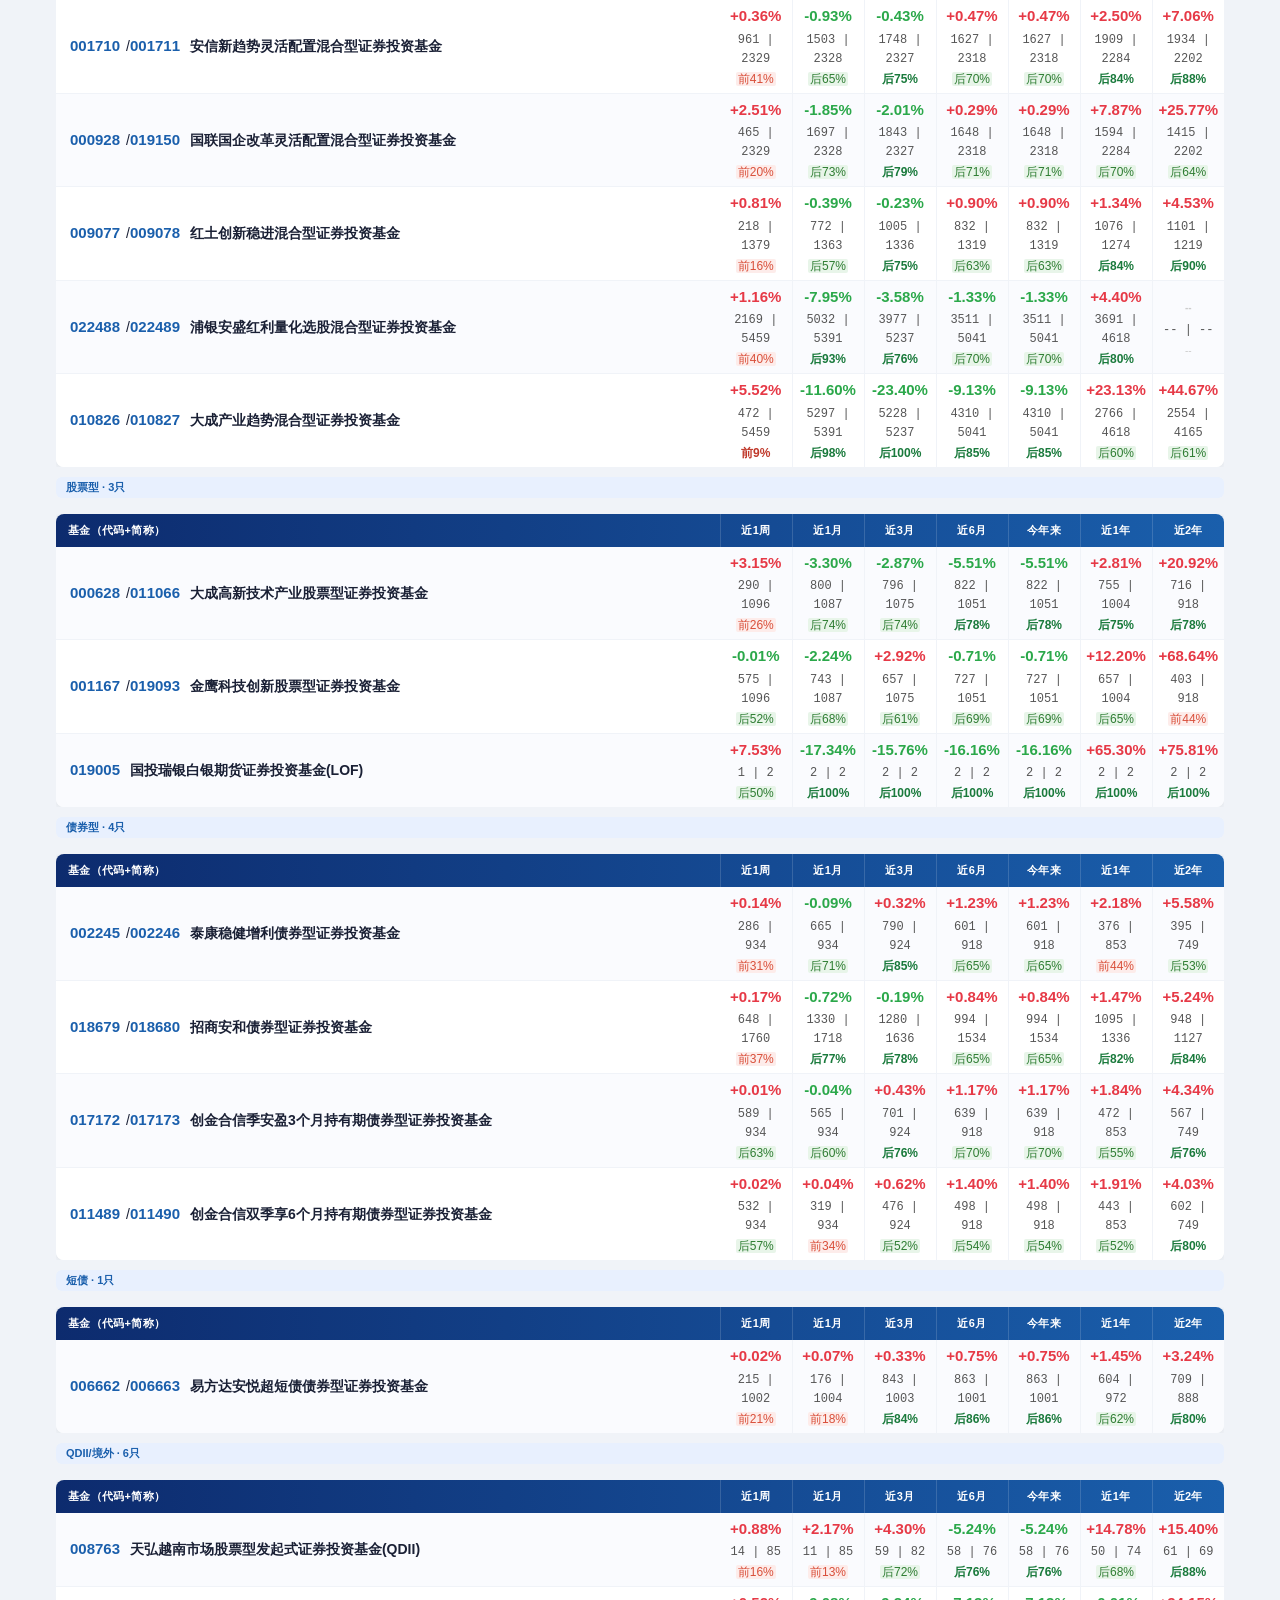
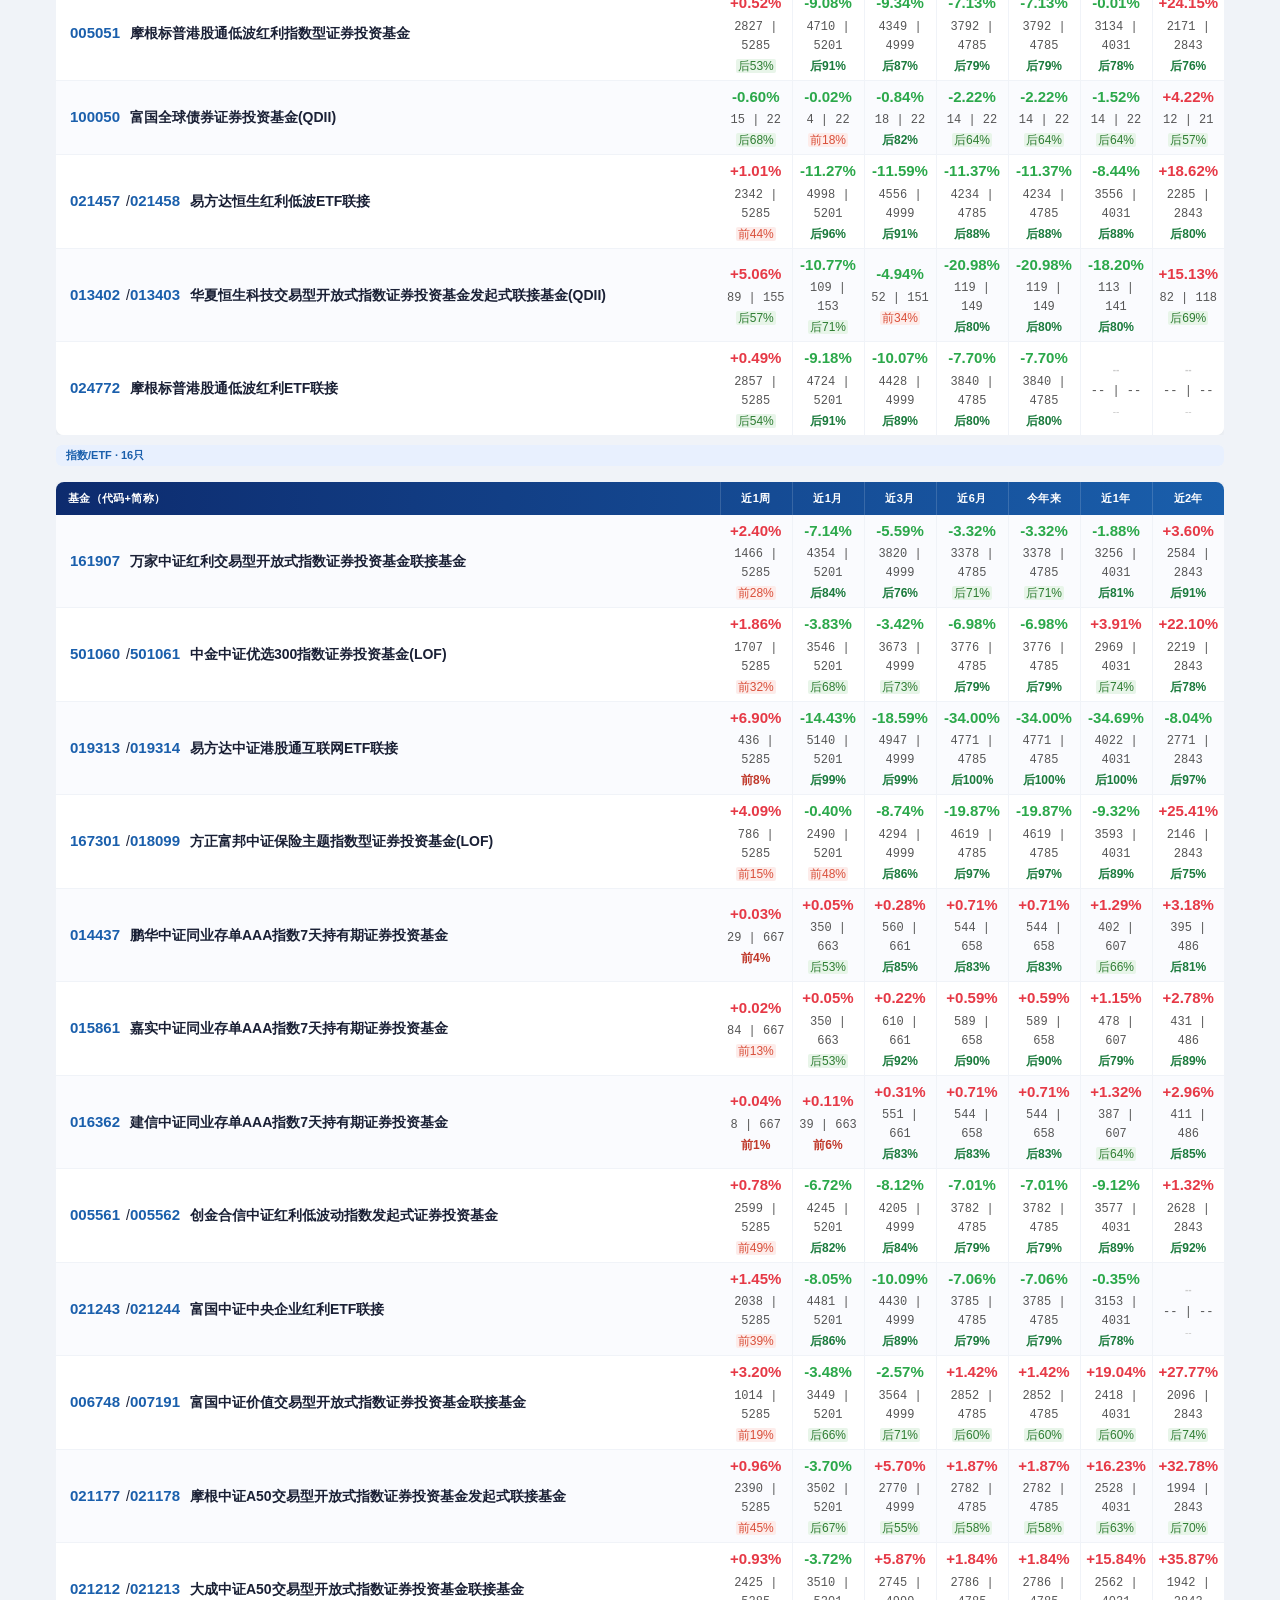
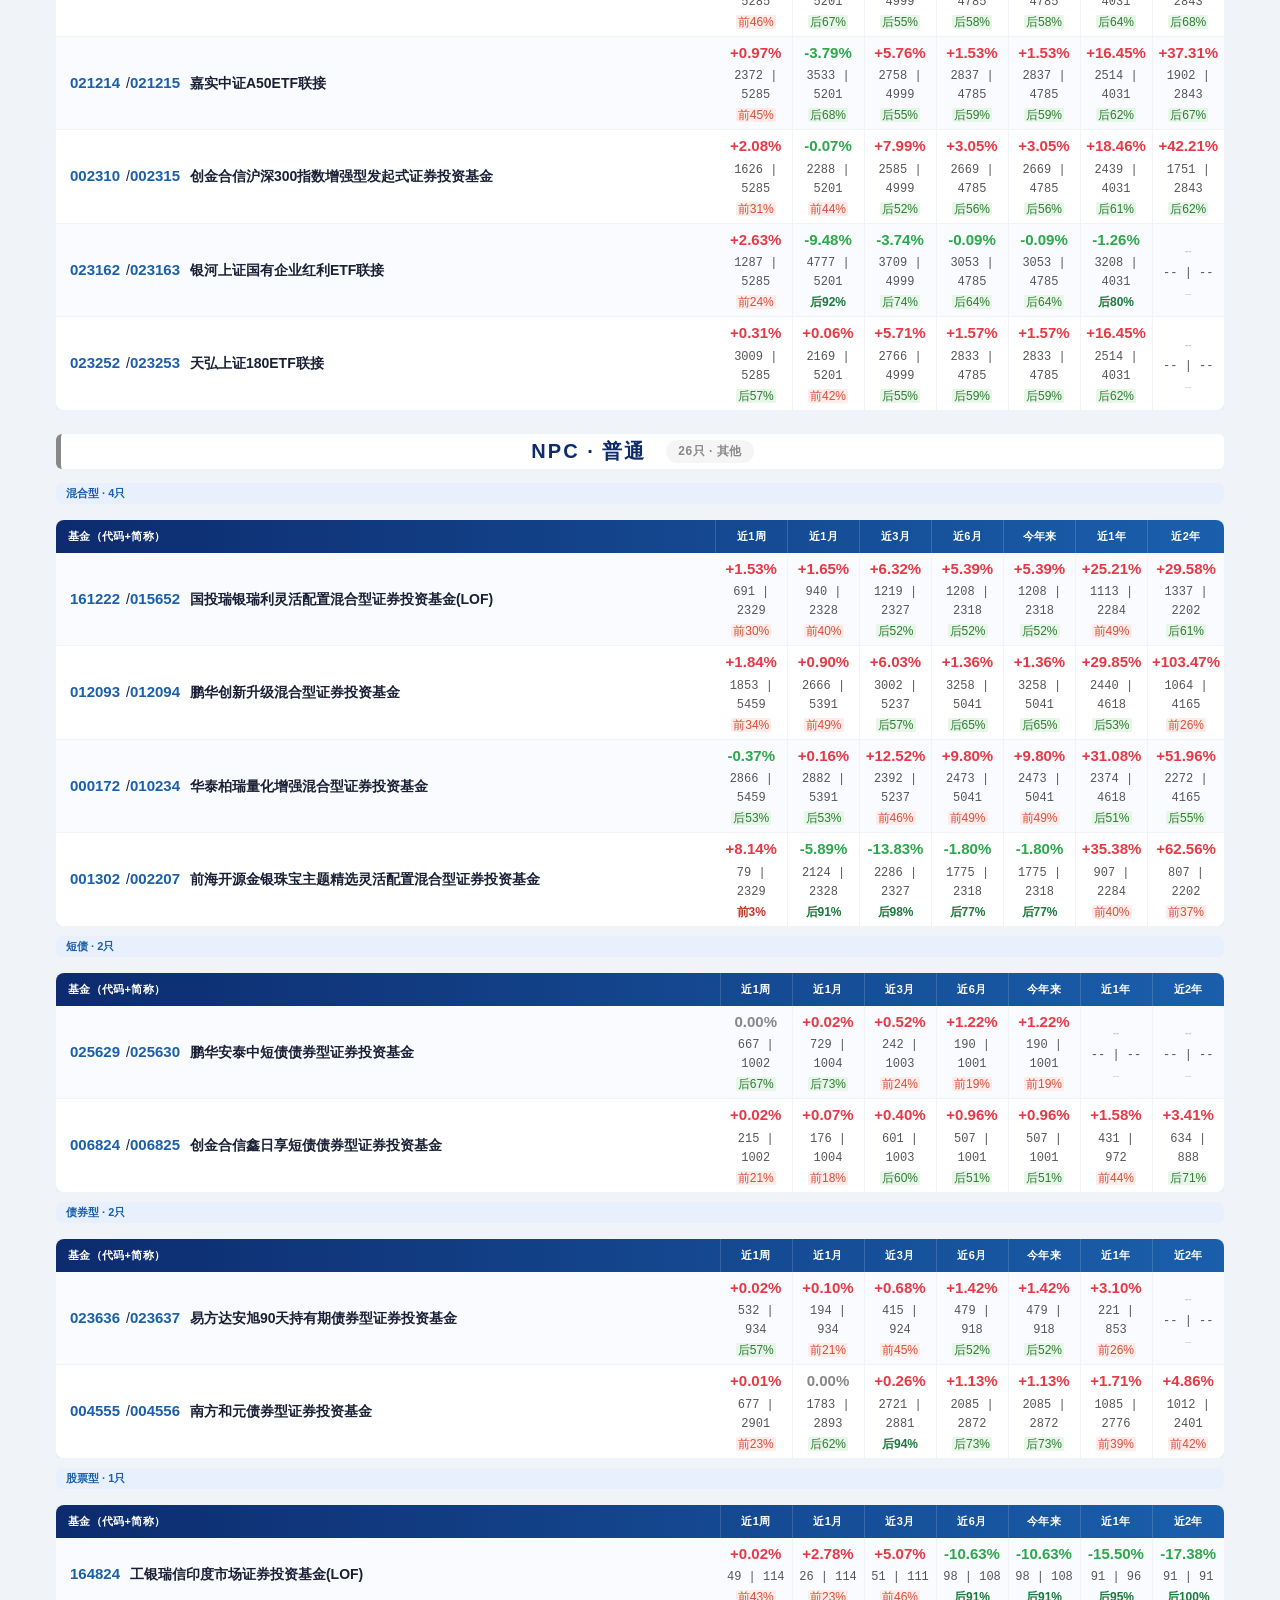
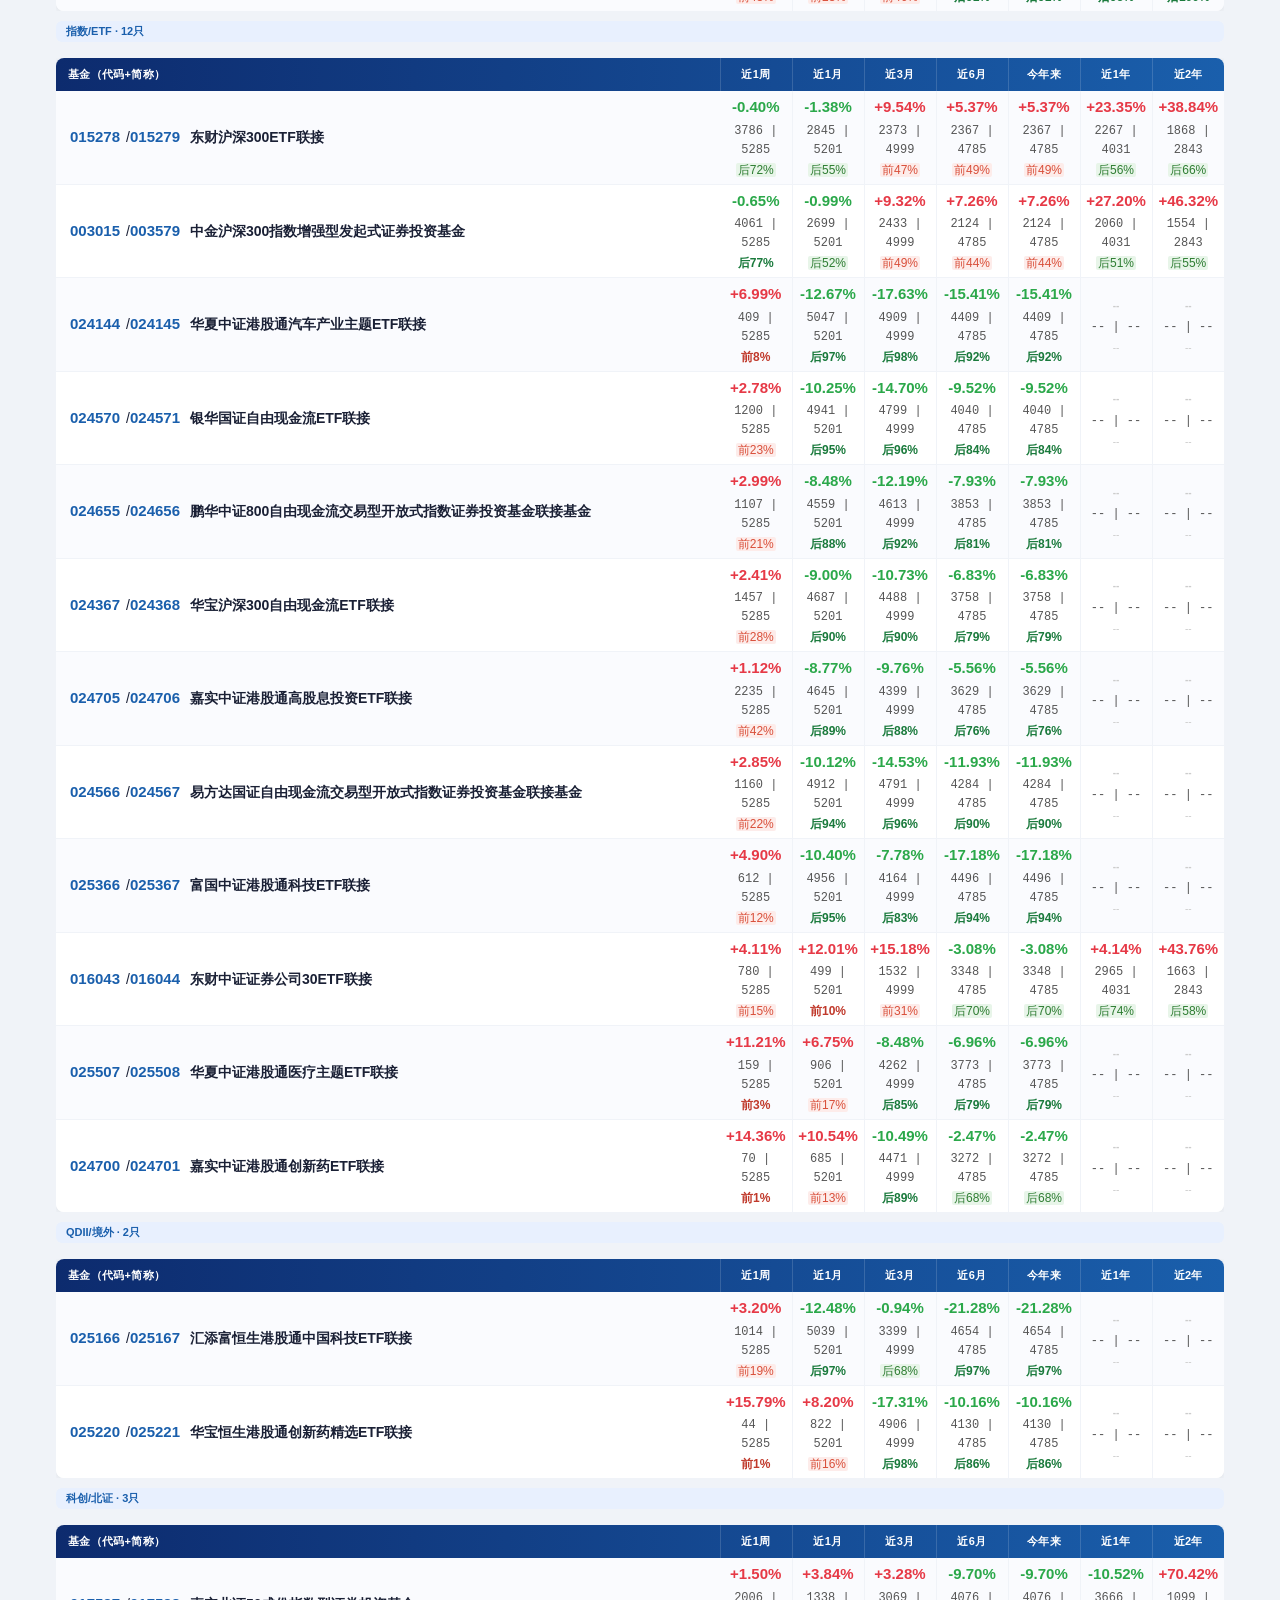
<file: reports/gs_145fund_report.html>
<!DOCTYPE html>
<html lang="zh-CN">
<head>
<meta charset="UTF-8">
<meta name="viewport" content="width=device-width, initial-scale=1.0">
<title>GS145基金分类报告</title>
<style>
  * { margin: 0; padding: 0; box-sizing: border-box; }
  body { font-family: -apple-system, 'PingFang SC', 'Microsoft YaHei', sans-serif; background: #f0f3f8; color: #1a2035; font-size: 12px; }

  .main { padding: 16px; max-width: 1200px; margin: 0 auto; }

  .stats-row { display: flex; gap: 10px; margin-bottom: 14px; flex-wrap: wrap; }
  .stat-card { background: white; border-radius: 10px; padding: 12px 16px; flex: 1; min-width: 120px; box-shadow: 0 1px 6px rgba(0,0,0,0.08); border-top: 3px solid; text-align: center; }
  .stat-card .val { font-size: 22px; font-weight: 700; line-height: 1.2; }
  .stat-card .lbl { font-size: 11px; margin-top: 3px; }
  .stat-card.red    { border-color: #c0392b; }
  .stat-card.red .val,    .stat-card.red .lbl    { color: #c0392b; }
  .stat-card.orange { border-color: #e67e22; }
  .stat-card.orange .val, .stat-card.orange .lbl { color: #e67e22; }
  .stat-card.green  { border-color: #27ae60; }
  .stat-card.green .val,  .stat-card.green .lbl  { color: #27ae60; }
  .stat-card.purple { border-color: #8e44ad; }
  .stat-card.purple .val, .stat-card.purple .lbl { color: #8e44ad; }
  .stat-card.gray   { border-color: #888; }
  .stat-card.gray .val,   .stat-card.gray .lbl   { color: #888; }
  .stat-card.blue   { border-color: #1a5fac; }
  .stat-card.blue .val,   .stat-card.blue .lbl   { color: #1a5fac; }

  .section-title {
    display: flex; align-items: center; justify-content: center; flex-wrap: wrap; gap: 10px;
    margin: 24px 0 14px;
    font-size: 20px; font-weight: 800; color: #0d2b6e;
    letter-spacing: 2px;
    border-left: 5px solid;
    padding: 4px 12px;
    background: white;
    border-radius: 6px;
  }
  .section-title .badge { font-size: 12px; padding: 3px 12px; border-radius: 20px; font-weight: 600; margin-left: 10px; letter-spacing: 0.5px; }

  .type-blocks { display: flex; flex-direction: column; gap: 10px; }
  .type-badge { display: inline-block; background: #e8f0fe; color: #1a5fac; font-size: 11px; font-weight: 600; padding: 3px 10px; border-radius: 6px; margin-bottom: 6px; }

  .table-wrap { overflow-x: auto; }

  .fund-table { width: 100%; border-collapse: collapse; background: white; border-radius: 8px; overflow: hidden; box-shadow: 0 1px 6px rgba(0,0,0,0.07); font-size: 13px; }
  .fund-table thead tr { background: linear-gradient(90deg, #0d2b6e, #1a5fac); color: white; }
  .fund-table thead th { padding: 9px 5px; font-size: 11px; font-weight: 600; text-align: center; white-space: nowrap; letter-spacing: 0.3px; border-right: 1px solid rgba(255,255,255,0.15); }
  .fund-table thead th:last-child { border-right: none; }
  .fund-table thead th:first-child { text-align: left; padding-left: 12px; }
  .fund-table tbody tr { border-bottom: 1px solid #f0f3f8; transition: all 0.2s ease; }
  .fund-table tbody tr:last-child { border-bottom: none; }
  .fund-table tbody tr:hover { background: #f6f9ff !important; transform: translateX(6px); box-shadow: 0 2px 12px rgba(26,95,172,0.10); }
  .fund-table tbody tr.row-even { background: #fafbfe; }
  .fund-table tbody tr.row-odd { background: #fff; }
  .fund-table td { padding: 5px 4px; text-align: center; vertical-align: middle; border-right: 1px solid #f0f3f8; line-height: 1.5; }
  .fund-table td:nth-child(n+2) { width: 72px; min-width: 72px; }
  .fund-table td:last-child { border-right: none; }
  .fund-table td:first-child { text-align: left; padding-left: 14px; border-right: none; }

  .col-fund { font-size: 14px; }
  .col-fund a { font-weight: 700; margin-right: 6px; color: #1a5fac; font-size: 15px; text-decoration: none; }
  .col-fund .fname { font-weight: 600; color: #1a2035; }

  .cell-ret { font-size: 15px; font-weight: 700; }
  .cell-rank { font-size: 12px; color: #666; margin-top: 2px; }
  .cell-pct { font-size: 12px; margin-top: 2px; }

  .up { color: #e63946; }
  .dn { color: #2ba84a; }
  .neutral { color: #888; font-weight: 600; }
  .na { color: #ccc; font-size: 10px; }

  .pct-top  { color: #c0392b; font-weight: 700; }
  .pct-good { color: #d94f3a; background: #fdecea; padding: 0 2px; border-radius: 2px; }
  .pct-mid  { color: #2e7d32; background: #e8f5e9; padding: 0 2px; border-radius: 2px; }
  .pct-bad  { color: #1a7a3c; font-weight: 700; }

  .rank-num { color: #555; font-family: monospace; font-size: 12px; }

  .note-bar {
    display: flex; gap: 12px; flex-wrap: wrap;
    padding: 8px 16px; font-size: 11px; color: #888;
    background: #fafbfe; border-top: 1px solid #f0f3f8; border-radius: 0 0 8px 8px;
  }

  .page-footer { text-align: center; color: #aaa; font-size: 10px; padding: 16px; margin-top: 8px; }

  .loading { text-align: center; padding: 40px; color: #999; font-size: 14px; }
  .load-error { text-align: center; padding: 40px; color: #c0392b; font-size: 14px; }

  @media (max-width: 1100px) { .fund-table { font-size: 11px; } .col-fund, .col-fund a, .col-fund .fname { font-size: 11px; } .cell-ret { font-size: 12px; } }
</style>
</head>
<body>

<div class="main">
  <div id="update-time" style="display:none"></div>

  <div class="stats-row" id="stats">
    <div class="loading">数据加载中...</div>
  </div>

  <div id="sections">
    <div class="loading">数据加载中...</div>
  </div>

</div>

<div class="page-footer">
  数据来源：天天基金 &nbsp;|&nbsp; 涨幅颜色：红涨绿跌（中国A股惯例）&nbsp;|&nbsp;
  排名百分位越小越好（前20%=顶尖，后20%=垫底）&nbsp;|&nbsp;
  每个基金唯一归属，按优先级：夯&gt;顶&gt;人上人&gt;拉&gt;NPC &nbsp;|&nbsp; 报告由AI自动生成，仅供参考
</div>

<script>
fetch('gs145_data.json', {cache: 'no-cache'})
  .then(r => {
    if (!r.ok) throw new Error('HTTP ' + r.status);
    return r.json();
  })
  .then(data => {
    document.getElementById('update-time').innerHTML =
      '净值更新：' + data.updateDate + ' &nbsp;|&nbsp; 数据来源：天天基金 &nbsp;|&nbsp; 生成于 ' + data.generateDate;
    document.getElementById('stats').innerHTML = data.statsHtml;
    document.getElementById('sections').innerHTML = data.sectionsHtml;
    document.title = 'GS145基金分类报告 · ' + data.generateDate;
  })
  .catch(err => {
    document.getElementById('stats').innerHTML = '<div class="load-error">数据加载失败: ' + err.message + '</div>';
    document.getElementById('sections').innerHTML = '<div class="load-error">数据加载失败: ' + err.message + '</div>';
    console.error('加载gs145_data.json失败:', err);
  });
</script>

</body>
</html>
</file>
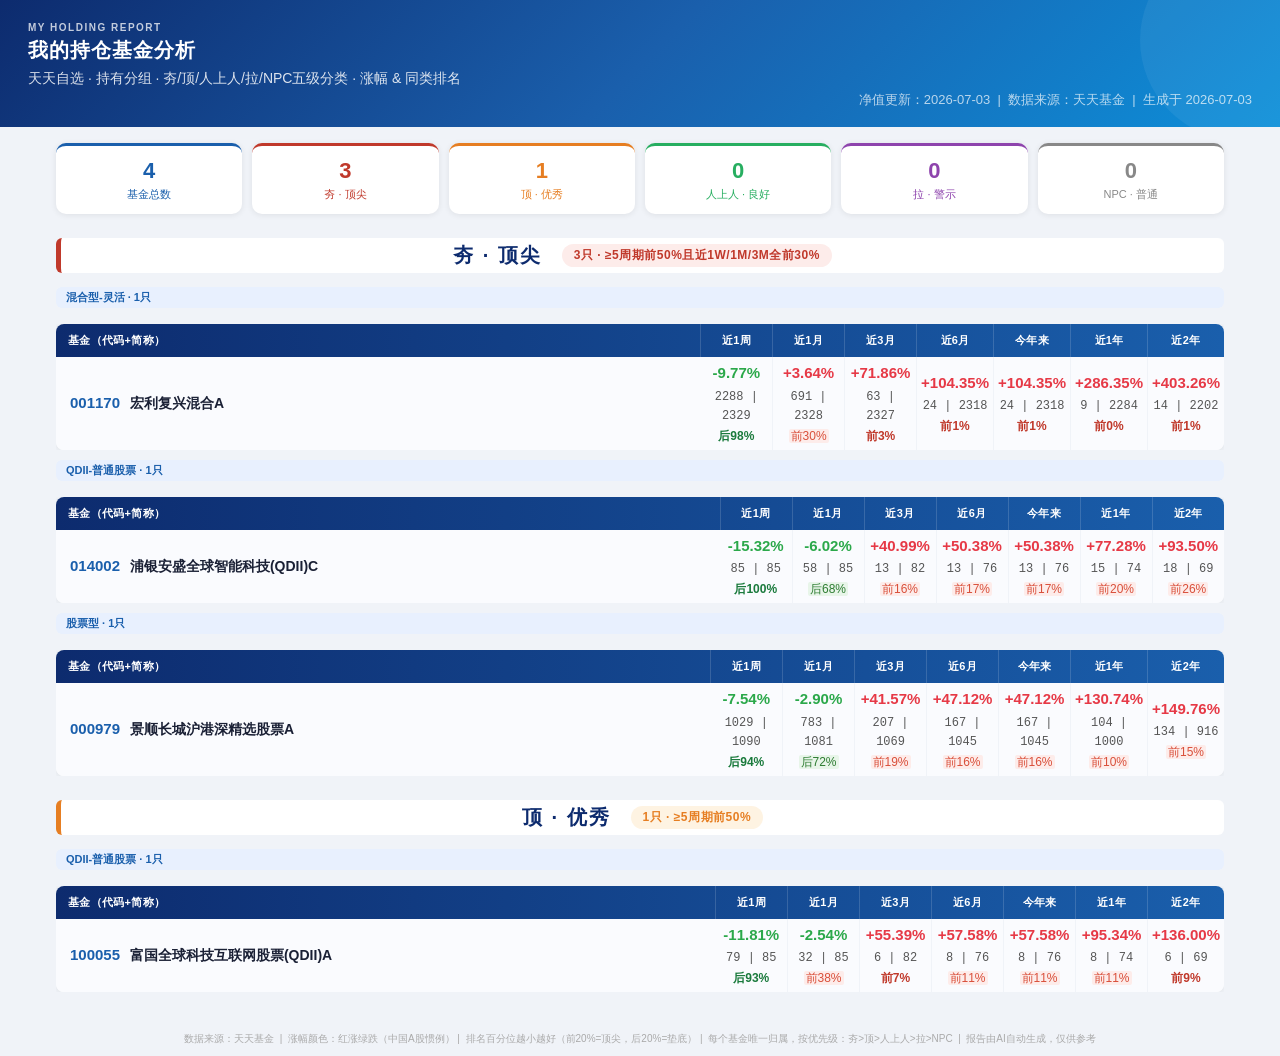
<file: reports/my_holding_report.html>
<!DOCTYPE html>
<html lang="zh-CN">
<head>
<meta charset="UTF-8">
<meta name="viewport" content="width=device-width, initial-scale=1.0">
<title>我的持仓基金分析</title>
<style>
  * { margin: 0; padding: 0; box-sizing: border-box; }
  body { font-family: -apple-system, 'PingFang SC', 'Microsoft YaHei', sans-serif; background: #f0f3f8; color: #1a2035; font-size: 12px; }

  .page-header {
    background: linear-gradient(135deg, #0d2b6e 0%, #1a5fac 50%, #0d8fd9 100%);
    color: white; padding: 22px 28px 18px; position: relative; overflow: hidden;
  }
  .page-header::after { content: ''; position: absolute; right: -60px; top: -60px; width: 200px; height: 200px; border-radius: 50%; background: rgba(255,255,255,0.06); }
  .page-header h1 { font-size: 20px; font-weight: 700; letter-spacing: 1px; }
  .page-header .eyebrow { font-size: 10px; font-weight: 700; letter-spacing: 1.5px; text-transform: uppercase; color: rgba(255,255,255,0.75); margin-bottom: 4px; }
  .page-header .subtitle { font-size: 14px; opacity: 0.85; margin-top: 6px; }
  .page-header .update-time { font-size: 13px; opacity: 0.7; margin-top: 3px; text-align: right; }

  .main { padding: 16px; max-width: 1200px; margin: 0 auto; }

  .stats-row { display: flex; gap: 10px; margin-bottom: 14px; flex-wrap: wrap; }
  .stat-card { background: white; border-radius: 10px; padding: 12px 16px; flex: 1; min-width: 120px; box-shadow: 0 1px 6px rgba(0,0,0,0.08); border-top: 3px solid; text-align: center; }
  .stat-card .val { font-size: 22px; font-weight: 700; line-height: 1.2; }
  .stat-card .lbl { font-size: 11px; margin-top: 3px; }
  .stat-card.red    { border-color: #c0392b; }
  .stat-card.red .val,    .stat-card.red .lbl    { color: #c0392b; }
  .stat-card.orange { border-color: #e67e22; }
  .stat-card.orange .val, .stat-card.orange .lbl { color: #e67e22; }
  .stat-card.green  { border-color: #27ae60; }
  .stat-card.green .val,  .stat-card.green .lbl  { color: #27ae60; }
  .stat-card.purple { border-color: #8e44ad; }
  .stat-card.purple .val, .stat-card.purple .lbl { color: #8e44ad; }
  .stat-card.gray   { border-color: #888; }
  .stat-card.gray .val,   .stat-card.gray .lbl   { color: #888; }
  .stat-card.blue   { border-color: #1a5fac; }
  .stat-card.blue .val,   .stat-card.blue .lbl   { color: #1a5fac; }

  .section-title {
    display: flex; align-items: center; justify-content: center; flex-wrap: wrap; gap: 10px;
    margin: 24px 0 14px;
    font-size: 20px; font-weight: 800; color: #0d2b6e;
    letter-spacing: 2px;
    border-left: 5px solid;
    padding: 4px 12px;
    background: white;
    border-radius: 6px;
  }
  .section-title .badge { font-size: 12px; padding: 3px 12px; border-radius: 20px; font-weight: 600; margin-left: 10px; letter-spacing: 0.5px; }

  .type-blocks { display: flex; flex-direction: column; gap: 10px; }
  .type-badge { display: inline-block; background: #e8f0fe; color: #1a5fac; font-size: 11px; font-weight: 600; padding: 3px 10px; border-radius: 6px; margin-bottom: 6px; }

  .table-wrap { overflow-x: auto; }

  .fund-table { width: 100%; border-collapse: collapse; background: white; border-radius: 8px; overflow: hidden; box-shadow: 0 1px 6px rgba(0,0,0,0.07); font-size: 13px; }
  .fund-table thead tr { background: linear-gradient(90deg, #0d2b6e, #1a5fac); color: white; }
  .fund-table thead th { padding: 9px 5px; font-size: 11px; font-weight: 600; text-align: center; white-space: nowrap; letter-spacing: 0.3px; border-right: 1px solid rgba(255,255,255,0.15); }
  .fund-table thead th:last-child { border-right: none; }
  .fund-table thead th:first-child { text-align: left; padding-left: 12px; }
  .fund-table tbody tr { border-bottom: 1px solid #f0f3f8; transition: all 0.2s ease; }
  .fund-table tbody tr:last-child { border-bottom: none; }
  .fund-table tbody tr:hover { background: #f6f9ff !important; transform: translateX(6px); box-shadow: 0 2px 12px rgba(26,95,172,0.10); }
  .fund-table tbody tr.row-even { background: #fafbfe; }
  .fund-table tbody tr.row-odd { background: #fff; }
  .fund-table td { padding: 5px 4px; text-align: center; vertical-align: middle; border-right: 1px solid #f0f3f8; line-height: 1.5; }
  .fund-table td:nth-child(n+2) { width: 72px; min-width: 72px; }
  .fund-table td:last-child { border-right: none; }
  .fund-table td:first-child { text-align: left; padding-left: 14px; border-right: none; }

  .col-fund { font-size: 14px; }
  .col-fund a { font-weight: 700; margin-right: 6px; color: #1a5fac; font-size: 15px; text-decoration: none; }
  .col-fund .fname { font-weight: 600; color: #1a2035; }

  .cell-ret { font-size: 15px; font-weight: 700; }
  .cell-rank { font-size: 12px; color: #666; margin-top: 2px; }
  .cell-pct { font-size: 12px; margin-top: 2px; }

  .up { color: #e63946; }
  .dn { color: #2ba84a; }
  .neutral { color: #888; font-weight: 600; }
  .na { color: #ccc; font-size: 10px; }

  .pct-top  { color: #c0392b; font-weight: 700; }
  .pct-good { color: #d94f3a; background: #fdecea; padding: 0 2px; border-radius: 2px; }
  .pct-mid  { color: #2e7d32; background: #e8f5e9; padding: 0 2px; border-radius: 2px; }
  .pct-bad  { color: #1a7a3c; font-weight: 700; }

  .rank-num { color: #555; font-family: monospace; font-size: 12px; }

  .page-footer { text-align: center; color: #aaa; font-size: 10px; padding: 16px; margin-top: 8px; }

  .loading { text-align: center; padding: 40px; color: #999; font-size: 14px; }
  .load-error { text-align: center; padding: 40px; color: #c0392b; font-size: 14px; }

  @media (max-width: 1100px) { .fund-table { font-size: 11px; } .col-fund, .col-fund a, .col-fund .fname { font-size: 11px; } .cell-ret { font-size: 12px; } }
</style>
</head>
<body>

<div class="page-header">
  <div class="eyebrow">My Holding Report</div>
  <h1>我的持仓基金分析</h1>
  <div class="subtitle">天天自选 · 持有分组 · 夯/顶/人上人/拉/NPC五级分类 · 涨幅 &amp; 同类排名</div>
  <div class="update-time" id="update-time">加载中...</div>
</div>

<div class="main">

  <div class="stats-row" id="stats">
    <div class="loading">数据加载中...</div>
  </div>

  <div id="sections">
    <div class="loading">数据加载中...</div>
  </div>

</div>

<div class="page-footer">
  数据来源：天天基金 &nbsp;|&nbsp; 涨幅颜色：红涨绿跌（中国A股惯例）&nbsp;|&nbsp;
  排名百分位越小越好（前20%=顶尖，后20%=垫底）&nbsp;|&nbsp;
  每个基金唯一归属，按优先级：夯&gt;顶&gt;人上人&gt;拉&gt;NPC &nbsp;|&nbsp; 报告由AI自动生成，仅供参考
</div>

<script>
fetch('holding_data.json', {cache: 'no-cache'})
  .then(r => {
    if (!r.ok) throw new Error('HTTP ' + r.status);
    return r.json();
  })
  .then(data => {
    document.getElementById('update-time').innerHTML =
      '净值更新：' + data.updateDate + ' &nbsp;|&nbsp; 数据来源：天天基金 &nbsp;|&nbsp; 生成于 ' + data.generateDate;
    document.getElementById('stats').innerHTML = data.statsHtml;
    document.getElementById('sections').innerHTML = data.sectionsHtml;
    document.title = '我的持仓基金分析 · ' + data.generateDate;
  })
  .catch(err => {
    document.getElementById('stats').innerHTML = '<div class="load-error">数据加载失败: ' + err.message + '</div>';
    document.getElementById('sections').innerHTML = '<div class="load-error">数据加载失败: ' + err.message + '</div>';
    console.error('加载holding_data.json失败:', err);
  });
</script>

</body>
</html>
</file>
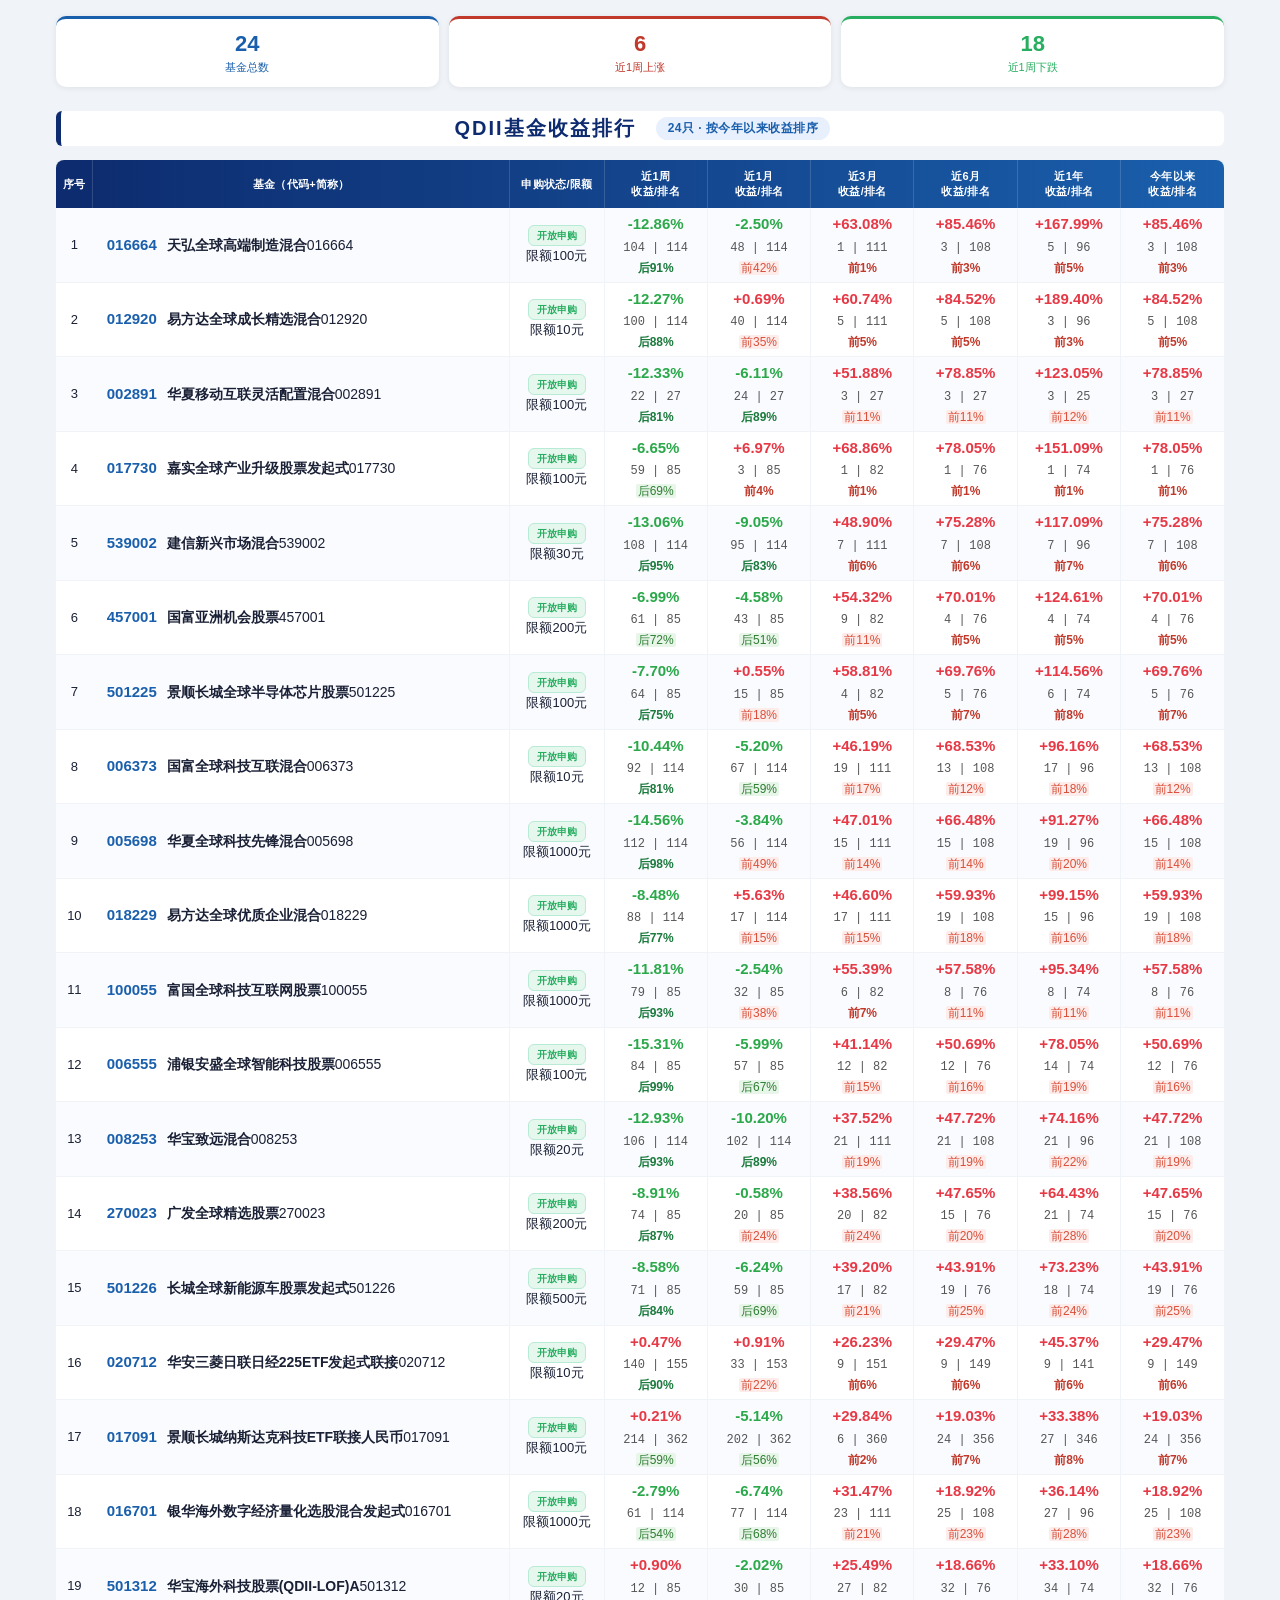
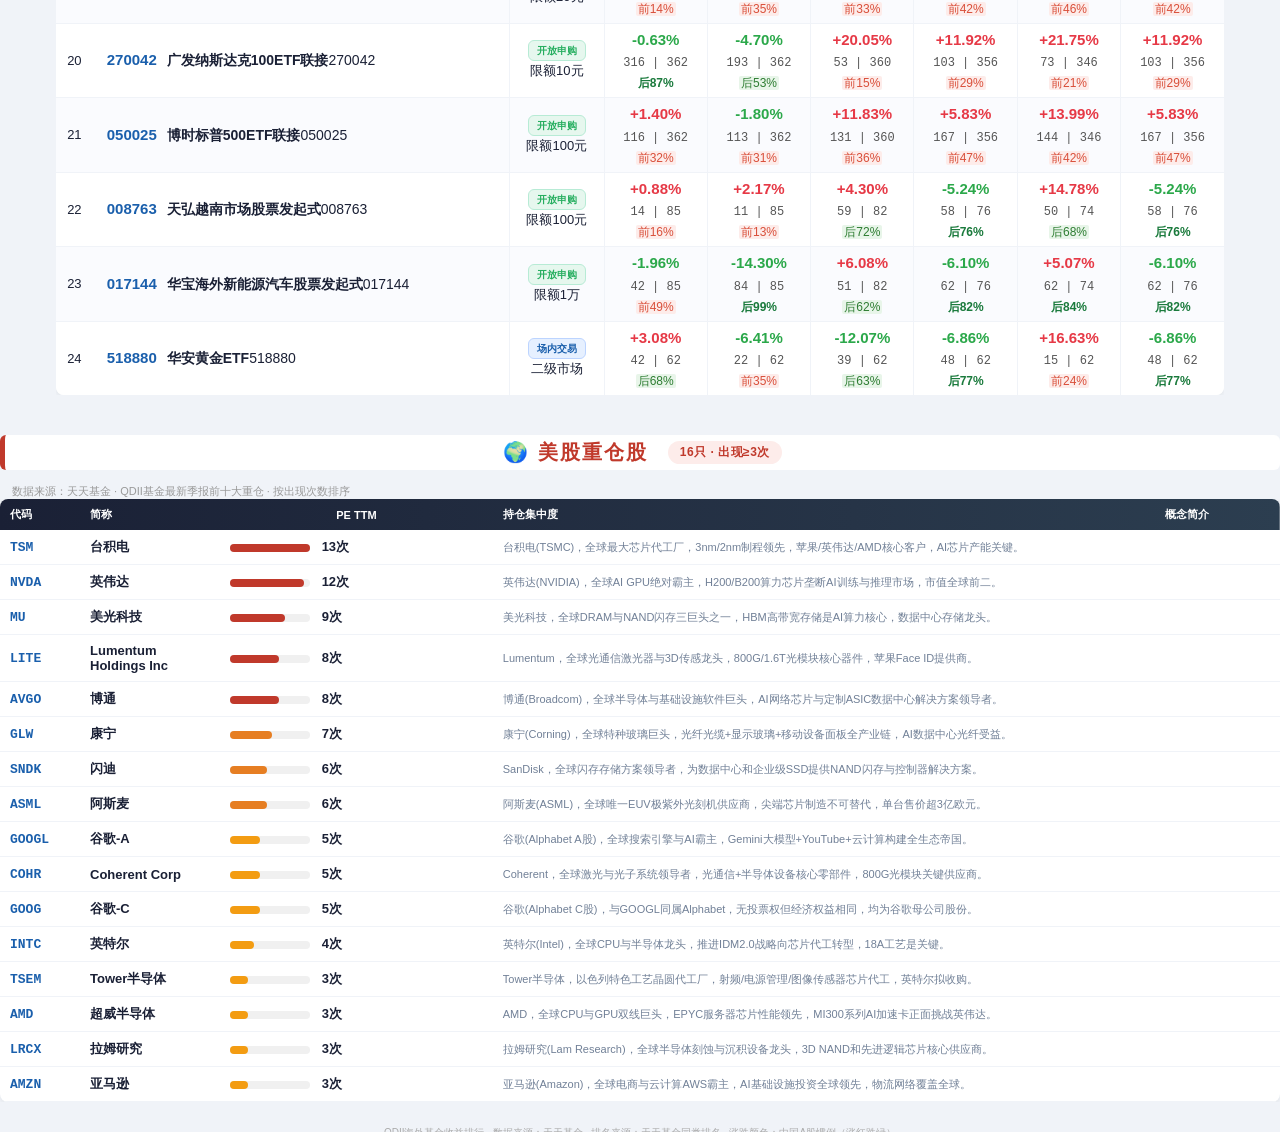
<file: reports/qdii_fund_report.html>
<!DOCTYPE html>
<html lang="zh-CN">
<head>
<meta charset="UTF-8">
<meta name="viewport" content="width=device-width, initial-scale=1.0">
<title>QDII海外基金收益排行</title>
<style>
  * { margin: 0; padding: 0; box-sizing: border-box; }
  body { font-family: -apple-system, 'PingFang SC', 'Microsoft YaHei', sans-serif; background: #f0f3f8; color: #1a2035; font-size: 12px; }

  .main { padding: 16px; max-width: 1200px; margin: 0 auto; }

  .stats-row { display: flex; gap: 10px; margin-bottom: 14px; flex-wrap: wrap; }
  .stat-card { background: white; border-radius: 10px; padding: 12px 16px; flex: 1; min-width: 100px; box-shadow: 0 1px 6px rgba(0,0,0,0.08); border-top: 3px solid; text-align: center; }
  .stat-card .val { font-size: 22px; font-weight: 700; line-height: 1.2; }
  .stat-card .lbl { font-size: 11px; margin-top: 3px; }
  .stat-card.blue    { border-color: #1a5fac; }
  .stat-card.blue .val,    .stat-card.blue .lbl    { color: #1a5fac; }
  .stat-card.red     { border-color: #c0392b; }
  .stat-card.red .val,     .stat-card.red .lbl     { color: #c0392b; }
  .stat-card.green   { border-color: #27ae60; }
  .stat-card.green .val,   .stat-card.green .lbl   { color: #27ae60; }
  .stat-card.orange  { border-color: #e67e22; }
  .stat-card.orange .val,  .stat-card.orange .lbl  { color: #e67e22; }
  .stat-card.purple  { border-color: #8e44ad; }
  .stat-card.purple .val,  .stat-card.purple .lbl  { color: #8e44ad; }
  .stat-card.gray    { border-color: #888; }
  .stat-card.gray .val,    .stat-card.gray .lbl    { color: #888; }

  .section-title {
    display: flex; align-items: center; justify-content: center; flex-wrap: wrap; gap: 10px;
    margin: 24px 0 14px;
    font-size: 20px; font-weight: 800; color: #0d2b6e;
    letter-spacing: 2px;
    border-left: 5px solid #0d2b6e;
    padding: 4px 12px;
    background: white;
    border-radius: 6px;
  }
  .section-title .badge { font-size: 12px; padding: 3px 12px; border-radius: 20px; font-weight: 600; margin-left: 10px; letter-spacing: 0.5px; }

  .table-wrap { overflow-x: auto; }

  .fund-table { width: 100%; border-collapse: collapse; background: white; border-radius: 8px; overflow: hidden; box-shadow: 0 1px 6px rgba(0,0,0,0.07); font-size: 13px; }
  .fund-table thead tr { background: linear-gradient(90deg, #0d2b6e, #1a5fac); color: white; }
  .fund-table thead th { padding: 9px 5px; font-size: 11px; font-weight: 600; text-align: center; white-space: nowrap; letter-spacing: 0.3px; border-right: 1px solid rgba(255,255,255,0.15); }
  .fund-table thead th:last-child { border-right: none; }
  .fund-table thead th:nth-child(4) { display: none; }
  .fund-table thead th:first-child { text-align: center; padding: 9px 2px; min-width: 32px; }
  .fund-table tbody tr { border-bottom: 1px solid #f0f3f8; transition: all 0.2s ease; }
  .fund-table tbody tr:last-child { border-bottom: none; }
  .fund-table tbody tr:hover { background: #f6f9ff !important; transform: translateX(6px); box-shadow: 0 2px 12px rgba(26,95,172,0.10); }
  .fund-table tbody tr.row-even { background: #fafbfe; }
  .fund-table tbody tr.row-odd { background: #fff; }
  .fund-table td { padding: 5px 4px; text-align: center; vertical-align: middle; border-right: 1px solid #f0f3f8; line-height: 1.5; white-space: nowrap; }
  .fund-table td:nth-child(n+4) { min-width: 90px; }
  .fund-table td:last-child { border-right: none; }
  .fund-table td:first-child { text-align: center; padding: 5px 2px; border-right: none; }
  .fund-table td:nth-child(2) { text-align: left; min-width: 180px; padding-left: 14px; }
  .fund-table td:nth-child(3) { text-align: center; min-width: 80px; }
  .col-fund { font-size: 14px; }
  .col-fund a { font-weight: 700; margin-right: 6px; color: #1a5fac; font-size: 15px; text-decoration: none; }
  .col-fund .fname { font-weight: 600; color: #1a2035; }
  .col-fund .fsuffix { font-size: 11px; color: #999; margin-left: 3px; }

  .cell-ret { font-size: 15px; font-weight: 700; }
  .cell-rank { font-size: 12px; color: #666; margin-top: 2px; }
  .cell-pct { font-size: 12px; margin-top: 2px; }

  .up { color: #e63946; }
  .dn { color: #2ba84a; }
  .neutral { color: #888; font-weight: 600; }
  .na { color: #ccc; font-size: 10px; }

  .pct-top  { color: #c0392b; font-weight: 700; }
  .pct-good { color: #d94f3a; background: #fdecea; padding: 0 2px; border-radius: 2px; }
  .pct-mid  { color: #2e7d32; background: #e8f5e9; padding: 0 2px; border-radius: 2px; }
  .pct-bad  { color: #1a7a3c; font-weight: 700; }

  .rank-num { color: #555; font-family: monospace; font-size: 12px; }

  .tag {
    display: inline-block;
    border-radius: 6px;
    padding: 2px 8px;
    font-size: 10px;
    font-weight: 600;
    line-height: 1.5;
    text-align: center;
    white-space: nowrap;
  }
  .tag-open  { background: #e6f7ee; color: #27ae60; border: 1px solid #b7ebd5; }
  .tag-limit { background: #fff7e6; color: #e67e22; border: 1px solid #ffd591; }
  .tag-stop  { background: #f5f5f5; color: #999; border: 1px solid #ddd; }
  .tag-etf   { background: #e6f0ff; color: #1a5fac; border: 1px solid #bcd4ff; }

  .col-today { min-width: 56px; }

  .page-footer { text-align: center; color: #aaa; font-size: 10px; padding: 16px; margin-top: 8px; }

  .note-bar {
    display: flex; gap: 12px; flex-wrap: wrap;
    padding: 8px 16px; font-size: 11px; color: #888;
    background: #fafbfe; border-top: 1px solid #f0f3f8; border-radius: 0 0 8px 8px;
  }

  /* === 美股重仓股板块 === */
  .holdings-section { margin-top: 20px; }
  .holdings-table {
    width: 100%; border-collapse: collapse; background: white;
    border-radius: 8px; overflow: hidden;
    box-shadow: 0 1px 6px rgba(0,0,0,0.07); font-size: 13px;
  }
  .holdings-table thead tr { background: linear-gradient(90deg, #1a2035, #2c3e50); color: white; }
  .holdings-table thead th { padding: 8px 10px; font-size: 11px; font-weight: 600; text-align: left; white-space: nowrap; }
  .holdings-table tbody tr { border-bottom: 1px solid #f0f3f8; }
  .holdings-table tbody tr:hover { background: #f6f9ff; }
  .holdings-table td { padding: 8px 10px; vertical-align: middle; }
  .stock-code { font-family: monospace; font-weight: 700; color: #1a5fac; width: 80px; }
  .stock-name { font-weight: 600; width: 140px; }
  .stock-freq { min-width: 140px; }
  .stock-desc { font-size: 11px; color: #718097; line-height: 1.5; max-width: 340px; }
  .freq-bar-wrap { display: inline-block; width: 80px; height: 8px; background: #f0f0f0; border-radius: 4px; vertical-align: middle; margin-right: 8px; }
  .freq-bar-fill { height: 8px; border-radius: 4px; }
  .freq-num { font-weight: 700; color: #1a2035; font-size: 13px; }

  /* 加载状态 */
  .loading { text-align: center; padding: 40px; color: #999; font-size: 14px; }
  .load-error { text-align: center; padding: 40px; color: #c0392b; font-size: 14px; }

  @media (max-width: 1100px) { .fund-table { font-size: 10px; } .fund-table td:nth-child(3) { max-width: 140px; } }
</style>
</head>
<body>

<div class="main">
  <div id="update-time" style="display:none"></div>

  <div class="stats-row" id="stats">
    <div class="loading">数据加载中...</div>
  </div>

  <div class="section-title">
    QDII基金收益排行
    <span class="badge" style="background:#e8f0fe;color:#1a5fac" id="fund-count-badge">--只 · 按今年以来收益排序</span>
  </div>

  <div class="table-wrap">
  <table class="fund-table">
    <thead><tr>
      <th>序号</th>
      <th>基金（代码+简称）</th>
      <th>申购状态/限额</th>
      <th>最近1日</th>
      <th>近1周<br>收益/排名</th>
      <th>近1月<br>收益/排名</th>
      <th>近3月<br>收益/排名</th>
      <th>近6月<br>收益/排名</th>
      <th>近1年<br>收益/排名</th>
      <th>今年以来<br>收益/排名</th>
    </tr></thead>
    <tbody id="tbody">
      <tr><td colspan="9" class="loading">数据加载中...</td></tr>
    </tbody>
  </table>
  </div>

</div>

<div id="holdings"></div>

<div class="page-footer">
  QDII海外基金收益排行 · 数据来源：天天基金 · 排名来源：天天基金同类排名 · 涨跌颜色：中国A股惯例（涨红跌绿）
</div>

<script src="../data/pe_ttm_qdii.js"></script>
<script>
fetch('qdii_data.json', {cache: 'no-cache'})
  .then(r => {
    if (!r.ok) throw new Error('HTTP ' + r.status);
    return r.json();
  })
  .then(data => {
    // 日期行
    document.getElementById('update-time').innerHTML =
      '净值更新：' + data.updateDate + ' &nbsp;|&nbsp; 数据来源：天天基金 &nbsp;|&nbsp; 生成于 ' + data.generateDate;

    // 统计卡片
    document.getElementById('stats').innerHTML = data.statsHtml;

    // 基金数量标签
    document.getElementById('fund-count-badge').textContent = data.fundCount + '只 · 按今年以来收益排序';

    // 表格数据
    document.getElementById('tbody').innerHTML = data.tbodyHtml;

    // 美股持仓
    if (data.holdingsHtml) {
      document.getElementById('holdings').innerHTML = data.holdingsHtml;
      // 注入PE TTM
      if (typeof PE_TTM_QDII !== 'undefined') {
        var stockCells = document.querySelectorAll('#holdings .stock-name');
        stockCells.forEach(function(cell) {
          var parent = cell.parentElement;
          var codeCell = parent.querySelector('.stock-code');
          if (!codeCell) return;
          var code = codeCell.textContent.trim();
          var pe = PE_TTM_QDII[code];
          if (pe !== undefined) {
            var td = document.createElement('td');
            td.style.textAlign = 'center';
            td.style.fontWeight = '600';
            td.style.fontSize = '13px';
            td.textContent = pe.toFixed(2);
            // 插入到 stock-name 后面（即简介列之前）
            if (cell.nextSibling) {
              parent.insertBefore(td, cell.nextSibling);
            } else {
              parent.appendChild(td);
            }
          }
        });
        // 添加表头"PE TTM"到简称后面
        var thead = document.querySelector('#holdings .holdings-table thead tr');
        if (thead) {
          var th = document.createElement('th');
          th.textContent = 'PE TTM';
          th.style.textAlign = 'center';
          var nameTh = thead.querySelector('th:nth-child(2)');
          if (nameTh && nameTh.nextSibling) {
            thead.insertBefore(th, nameTh.nextSibling);
          } else {
            thead.appendChild(th);
          }
        }
      }
    }

    // 更新页面标题
    document.title = 'QDII海外基金收益排行 · ' + data.generateDate;
  })
  .catch(err => {
    document.getElementById('stats').innerHTML = '<div class="load-error">数据加载失败: ' + err.message + '</div>';
    document.getElementById('tbody').innerHTML = '<tr><td colspan="9" class="load-error">数据加载失败: ' + err.message + '</td></tr>';
    console.error('加载qdii_data.json失败:', err);
  });
</script>

</body>
</html>
</file>
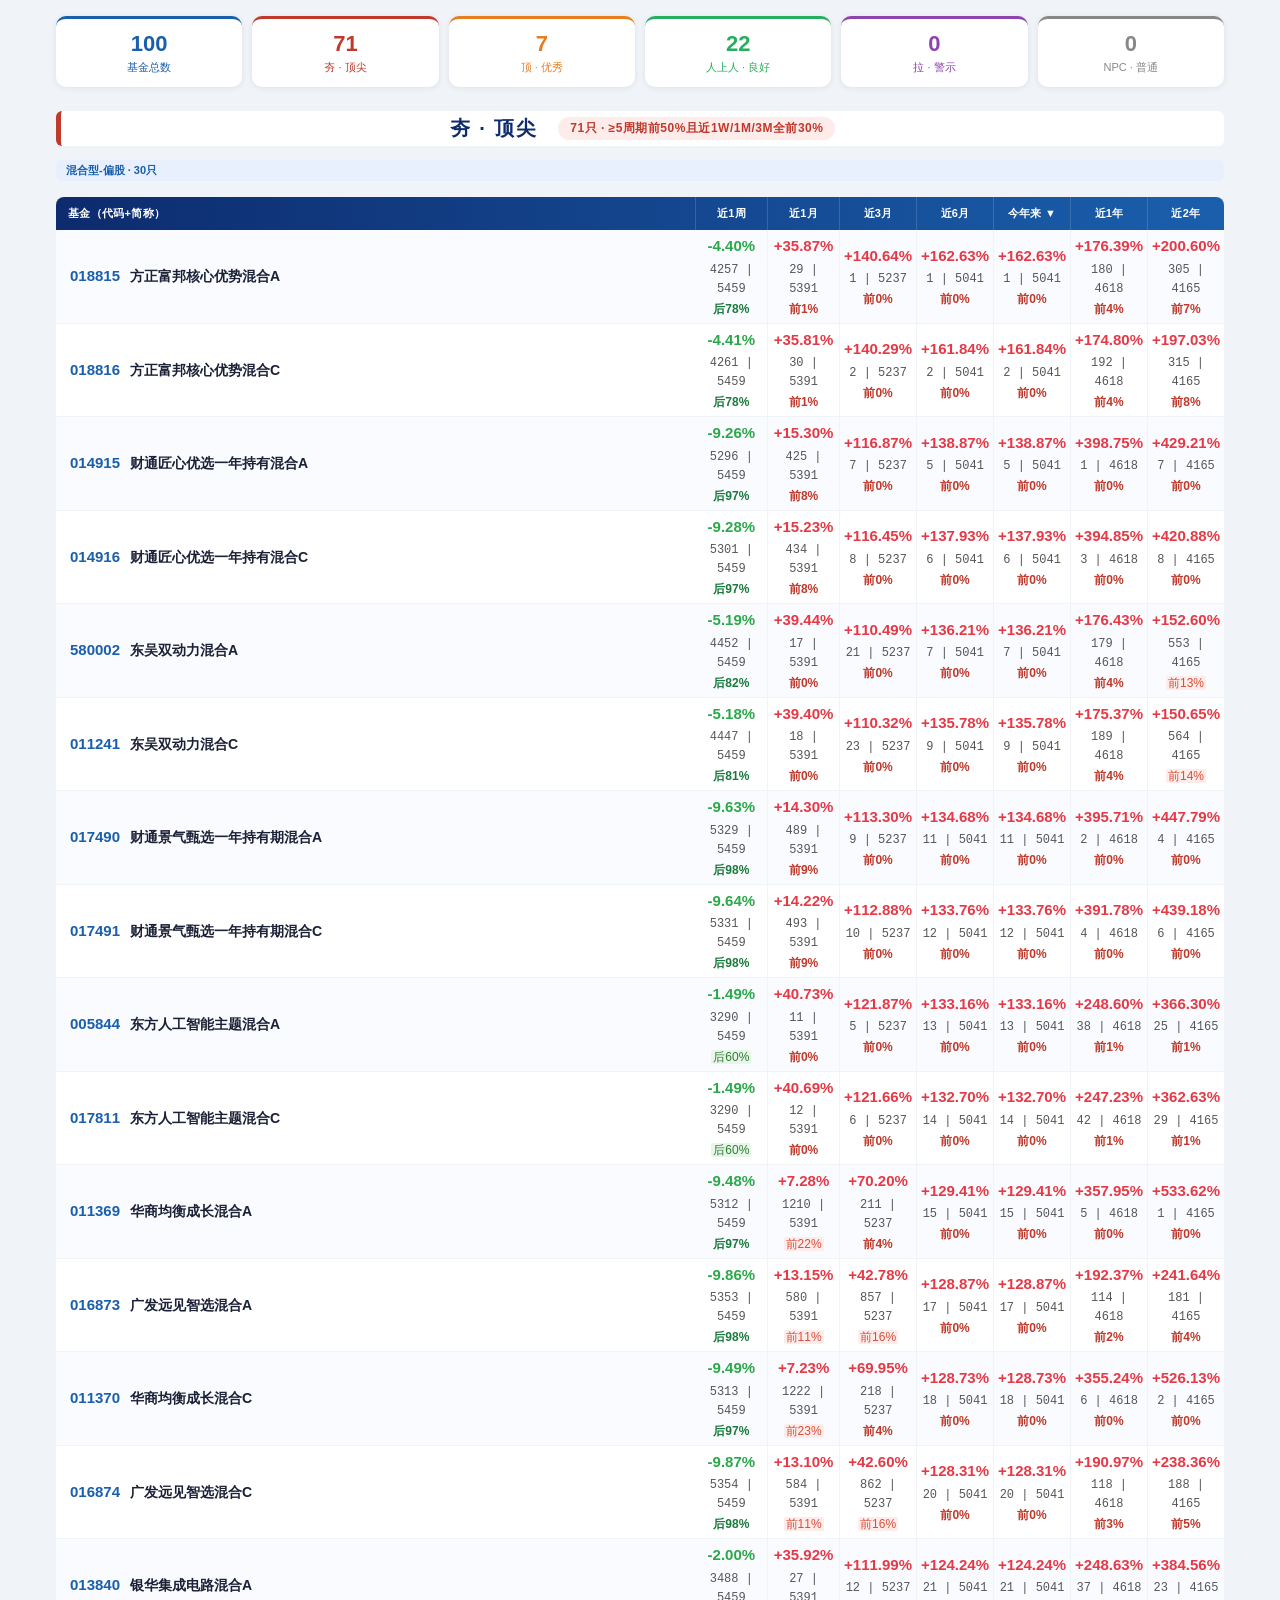
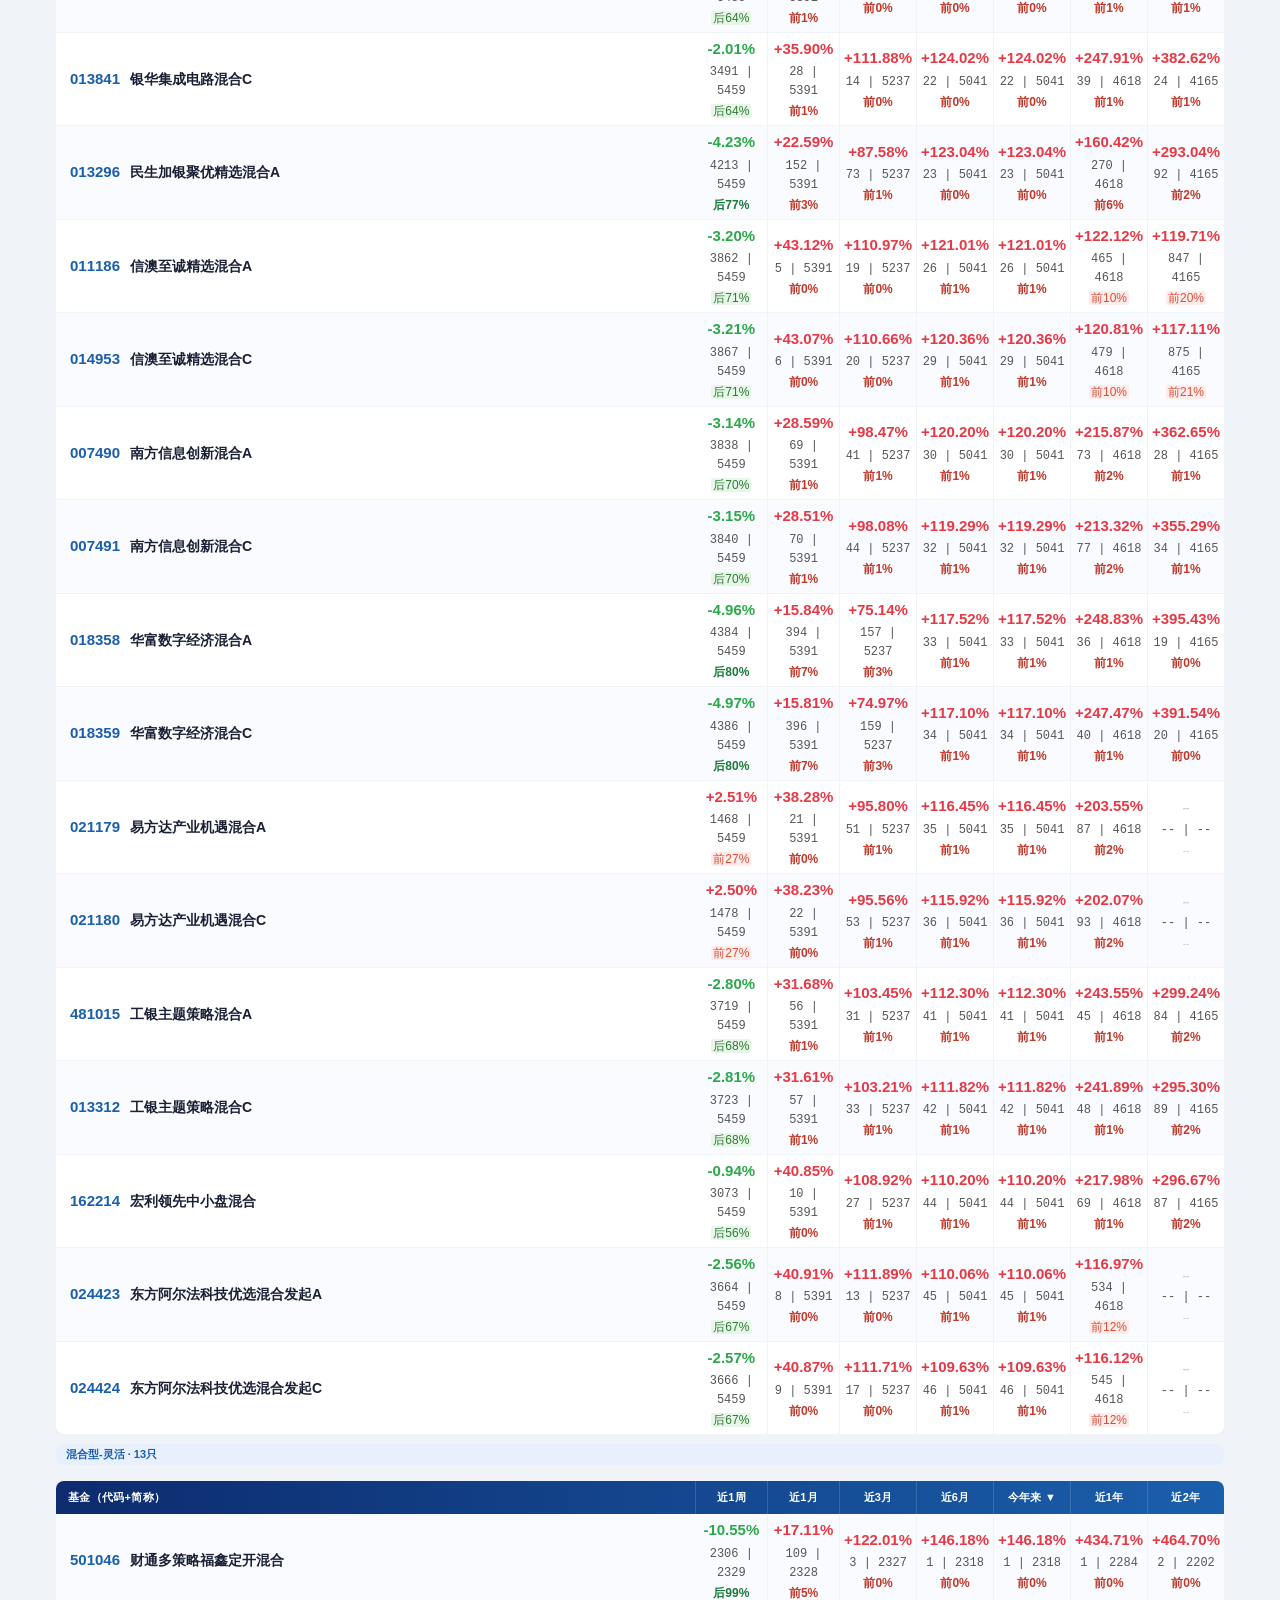
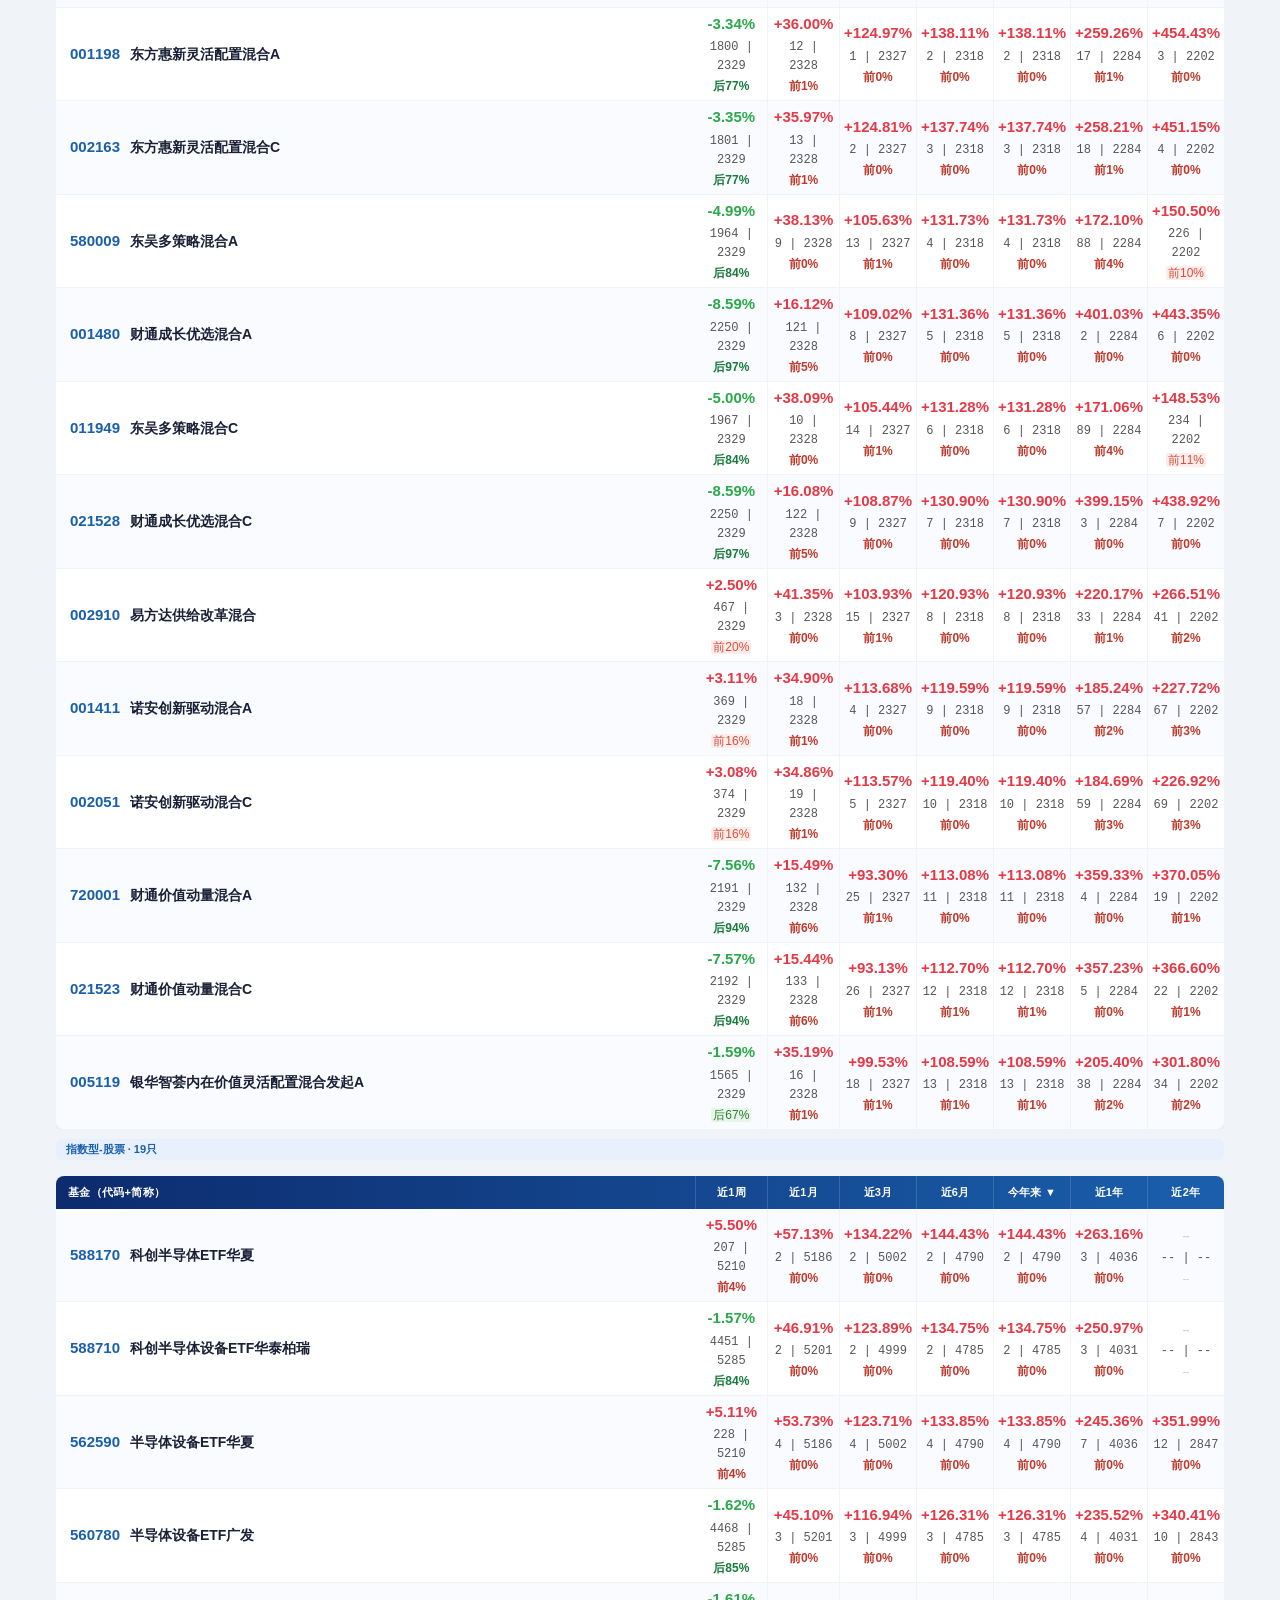
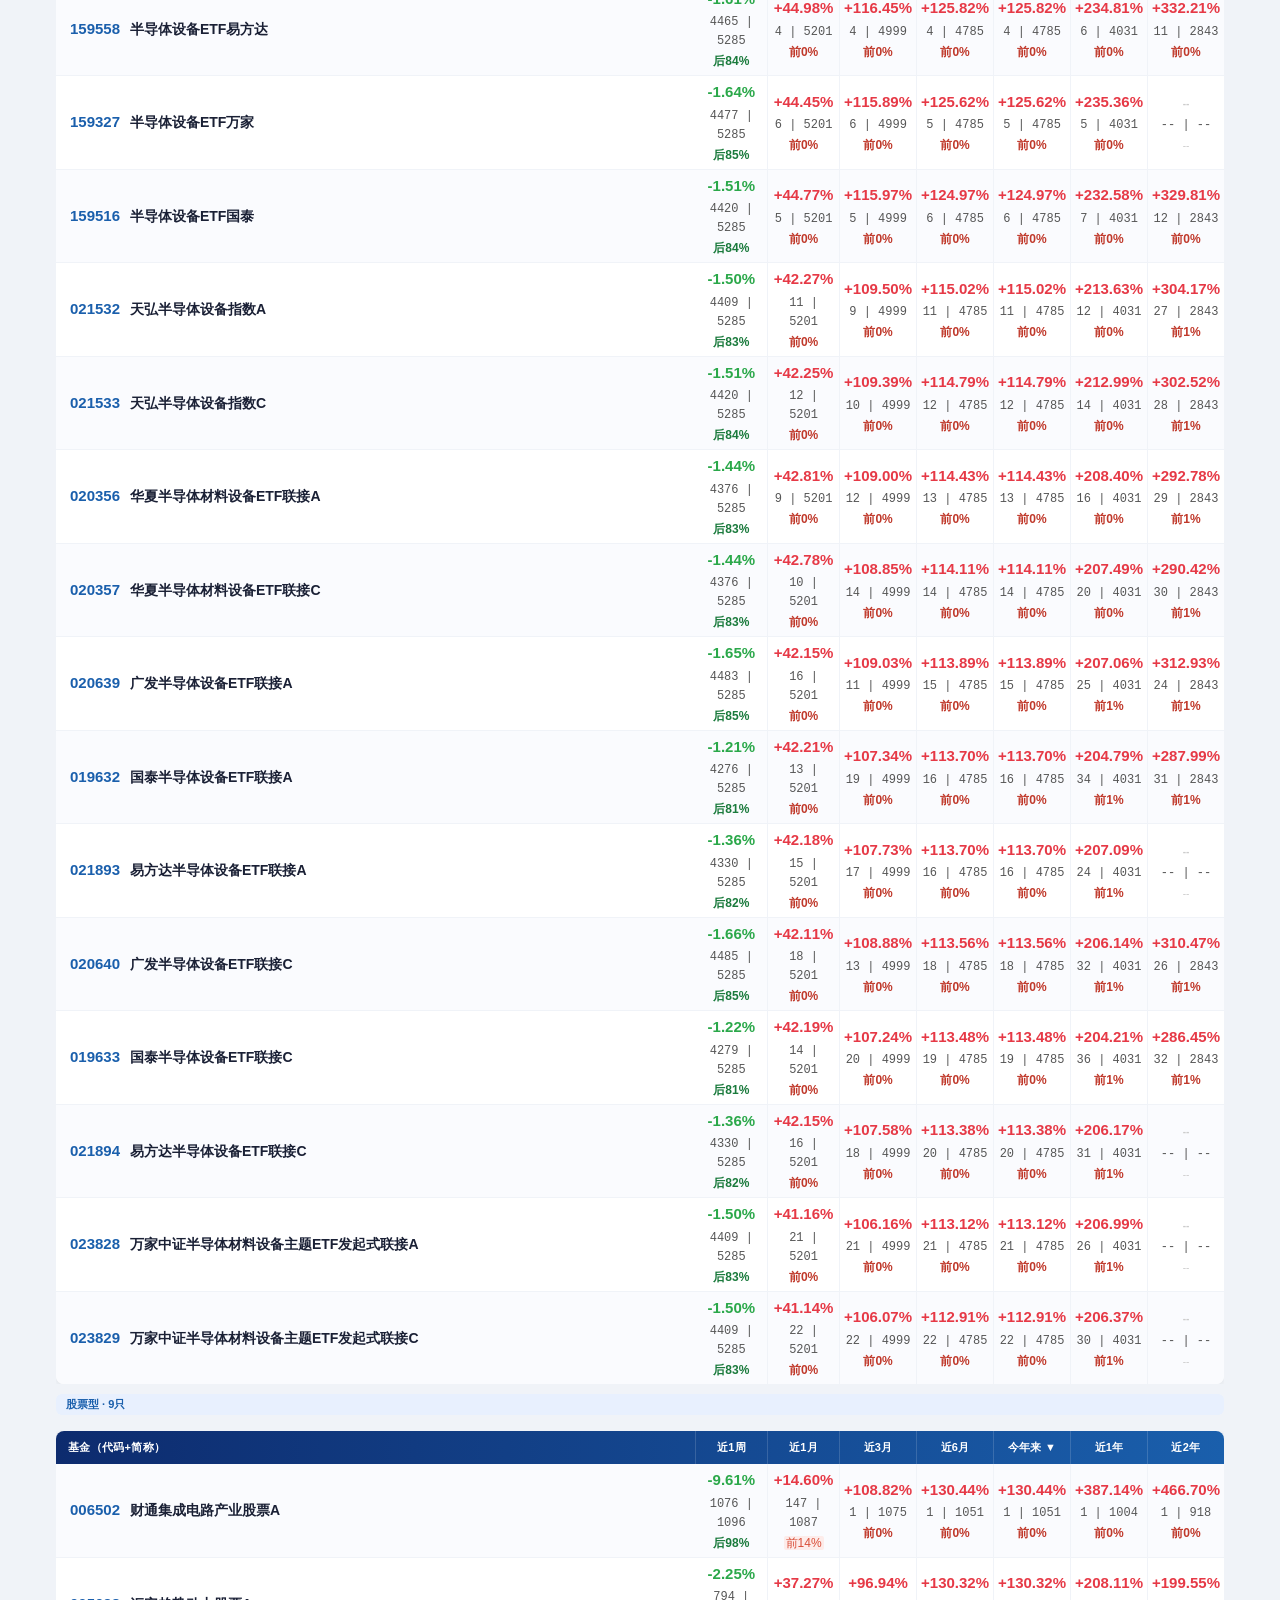
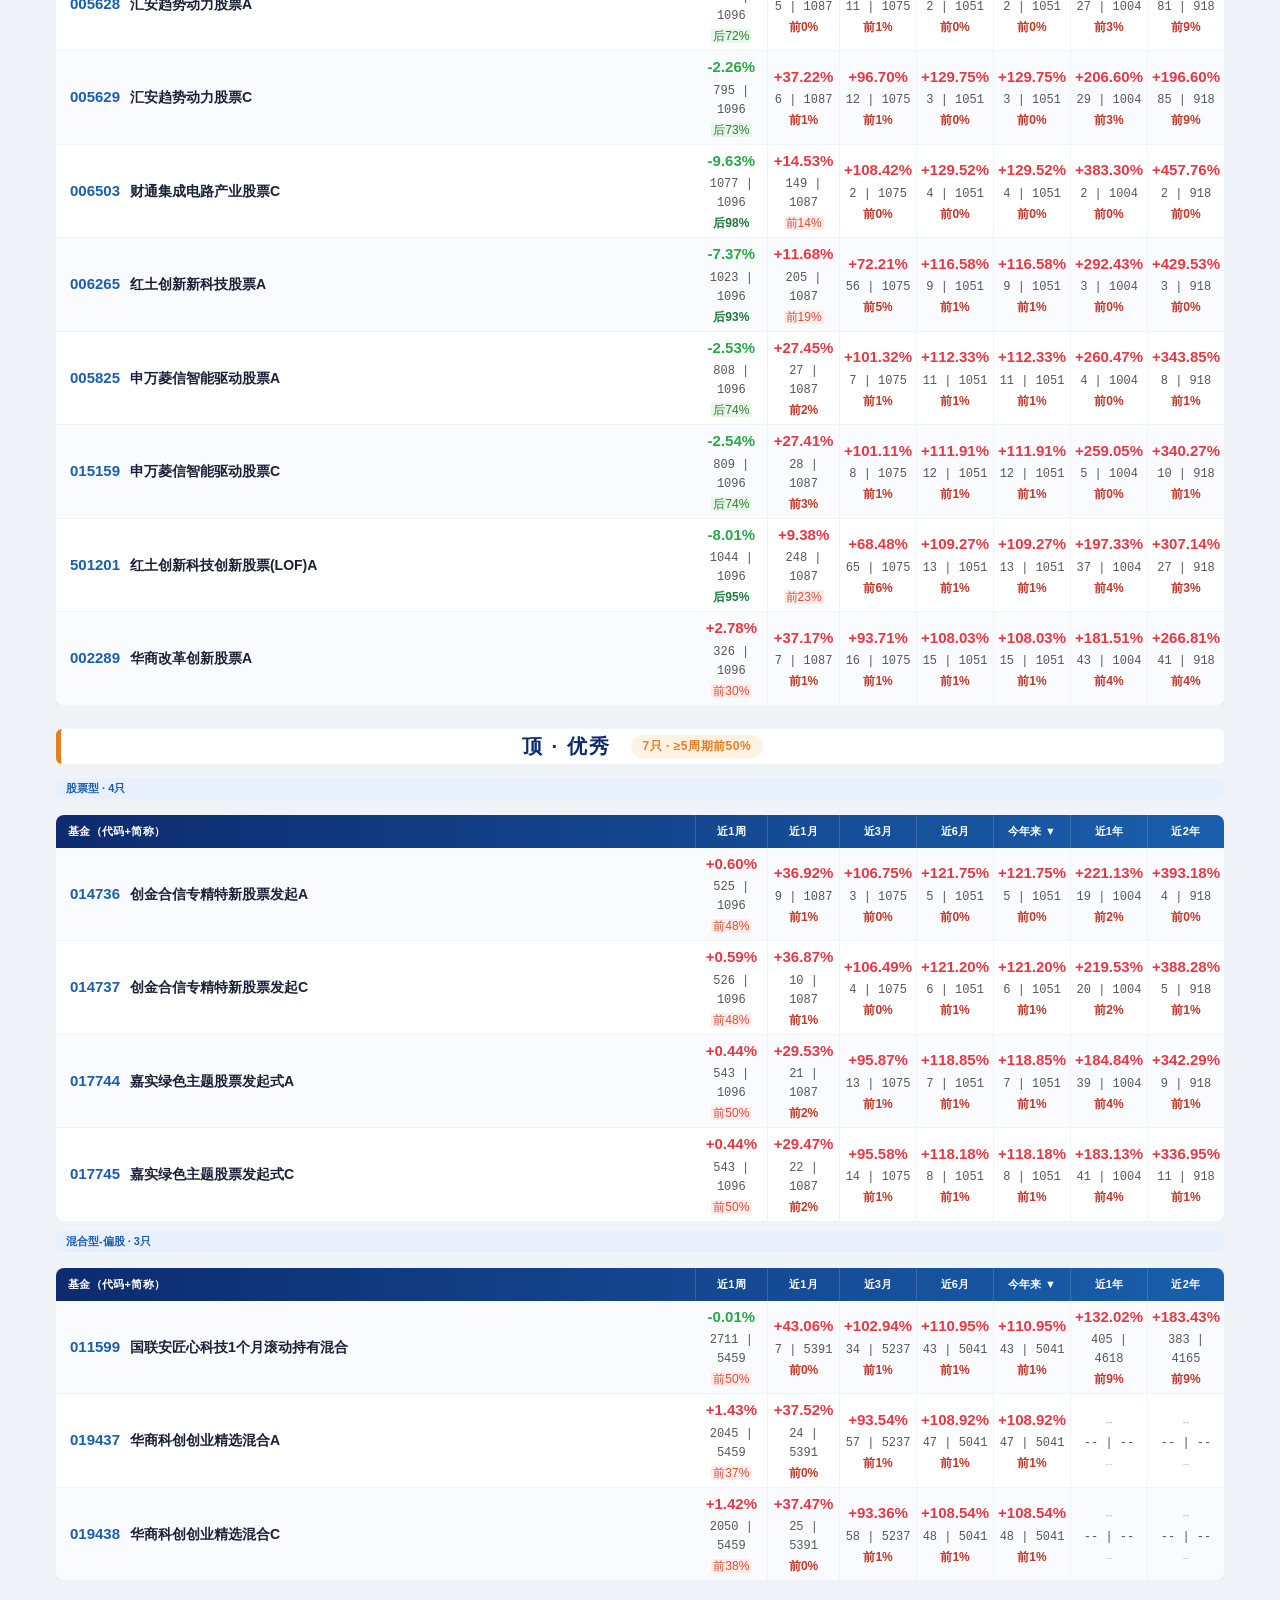
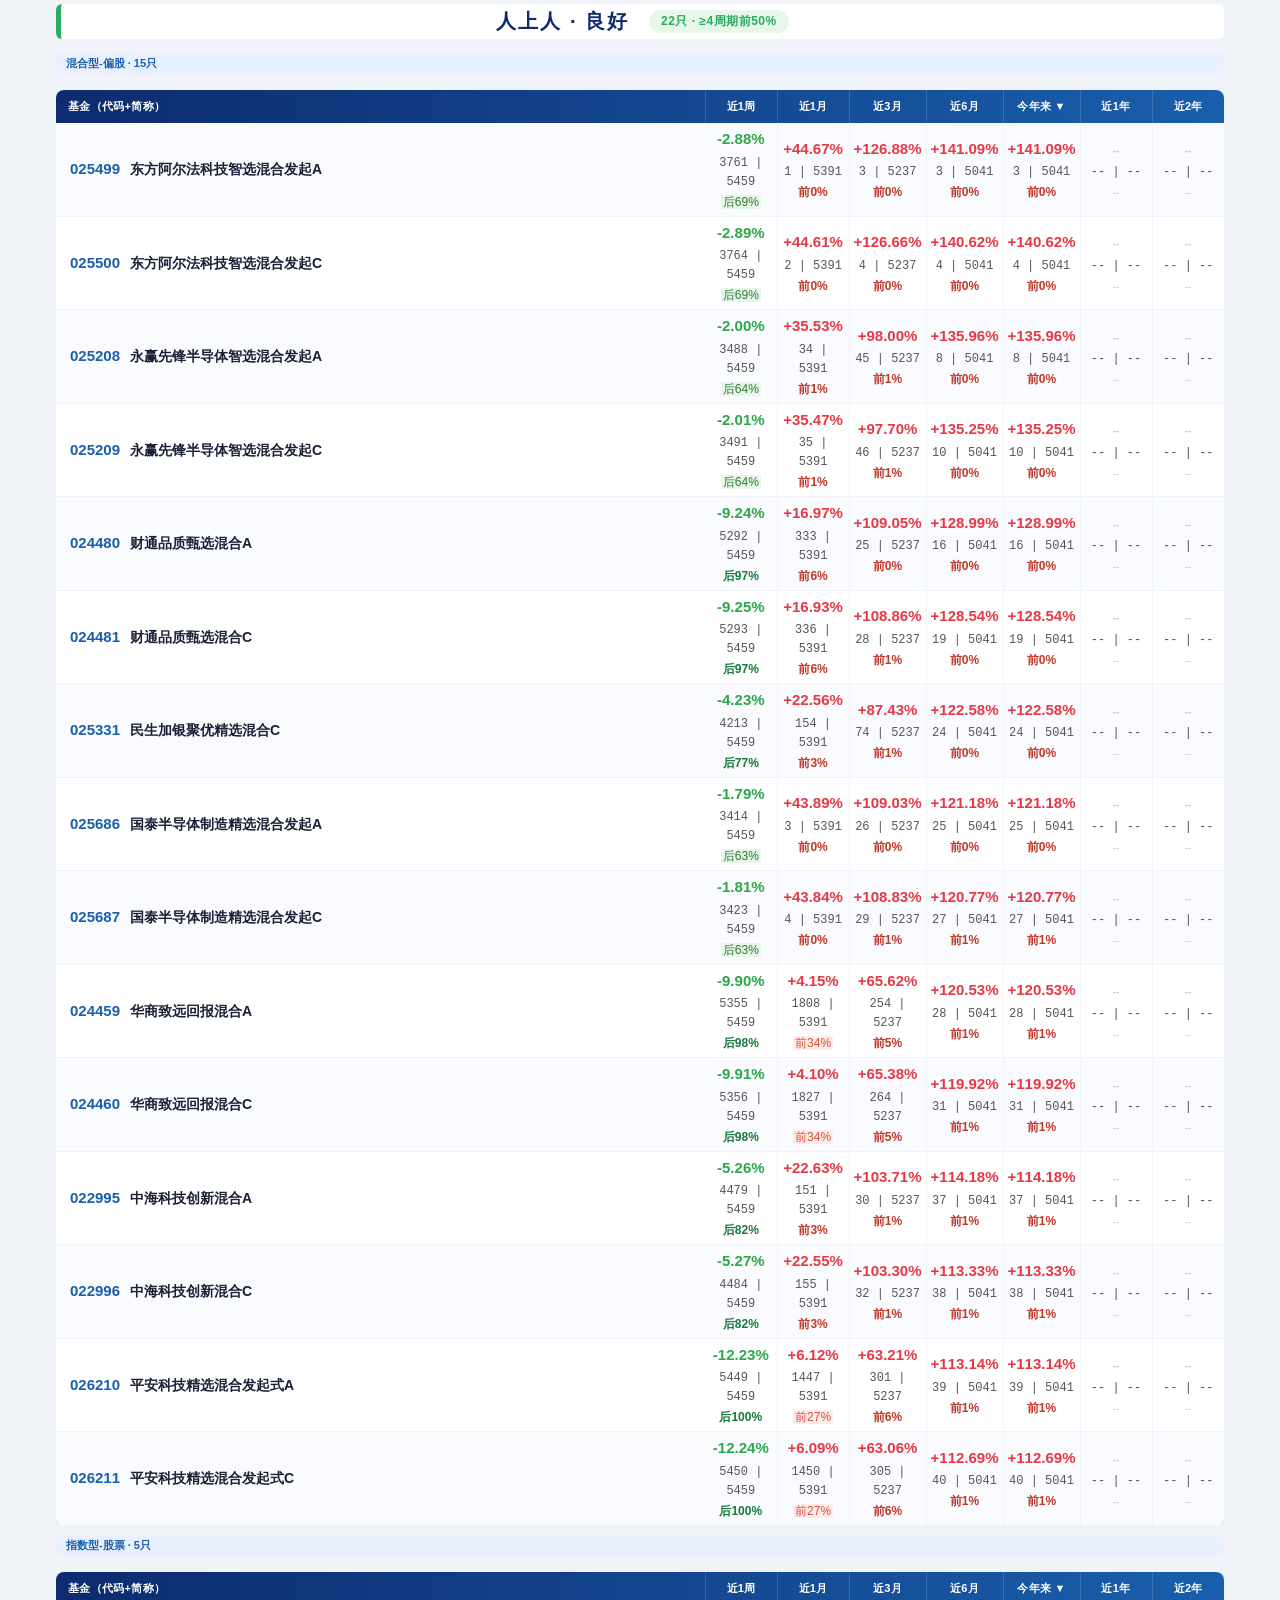
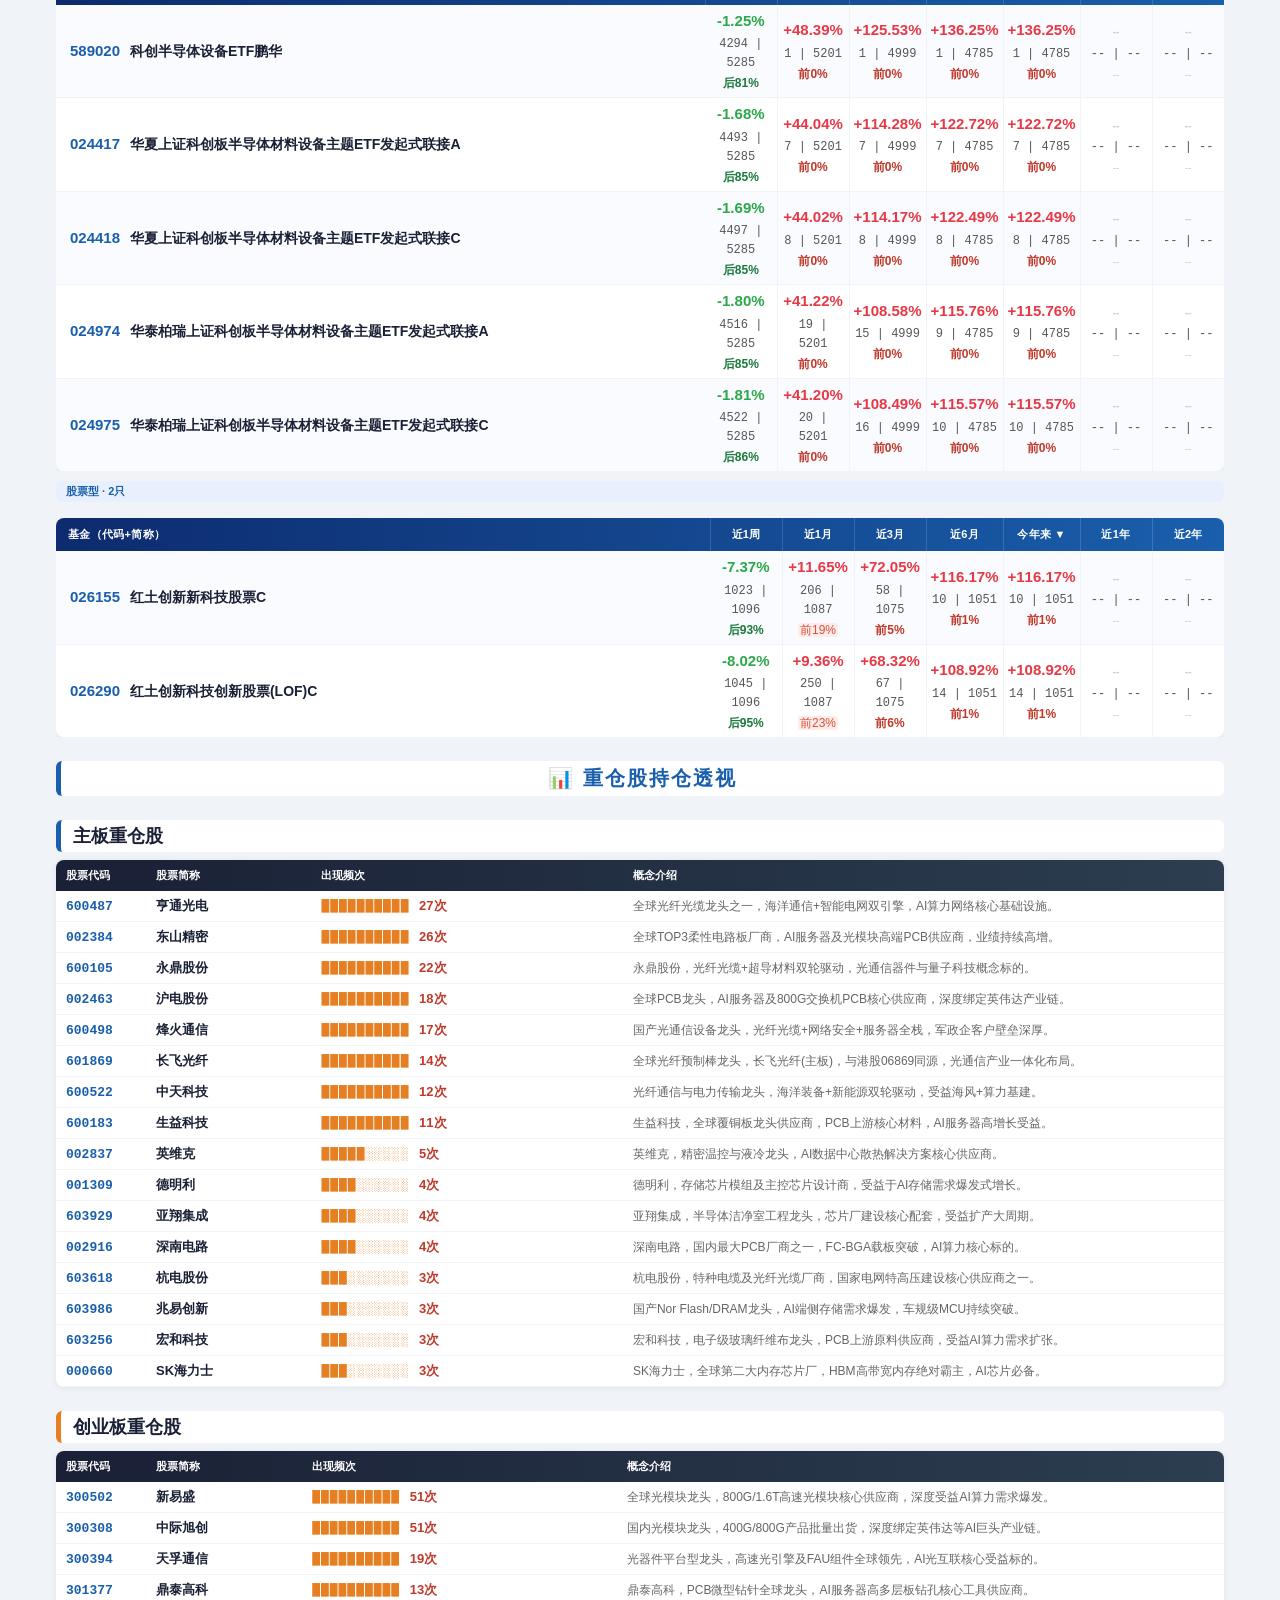
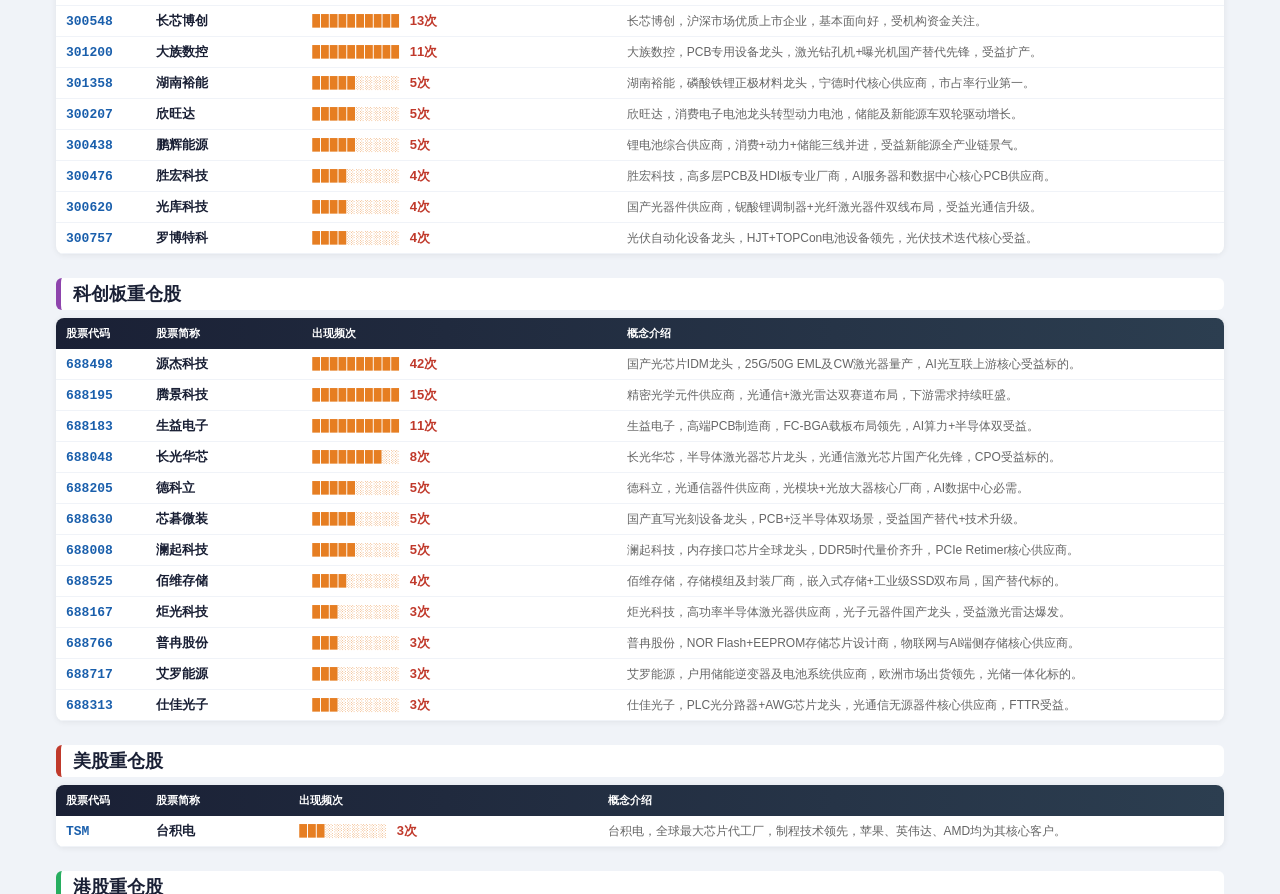
<file: reports/top_100.html>
<!DOCTYPE html>
<html lang="zh-CN">
<head>
<meta charset="UTF-8">
<meta name="viewport" content="width=device-width, initial-scale=1.0">
<title>全市场Top100基金收益排行</title>
<style>
  * { margin: 0; padding: 0; box-sizing: border-box; }
  body { font-family: -apple-system, 'PingFang SC', 'Microsoft YaHei', sans-serif; background: #f0f3f8; color: #1a2035; font-size: 12px; }

  .main { padding: 16px; max-width: 1200px; margin: 0 auto; }

  .stats-row { display: flex; gap: 10px; margin-bottom: 14px; flex-wrap: wrap; }
  .stat-card { background: white; border-radius: 10px; padding: 12px 16px; flex: 1; min-width: 120px; box-shadow: 0 1px 6px rgba(0,0,0,0.08); border-top: 3px solid; text-align: center; }
  .stat-card .val { font-size: 22px; font-weight: 700; line-height: 1.2; }
  .stat-card .lbl { font-size: 11px; margin-top: 3px; }
  .stat-card.red    { border-color: #c0392b; } .stat-card.red .val,    .stat-card.red .lbl    { color: #c0392b; }
  .stat-card.orange { border-color: #e67e22; } .stat-card.orange .val, .stat-card.orange .lbl { color: #e67e22; }
  .stat-card.green  { border-color: #27ae60; } .stat-card.green .val,  .stat-card.green .lbl  { color: #27ae60; }
  .stat-card.purple { border-color: #8e44ad; } .stat-card.purple .val, .stat-card.purple .lbl { color: #8e44ad; }
  .stat-card.gray   { border-color: #888; }    .stat-card.gray .val,   .stat-card.gray .lbl   { color: #888; }
  .stat-card.blue   { border-color: #1a5fac; } .stat-card.blue .val,   .stat-card.blue .lbl   { color: #1a5fac; }

  .section-title {
    display: flex; align-items: center; justify-content: center; flex-wrap: wrap; gap: 10px;
    margin: 24px 0 14px; font-size: 20px; font-weight: 800; color: #0d2b6e;
    letter-spacing: 2px; border-left: 5px solid; padding: 4px 12px;
    background: white; border-radius: 6px;
  }
  .section-title .badge { font-size: 12px; padding: 3px 12px; border-radius: 20px; font-weight: 600; margin-left: 10px; letter-spacing: 0.5px; }

  .type-blocks { display: flex; flex-direction: column; gap: 10px; }
  .type-badge { display: inline-block; background: #e8f0fe; color: #1a5fac; font-size: 11px; font-weight: 600; padding: 3px 10px; border-radius: 6px; margin-bottom: 6px; }

  .table-wrap { overflow-x: auto; }

  .fund-table { width: 100%; border-collapse: collapse; background: white; border-radius: 8px; overflow: hidden; box-shadow: 0 1px 6px rgba(0,0,0,0.07); font-size: 13px; }
  .fund-table thead tr { background: linear-gradient(90deg, #0d2b6e, #1a5fac); color: white; }
  .fund-table thead th { padding: 9px 5px; font-size: 11px; font-weight: 600; text-align: center; white-space: nowrap; letter-spacing: 0.3px; border-right: 1px solid rgba(255,255,255,0.15); }
  .fund-table thead th:last-child { border-right: none; }
  .fund-table thead th:first-child { text-align: left; padding-left: 12px; }
  .fund-table tbody tr { border-bottom: 1px solid #f0f3f8; transition: all 0.2s ease; }
  .fund-table tbody tr:last-child { border-bottom: none; }
  .fund-table tbody tr:hover { background: #f6f9ff !important; transform: translateX(6px); box-shadow: 0 2px 12px rgba(26,95,172,0.10); }
  .fund-table tbody tr.row-even { background: #fafbfe; }
  .fund-table tbody tr.row-odd { background: #fff; }
  .fund-table td { padding: 5px 4px; text-align: center; vertical-align: middle; border-right: 1px solid #f0f3f8; line-height: 1.5; }
  .fund-table td:nth-child(n+2) { width: 72px; min-width: 72px; }
  .fund-table td:last-child { border-right: none; }
  .fund-table td:first-child { text-align: left; padding-left: 14px; border-right: none; }

  .col-fund { font-size: 14px; max-width: 380px; overflow: hidden; text-overflow: ellipsis; white-space: nowrap; }
  .col-fund a { font-weight: 700; margin-right: 6px; color: #1a5fac; font-size: 15px; text-decoration: none; }
  .col-fund .fname { font-weight: 600; color: #1a2035; }

  .cell-ret { font-size: 15px; font-weight: 700; }
  .cell-rank { font-size: 12px; color: #666; margin-top: 2px; }
  .cell-pct { font-size: 12px; margin-top: 2px; }

  .up { color: #e63946; } .dn { color: #2ba84a; } .neutral { color: #888; font-weight: 600; } .na { color: #ccc; font-size: 10px; }
  .pct-top  { color: #c0392b; font-weight: 700; }
  .pct-good { color: #d94f3a; background: #fdecea; padding: 0 2px; border-radius: 2px; }
  .pct-mid  { color: #2e7d32; background: #e8f5e9; padding: 0 2px; border-radius: 2px; }
  .pct-bad  { color: #1a7a3c; font-weight: 700; }
  .rank-num { color: #555; font-family: monospace; font-size: 12px; }

  .note-bar { display: flex; gap: 12px; flex-wrap: wrap; padding: 8px 16px; font-size: 11px; color: #888; background: #fafbfe; border-top: 1px solid #f0f3f8; border-radius: 0 0 8px 8px; }
  .page-footer { text-align: center; color: #aaa; font-size: 10px; padding: 16px; margin-top: 8px; }

  .loading { text-align: center; padding: 40px; color: #999; font-size: 14px; }
  .load-error { text-align: center; padding: 40px; color: #c0392b; font-size: 14px; }

  /* 兼容daily_top100.py的CSS类名 */
  .ph { background: linear-gradient(135deg, #0d2b6e 0%, #1a5fac 50%, #0d8fd9 100%); color: white; padding: 22px 28px 18px; position: relative; overflow: hidden; }
  .ph::after { content: ''; position: absolute; right: -60px; top: -60px; width: 200px; height: 200px; border-radius: 50%; background: rgba(255,255,255,0.06); }
  .ph h1 { font-size: 20px; font-weight: 700; letter-spacing: 1px; }
  .ph .eyebrow { font-size: 10px; font-weight: 700; letter-spacing: 1.5px; text-transform: uppercase; color: rgba(255,255,255,0.75); margin-bottom: 4px; }
  .ph .sub { font-size: 14px; opacity: 0.85; margin-top: 6px; }
  .ph .ut { font-size: 13px; opacity: 0.7; margin-top: 3px; text-align: right; }
  .sr { display: flex; gap: 10px; margin-bottom: 14px; flex-wrap: wrap; }
  .scard { background: #fff; border-radius: 10px; padding: 12px 16px; flex: 1; min-width: 120px; box-shadow: 0 1px 6px rgba(0,0,0,0.08); border-top: 3px solid; text-align: center; }
  .scard .val { font-size: 22px; font-weight: 700; line-height: 1.2; }
  .scard .lbl { font-size: 11px; margin-top: 3px; }
  .scard.red { border-color: #c0392b; } .scard.red .val,.scard.red .lbl { color: #c0392b; }
  .scard.orange { border-color: #e67e22; } .scard.orange .val,.scard.orange .lbl { color: #e67e22; }
  .scard.green { border-color: #27ae60; } .scard.green .val,.scard.green .lbl { color: #27ae60; }
  .scard.purple { border-color: #8e44ad; } .scard.purple .val,.scard.purple .lbl { color: #8e44ad; }
  .scard.gray { border-color: #888; } .scard.gray .val,.scard.gray .lbl { color: #888; }
  .scard.blue { border-color: #1a5fac; } .scard.blue .val,.scard.blue .lbl { color: #1a5fac; }
  .st { display: flex; align-items: center; justify-content: center; flex-wrap: wrap; gap: 10px; margin: 24px 0 14px; font-size: 20px; font-weight: 800; color: #0d2b6e; letter-spacing: 2px; border-left: 5px solid; padding: 4px 12px; background: #fff; border-radius: 6px; }
  .st .badge { font-size: 12px; padding: 3px 12px; border-radius: 20px; font-weight: 600; margin-left: 10px; letter-spacing: 0.5px; }
  .tw { overflow-x: auto; }
  .ft { width: 100%; border-collapse: collapse; background: #fff; border-radius: 8px; overflow: hidden; box-shadow: 0 1px 6px rgba(0,0,0,0.07); font-size: 13px; }
  .ft thead tr { background: linear-gradient(90deg, #0d2b6e, #1a5fac); color: #fff; }
  .ft thead th { padding: 9px 5px; font-size: 11px; font-weight: 600; text-align: center; white-space: nowrap; letter-spacing: 0.3px; border-right: 1px solid rgba(255,255,255,0.15); }
  .ft thead th:last-child { border-right: none; }
  .ft thead th:first-child { text-align: left; padding-left: 12px; }
  .ft tbody tr { border-bottom: 1px solid #f0f3f8; transition: background 0.15s; }
  .ft tbody tr:last-child { border-bottom: none; }
  .ft tbody tr:hover { background: #f6f9ff !important; }
  .ft tbody tr.re { background: #fafbfe; }
  .ft tbody tr.ro { background: #fff; }
  .ft td { padding: 5px 4px; text-align: center; vertical-align: middle; border-right: 1px solid #f0f3f8; line-height: 1.5; }
  .ft td:nth-child(n+2) { width: 72px; min-width: 72px; }
  .ft td:last-child { border-right: none; }
  .ft td:first-child { text-align: left; padding-left: 14px; border-right: none; }
  .cf { font-size: 14px; max-width: 380px; overflow: hidden; text-overflow: ellipsis; white-space: nowrap; }
  .cf a { font-weight: 700; margin-right: 6px; color: #1a5fac; font-size: 15px; text-decoration: none; }
  .cf .fn { font-weight: 600; color: #1a2035; }
  .cr { font-size: 15px; font-weight: 700; }
  .crk { font-size: 12px; color: #666; margin-top: 2px; }
  .cp { font-size: 12px; margin-top: 2px; }
  .up { color: #e63946; } .dn { color: #2ba84a; } .neutral { color: #888; font-weight: 600; } .na { color: #ccc; font-size: 10px; }
  .pt { color: #c0392b; font-weight: 700; }
  .pg { color: #d94f3a; background: #fdecea; padding: 0 2px; border-radius: 2px; }
  .pm { color: #2e7d32; background: #e8f5e9; padding: 0 2px; border-radius: 2px; }
  .pb { color: #1a7a3c; font-weight: 700; }
  .rn { color: #555; font-family: monospace; font-size: 12px; }
  .nb { display: flex; gap: 12px; flex-wrap: wrap; padding: 8px 16px; font-size: 11px; color: #888; background: #fafbfe; border-top: 1px solid #f0f3f8; border-radius: 0 0 8px 8px; }
  .pf { text-align: center; color: #aaa; font-size: 10px; padding: 16px; margin-top: 8px; }

  @media (max-width: 1100px) { .fund-table { font-size: 11px; } .col-fund, .col-fund a, .col-fund .fname { font-size: 11px; } .cell-ret { font-size: 12px; } .ft { font-size: 11px; } .cf, .cf a, .cf .fn { font-size: 11px; } .cr { font-size: 12px; } }

  /* 持仓透视 */
  .holdings-section { margin-bottom: 20px; }
  .holdings-title { display: flex; align-items: center; margin: 24px 0 8px; font-size: 18px; font-weight: 700; color: #1a2035; border-left: 5px solid; padding: 4px 12px; background: white; border-radius: 6px; }
  .holdings-table { width: 100%; border-collapse: collapse; background: white; border-radius: 8px; overflow: hidden; box-shadow: 0 1px 6px rgba(0,0,0,0.07); font-size: 13px; margin-bottom: 12px; }
  .holdings-table thead tr { background: linear-gradient(90deg,#1a2035,#2c3e50); color: white; }
  .holdings-table thead th { padding: 8px 10px; font-size: 11px; font-weight: 600; text-align: left; }
  .holdings-table tbody tr { border-bottom: 1px solid #f0f3f8; }
  .holdings-table tbody tr:hover { background: #f6f9ff; }
  .holdings-table td { padding: 6px 10px; vertical-align: middle; }
  .stock-code { font-family: monospace; font-weight: 600; color: #1a5fac; width: 90px; }
  .stock-name { font-weight: 600; }
  .stock-desc { font-size: 12px; color: #666; max-width: 280px; }
  .freq-bar { font-family: monospace; color: #e67e22; letter-spacing: 1px; }
  .freq-num { color: #c0392b; font-weight: 700; margin-left: 6px; }
</style>
</head>
<body>

<div class="main">
  <div id="update-time" style="display:none"></div>
  <div class="stats-row" id="stats">
    <div class="loading">数据加载中...</div>
  </div>

  <div id="sections">
    <div class="loading">数据加载中...</div>
  </div>

  <div id="holdings-section"></div>
</div>

<div class="page-footer">
  数据来源：东方财富天天基金 &nbsp;|&nbsp; 红涨绿跌(A股惯例) &nbsp;|&nbsp; 按今年来降序排列 &nbsp;|&nbsp; AI生成仅供参考
</div>

<script>
fetch('top100_data.json', {cache: 'no-cache'})
  .then(r => {
    if (!r.ok) throw new Error('HTTP ' + r.status);
    return r.json();
  })
  .then(data => {
    document.getElementById('update-time').innerHTML =
      '净值更新：' + data.updateDate + ' &nbsp;|&nbsp; 数据来源：东方财富天天基金 &nbsp;|&nbsp; 生成于 ' + data.generateDate;
    document.getElementById('stats').innerHTML = data.statsHtml;
    document.getElementById('sections').innerHTML = data.sectionsHtml;
    if (data.holdingsHtml) {
      document.getElementById('holdings-section').innerHTML = data.holdingsHtml;
    }
    document.title = '全市场Top100基金收益排行 · ' + data.generateDate;
  })
  .catch(err => {
    document.getElementById('stats').innerHTML = '<div class="load-error">数据加载失败: ' + err.message + '</div>';
    document.getElementById('sections').innerHTML = '<div class="load-error">数据加载失败: ' + err.message + '</div>';
    console.error('加载top100_data.json失败:', err);
  });
</script>

</body>
</html>
</file>
<file: assets/site.css>
:root {
  --ink: #101626;
  --muted: #718097;
  --line: rgba(154, 170, 196, 0.26);
  --bg: #eef2f7;
  --panel: #ffffff;
  --navy: #071425;
  --navy-2: #0d243f;
  --blue: #1b67c9;
  --cyan: #18a4d8;
  --red: #d54c43;
  --orange: #e29a3b;
  --green: #31a66a;
  --violet: #7a67d8;
  --shadow: 0 22px 60px rgba(10, 23, 44, 0.14);
}

* {
  box-sizing: border-box;
}

html {
  scroll-behavior: smooth;
}

body {
  margin: 0;
  min-height: 100vh;
  color: var(--ink);
  font-family: -apple-system, BlinkMacSystemFont, "PingFang SC", "Microsoft YaHei", "Segoe UI", sans-serif;
  background:
    linear-gradient(180deg, #071425 0, #071425 430px, transparent 430px),
    linear-gradient(180deg, #eef2f7 0%, #f7f9fc 100%);
}

a {
  color: inherit;
  text-decoration: none;
}

.site-header {
  position: sticky;
  top: 0;
  z-index: 20;
  color: #fff;
  background: rgba(7, 20, 37, 0.82);
  border-bottom: 1px solid rgba(255, 255, 255, 0.1);
  backdrop-filter: blur(18px);
}

.nav {
  display: flex;
  align-items: center;
  justify-content: space-between;
  gap: 24px;
  width: min(1200px, calc(100% - 40px));
  min-height: 68px;
  margin: 0 auto;
}

.brand {
  display: inline-flex;
  align-items: center;
  gap: 11px;
  font-size: 18px;
  font-weight: 800;
  white-space: nowrap;
}

.brand-mark {
  display: inline-grid;
  place-items: center;
  width: 35px;
  height: 35px;
  border-radius: 8px;
  color: #071425;
  background: linear-gradient(135deg, #ffffff, #b9dafb);
  box-shadow: 0 0 0 1px rgba(255, 255, 255, 0.35), 0 14px 30px rgba(24, 164, 216, 0.25);
}

.nav-links {
  display: flex;
  align-items: center;
  justify-content: flex-end;
  gap: 4px;
  flex-wrap: wrap;
}

.nav-links a {
  min-height: 36px;
  padding: 9px 13px;
  border-radius: 8px;
  color: rgba(255, 255, 255, 0.72);
  font-size: 14px;
}

.nav-links a:hover,
.nav-links a.active {
  background: rgba(255, 255, 255, 0.1);
  color: #fff;
}

main {
  width: min(1200px, calc(100% - 40px));
  margin: 0 auto;
}

.hero {
  display: grid;
  grid-template-columns: minmax(0, 1.06fr) minmax(360px, 0.94fr);
  gap: 28px;
  align-items: stretch;
  padding: 64px 0 24px;
}

.hero-copy {
  min-height: 520px;
  padding: clamp(34px, 5vw, 62px);
  color: #fff;
  border: 1px solid rgba(255, 255, 255, 0.13);
  border-radius: 8px;
  background:
    linear-gradient(135deg, rgba(27, 103, 201, 0.24), rgba(24, 164, 216, 0.08)),
    linear-gradient(180deg, rgba(255, 255, 255, 0.08), rgba(255, 255, 255, 0.03));
  box-shadow: 0 26px 70px rgba(0, 0, 0, 0.24);
}

.eyebrow {
  margin: 0 0 14px;
  color: #8ed7ff;
  font-size: 12px;
  font-weight: 800;
  letter-spacing: 0;
  text-transform: uppercase;
}

h1,
h2,
h3,
p {
  margin-top: 0;
}

h1 {
  max-width: 780px;
  margin-bottom: 18px;
  font-size: clamp(42px, 5.8vw, 72px);
  line-height: 1.06;
  letter-spacing: 0;
}

.lead {
  max-width: 680px;
  margin-bottom: 34px;
  color: rgba(255, 255, 255, 0.72);
  font-size: 18px;
  line-height: 1.85;
}

.hero-actions {
  display: flex;
  gap: 12px;
  flex-wrap: wrap;
}

.button {
  display: inline-flex;
  align-items: center;
  justify-content: center;
  min-height: 44px;
  padding: 0 18px;
  border-radius: 8px;
  border: 1px solid transparent;
  font-size: 14px;
  font-weight: 800;
}

.button.primary {
  color: #071425;
  background: #fff;
  box-shadow: 0 16px 34px rgba(24, 164, 216, 0.2);
}

.button.subtle {
  color: #d9edff;
  background: rgba(255, 255, 255, 0.08);
  border-color: rgba(255, 255, 255, 0.16);
}

.terminal-panel {
  min-height: 520px;
  padding: 22px;
  border-radius: 8px;
  color: #fff;
  background:
    linear-gradient(180deg, rgba(255, 255, 255, 0.1), rgba(255, 255, 255, 0.04)),
    #0b1d33;
  border: 1px solid rgba(255, 255, 255, 0.13);
  box-shadow: 0 26px 70px rgba(0, 0, 0, 0.24);
}

.terminal-head,
.terminal-stats,
.ticker-row {
  display: grid;
  gap: 12px;
}

.terminal-head {
  grid-template-columns: 1fr auto;
  align-items: start;
  margin-bottom: 24px;
}

.panel-label,
.terminal-stats span,
.ticker-row span {
  display: block;
  color: rgba(255, 255, 255, 0.54);
  font-size: 12px;
}

.terminal-head strong {
  display: block;
  margin-top: 6px;
  font-size: 26px;
}

.status-dot {
  display: inline-flex;
  align-items: center;
  min-height: 28px;
  padding: 0 10px;
  border-radius: 999px;
  color: #a7f2cb;
  background: rgba(49, 166, 106, 0.14);
  font-size: 12px;
  font-weight: 800;
}

.rank-strip {
  display: grid;
  grid-template-columns: repeat(5, minmax(0, 1fr));
  gap: 8px;
  margin-bottom: 24px;
}

.rank-card {
  min-height: 82px;
  padding: 12px 8px;
  border-radius: 8px;
  background: rgba(255, 255, 255, 0.06);
  border: 1px solid rgba(255, 255, 255, 0.08);
}

.rank-card span,
.rank-card strong {
  display: block;
}

.rank-card span {
  min-height: 32px;
  color: #fff;
  font-size: 13px;
  font-weight: 900;
}

.rank-card strong {
  color: rgba(255, 255, 255, 0.58);
  font-size: 12px;
}

.rank-card.hot {
  border-top: 3px solid var(--red);
}

.rank-card.warm {
  border-top: 3px solid var(--orange);
}

.rank-card.steady {
  border-top: 3px solid var(--green);
}

.rank-card.cool {
  border-top: 3px solid var(--violet);
}

.rank-card.quiet {
  border-top: 3px solid #9aa9bd;
}

.signal-chart {
  display: grid;
  grid-template-columns: repeat(8, 1fr);
  align-items: end;
  gap: 10px;
  height: 190px;
  margin-bottom: 22px;
  padding: 18px;
  border-radius: 8px;
  background:
    linear-gradient(rgba(255, 255, 255, 0.08) 1px, transparent 1px) 0 0 / 100% 25%,
    rgba(255, 255, 255, 0.045);
}

.signal-chart span {
  display: block;
  border-radius: 6px 6px 2px 2px;
  background: linear-gradient(180deg, #8ed7ff, #1b67c9);
}

.terminal-stats {
  grid-template-columns: 0.8fr 0.7fr 1.2fr;
}

.terminal-stats div {
  padding: 14px;
  border-radius: 8px;
  background: rgba(255, 255, 255, 0.06);
}

.terminal-stats strong {
  display: block;
  margin-top: 8px;
  font-size: 18px;
}

.ticker-row {
  grid-template-columns: repeat(4, minmax(0, 1fr));
  margin: 8px 0 42px;
  padding: 16px;
  border: 1px solid var(--line);
  border-radius: 8px;
  background: rgba(255, 255, 255, 0.92);
  box-shadow: var(--shadow);
}

.ticker-row span {
  color: var(--muted);
}

.ticker-row strong {
  display: block;
  margin-top: 8px;
  font-size: 15px;
}

.section {
  padding: 28px 0 12px;
}

.split-section {
  display: grid;
  grid-template-columns: 0.74fr 1.26fr;
  gap: 28px;
  align-items: start;
}

.section-intro {
  position: sticky;
  top: 96px;
  padding: 26px 0;
}

.section-intro .eyebrow,
.report-heading .eyebrow {
  color: var(--blue);
}

.section-intro h2,
.disclaimer h2,
.report-heading h1 {
  margin-bottom: 12px;
  font-size: 32px;
  line-height: 1.18;
}

.section-intro p,
.module-card p,
.disclaimer p,
.report-heading p {
  margin-bottom: 0;
  color: var(--muted);
  line-height: 1.8;
}

.module-grid {
  display: grid;
  gap: 14px;
}

.module-card,
.disclaimer,
.report-heading,
.report-frame-wrap {
  border: 1px solid var(--line);
  border-radius: 8px;
  background: var(--panel);
  box-shadow: var(--shadow);
}

.module-card {
  display: grid;
  grid-template-columns: auto 1fr;
  gap: 12px 18px;
  min-height: 160px;
  padding: 24px;
}

.module-card.featured {
  color: #fff;
  background:
    linear-gradient(135deg, rgba(27, 103, 201, 0.92), rgba(11, 29, 51, 0.96)),
    var(--navy-2);
}

.module-card.featured p {
  color: rgba(255, 255, 255, 0.72);
}

.module-index {
  grid-row: span 3;
  color: var(--cyan);
  font-size: 13px;
  font-weight: 900;
}

.module-card h3 {
  margin-bottom: 0;
  font-size: 22px;
}

.module-link {
  align-self: end;
  color: #aee6ff;
  font-size: 13px;
  font-weight: 900;
}

.disclaimer {
  margin: 34px 0 50px;
  padding: 26px;
  border-left: 5px solid var(--orange);
}

.disclaimer-tag {
  display: inline-block;
  margin-bottom: 12px;
  color: var(--orange);
  font-size: 12px;
  font-weight: 900;
  text-transform: uppercase;
}

.report-shell {
  padding: 26px 0 50px;
}

.report-heading {
  display: flex;
  align-items: center;
  justify-content: space-between;
  gap: 20px;
  margin-bottom: 16px;
  padding: 24px;
}

.report-heading h1 {
  font-size: 30px;
}

.report-heading .button.subtle {
  color: var(--navy);
  background: #eef5ff;
  border-color: #cddcf3;
}

.report-frame-wrap {
  height: calc(100vh - 190px);
  min-height: 720px;
  overflow: hidden;
}

.report-frame {
  display: block;
  width: 100%;
  height: 100%;
  border: 0;
  background: #fff;
}

.disclaimer.compact {
  margin-bottom: 0;
}

.dashboard-hero {
  display: grid;
  grid-template-columns: minmax(0, 0.95fr) minmax(420px, 1.05fr);
  gap: 28px;
  align-items: stretch;
  padding: 64px 0 24px;
}

.hero-command,
.overview-board {
  min-height: 500px;
  border-radius: 8px;
  color: #fff;
  border: 1px solid rgba(255, 255, 255, 0.13);
  box-shadow: 0 26px 70px rgba(0, 0, 0, 0.24);
}

.hero-command {
  display: flex;
  flex-direction: column;
  justify-content: center;
  padding: clamp(34px, 5vw, 62px);
  background:
    linear-gradient(135deg, rgba(27, 103, 201, 0.22), rgba(24, 164, 216, 0.06)),
    linear-gradient(180deg, rgba(255, 255, 255, 0.08), rgba(255, 255, 255, 0.03));
}

.hero-command h1 {
  margin-bottom: 24px;
  white-space: nowrap;
  font-size: clamp(56px, 6vw, 82px);
}

.hero-summary {
  max-width: 460px;
  margin: 0;
  color: rgba(255, 255, 255, 0.72);
  font-size: 18px;
  line-height: 1.85;
}

.hero-tags {
  display: flex;
  flex-wrap: wrap;
  gap: 10px;
  margin-top: 30px;
}

.hero-tags span {
  padding: 9px 12px;
  border-radius: 8px;
  border: 1px solid rgba(142, 215, 255, 0.24);
  background: rgba(255, 255, 255, 0.08);
  color: #d9edff;
  font-size: 13px;
  font-weight: 800;
}

.overview-board {
  padding: 22px;
  background:
    linear-gradient(180deg, rgba(255, 255, 255, 0.1), rgba(255, 255, 255, 0.04)),
    #0b1d33;
}

.board-header {
  display: flex;
  align-items: flex-start;
  justify-content: space-between;
  gap: 20px;
  margin-bottom: 18px;
}

.board-header strong {
  font-size: 54px;
  line-height: 0.9;
}

.board-list {
  display: grid;
  gap: 12px;
  margin-bottom: 22px;
}

.board-item {
  display: grid;
  grid-template-columns: auto 1fr auto;
  gap: 14px;
  align-items: center;
  min-height: 76px;
  padding: 16px;
  border-radius: 8px;
  background: rgba(255, 255, 255, 0.06);
  border: 1px solid rgba(255, 255, 255, 0.09);
}

.board-item:hover {
  background: rgba(255, 255, 255, 0.1);
}

.item-code {
  display: inline-grid;
  place-items: center;
  width: 58px;
  height: 36px;
  border-radius: 8px;
  color: #071425;
  background: #8ed7ff;
  font-size: 12px;
  font-weight: 900;
}

.item-code.accent {
  background: #a7f2cb;
}

.item-code.accent2 {
  background: #f9c6c6;
  color: #8b1a1a;
}

.item-code.accent3 {
  background: #d4c5f9;
  color: #4a2d8f;
}

.item-code.accent4 {
  background: #ffe0b2;
  color: #e65100;
}

.item-title {
  font-weight: 900;
}

.item-meta {
  color: rgba(255, 255, 255, 0.55);
  font-size: 13px;
}

.pulse-grid {
  display: grid;
  grid-template-columns: repeat(10, 1fr);
  align-items: end;
  gap: 10px;
  height: 230px;
  padding: 18px;
  border-radius: 8px;
  background:
    linear-gradient(rgba(255, 255, 255, 0.08) 1px, transparent 1px) 0 0 / 100% 25%,
    rgba(255, 255, 255, 0.045);
}

.pulse-grid span {
  display: block;
  border-radius: 6px 6px 2px 2px;
  background: linear-gradient(180deg, #8ed7ff, #1b67c9);
}

.report-section {
  padding: 30px 0 12px;
}

.report-card-grid {
  display: grid;
  grid-template-columns: repeat(2, minmax(0, 1fr));
  gap: 18px;
}

.report-card {
  display: flex;
  flex-direction: column;
  min-height: 330px;
  padding: 26px;
  border-radius: 8px;
  border: 1px solid var(--line);
  background: #fff;
  box-shadow: var(--shadow);
}

.report-card:hover {
  transform: translateY(-2px);
}

.report-card.primary-report {
  color: #fff;
  background:
    linear-gradient(135deg, rgba(27, 103, 201, 0.94), rgba(11, 29, 51, 0.97)),
    var(--navy-2);
}

.report-card.qdii-report {
  background:
    linear-gradient(135deg, rgba(255, 255, 255, 0.96), rgba(239, 248, 244, 0.96)),
    #fff;
}

.report-card.top100-report {
  background:
    linear-gradient(135deg, rgba(255, 245, 245, 0.96), rgba(253, 237, 237, 0.96)),
    #fff;
}

.report-card-top,
.report-metrics {
  display: flex;
  gap: 10px;
  flex-wrap: wrap;
  align-items: center;
}

.report-card-top {
  justify-content: space-between;
  margin-bottom: 30px;
}

.report-badge {
  display: inline-flex;
  align-items: center;
  min-height: 30px;
  padding: 0 11px;
  border-radius: 999px;
  background: rgba(27, 103, 201, 0.12);
  color: var(--blue);
  font-size: 12px;
  font-weight: 900;
}

.primary-report .report-badge {
  background: rgba(255, 255, 255, 0.14);
  color: #aee6ff;
}

.report-date {
  color: var(--muted);
  font-size: 13px;
}

.primary-report .report-date,
.primary-report p {
  color: rgba(255, 255, 255, 0.68);
}

.report-card h3 {
  margin-bottom: 12px;
  font-size: 30px;
  line-height: 1.18;
}

.report-card p {
  color: var(--muted);
  line-height: 1.8;
}

.report-metrics {
  margin-top: auto;
  padding-top: 26px;
}

.report-metrics span {
  min-width: 116px;
  padding: 12px;
  border-radius: 8px;
  color: var(--muted);
  background: #f3f6fb;
  font-size: 12px;
}

.primary-report .report-metrics span {
  color: rgba(255, 255, 255, 0.62);
  background: rgba(255, 255, 255, 0.08);
}

.report-metrics strong {
  display: block;
  margin-bottom: 4px;
  color: var(--ink);
  font-size: 18px;
}

.primary-report .report-metrics strong {
  color: #fff;
}

.report-card .module-link {
  margin-top: 22px;
}

.qdii-report .module-link {
  color: var(--blue);
}

.top100-report .module-link {
  color: #c0392b;
}

@media (max-width: 900px) {
  body {
    background:
      linear-gradient(180deg, #071425 0, #071425 720px, transparent 720px),
      linear-gradient(180deg, #eef2f7 0%, #f7f9fc 100%);
  }

  .nav {
    align-items: flex-start;
    flex-direction: column;
    gap: 10px;
    padding: 12px 0;
  }

  .nav-links {
    justify-content: flex-start;
  }

  .nav-links a {
    padding-inline: 10px;
    font-size: 13px;
  }

  .hero,
  .split-section,
  .dashboard-hero {
    grid-template-columns: 1fr;
  }

  .hero {
    padding-top: 30px;
  }

  .hero-copy,
  .hero-command,
  .terminal-panel {
    min-height: auto;
  }

  .section-intro {
    position: static;
    padding-bottom: 0;
  }

  .ticker-row {
    grid-template-columns: repeat(2, minmax(0, 1fr));
  }

  .report-card-grid {
    grid-template-columns: 1fr;
  }

  .report-heading {
    align-items: flex-start;
    flex-direction: column;
  }

  .report-frame-wrap {
    height: 78vh;
    min-height: 560px;
  }
}

@media (max-width: 560px) {
  main,
  .nav {
    width: min(100% - 22px, 1200px);
  }

  .hero-copy,
  .hero-command,
  .terminal-panel,
  .overview-board,
  .module-card,
  .report-card,
  .report-heading {
    padding: 20px;
  }

  .rank-strip,
  .ticker-row,
  .terminal-stats {
    grid-template-columns: 1fr;
  }

  .signal-chart {
    height: 150px;
  }

  .board-item {
    grid-template-columns: 1fr;
  }

  .pulse-grid {
    height: 150px;
  }

  .button {
    width: 100%;
  }
}
</file>
